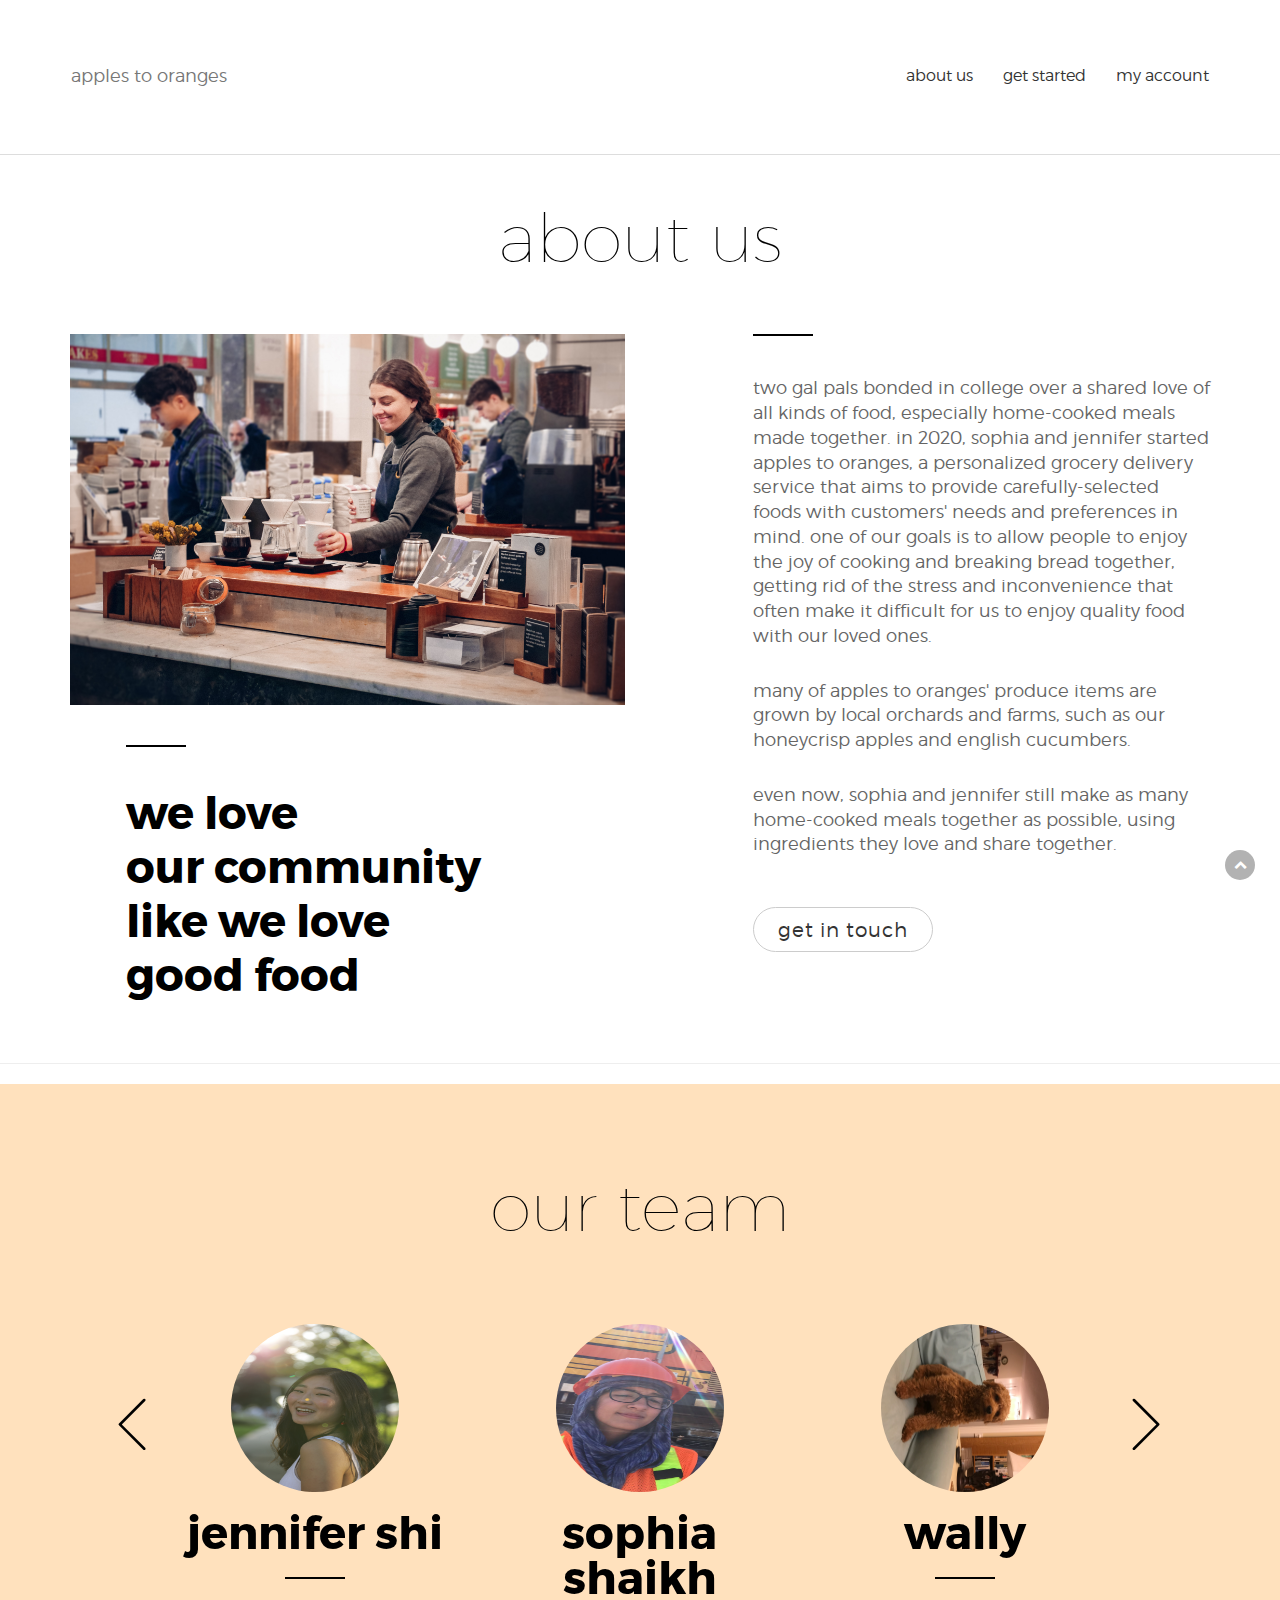
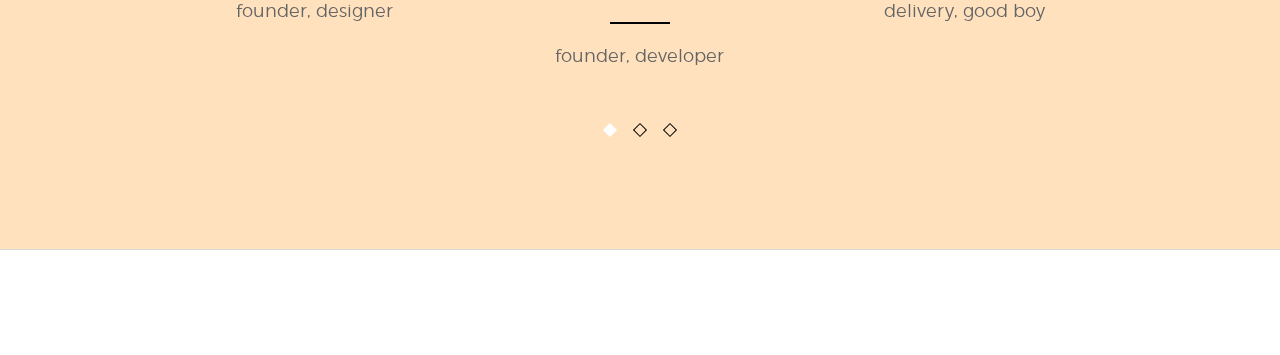
<file: aboutus.html>
<!doctype html>
<!--[if lt IE 7]>      <html class="no-js lt-ie9 lt-ie8 lt-ie7" lang=""> <![endif]-->
<!--[if IE 7]>         <html class="no-js lt-ie9 lt-ie8" lang=""> <![endif]-->
<!--[if IE 8]>         <html class="no-js lt-ie9" lang=""> <![endif]-->
<!--[if gt IE 8]><!--> <html class="no-js" lang=""> <!--<![endif]-->
    <head>
        <meta charset="utf-8">
        <meta http-equiv="X-UA-Compatible" content="IE=edge,chrome=1">
        <title>apples to oranges</title>
        <meta name="description" content="">
        <meta name="viewport" content="width=device-width, initial-scale=1">
        <link rel="apple-touch-icon" href="apple-touch-icon.png">


        <link rel="stylesheet" href="assets/css/fonticons.css">
        <link rel="stylesheet" href="assets/css/slider-pro.css">
        <link rel="stylesheet" href="assets/css/stylesheet.css">
        <link rel="stylesheet" href="assets/css/font-awesome.min.css">
        <link rel="stylesheet" href="assets/css/bootstrap.min.css">


        <!--For Plugins external css-->
        <link rel="stylesheet" href="assets/css/plugins.css" />

        <!--Theme custom css -->
        <link rel="stylesheet" href="assets/css/style.css">

        <!--Theme Responsive css-->
        <link rel="stylesheet" href="assets/css/responsive.css" />

        <script src="assets/js/vendor/modernizr-2.8.3-respond-1.4.2.min.js"></script>
    </head>
    <body data-spy="scroll" data-target=".navbar-collapse">
        <!--[if lt IE 8]>
            <p class="browserupgrade">You are using an <strong>outdated</strong> browser. Please <a href="http://browsehappy.com/">upgrade your browser</a> to improve your experience.</p>
        <![endif]-->
        <header id="main_menu" class="header navbar-fixed-top">            
            <div class="main_menu_bg">
                <div class="container">
                    <div class="row">
                        <div class="nave_menu">
                            <nav class="navbar navbar-default" id="navmenu">
                                <div class="container-fluid">
                                    <!-- Brand and toggle get grouped for better mobile display -->
                                    <div class="navbar-header">
                                        <button type="button" class="navbar-toggle collapsed" data-toggle="collapse" data-target="#bs-example-navbar-collapse-1" aria-expanded="false">
                                            <span class="sr-only">Toggle navigation</span>
                                            <span class="icon-bar"></span>
                                            <span class="icon-bar"></span>
                                            <span class="icon-bar"></span>
                                        </button>
                                        <a class="navbar-brand" href="index.html">
                                            apples to oranges
                                        </a>
                                    </div>

                                    <!-- Collect the nav links, forms, and other content for toggling -->



                                    <div class="collapse navbar-collapse" id="bs-example-navbar-collapse-1">
                                        <ul class="nav navbar-nav navbar-right">
                                            <li><a href="aboutus.html">about us</a></li>
                                            <li><a href="service.html">get started</a></li>
                                            <li><a href="service.html">my account</a>
                                            </li>
                                    
                                        </ul>    
                                    </div>

                                </div>
                            </nav>
                        </div>	
                    </div>

                </div>

            </div>
        </header> <!--End of header -->



        <!-- About Section -->
        <section id="aboutus" class="aboutus margin-top-120">
            <div class="container">
                <div class="row">
                    <div class="col-sm-12">
                        <div class="head_title text-center margin-top-80">
                            <h1>about us</h1>
                        </div><!-- End of head title -->

                        <div class="main_about_area"> 
                            <div class="row">

                                <div class="col-sm-6">
                                    <div class="signle_about_left">
                                        <img src="assets/images/clerk.jpg" alt="" />
                                        <div class="single_about_left_text">
                                            <div class="separator2"></div>
                                            <h4>we love <br />
                                                our community <br />
                                                like we love <br />
                                                good food </h4>
                                        </div>
                                    </div>


                                </div>

                                <div class="col-sm-5 col-sm-push-1">
                                    <div class="single_about">
                                        <div class="separator2"></div>
                                        <p> two gal pals bonded in college over a shared love of all kinds of food, especially home-cooked meals made together. in 2020, sophia and jennifer started apples to oranges,
                                            a personalized grocery delivery service that aims to provide carefully-selected foods with customers' needs and preferences in mind. one of our goals is to allow people to enjoy the joy of cooking and breaking bread together, getting rid of the stress and inconvenience that often make it difficult for us to enjoy quality food with our loved ones. 
                                            </p>

                                            <p>many of apples to oranges' produce items are grown by local orchards and farms, such as our honeycrisp apples and english cucumbers.</p>

                                        <p> even now, sophia and jennifer still make as many home-cooked meals together as possible, using ingredients they love and share together.</p>

                                    

                                        <a href="" class="btn btn-default">get in touch</a>
                                    </div>
                                </div>

                            </div>
                        </div>
                    </div><!-- End of col-sm-12 -->
                </div><!-- End of row -->
            </div><!-- End of Container -->
            <hr />
        </section><!-- End of about Section -->



        



       <!-- Team Section -->
       <section id="team" class="team colorsbg sections">
        <div class="container">
            <div class="row">
                <div class="main_team_area">
                    <div class="head_title text-center">
                        <h1>our team</h1>
                    </div><!-- End of head title -->

                    <div class="main_team text-center">
                        <div class="single_team">
                            <div class="col-sm-10 col-sm-offset-1">
                                <div class="row">
                                    <div class="col-sm-4">
                                        <div class="team">
                                            <img class="img-circle" src="assets/images/jenniferme.jpg" alt="" />
                                            <h4>jennifer shi</h4>
                                            <div class="separator"></div>
                                            <p>founder, designer</p>
                                        </div>
                                    </div> <!-- End of col-sm-4 --> 
                                    <div class="col-sm-4">
                                        <div class="team">
                                            <img class="img-circle" src="assets/images/sophia.jpg" alt="" />
                                            <h4>sophia shaikh</h4>
                                            <div class="separator"></div>
                                            <p>founder, developer </p>
                                        </div>
                                    </div> <!-- End of col-sm-4 --> 
                                    <div class="col-sm-4">
                                        <div class="team">
                                            <img id="wally" class="img-circle" src="assets/images/wally.jpeg" alt="" />
                                            <h4>wally</h4>
                                            <div class="separator"></div>
                                            <p>delivery, good boy</p>
                                        </div>
                                    </div><!-- End of col-sm-4 -->  
                                </div>
                            </div><!-- End of col-sm-10 -->
                        </div>
                        <div class="single_team">
                            <div class="col-sm-10 col-sm-offset-1">
                                <div class="row">
                                    <div class="col-sm-4">
                                        <div class="team">
                                            <img class="img-circle" src="assets/images/team1.jpg" alt="" />
                                            <h4>paul hall</h4>
                                            <div class="separator"></div>
                                            <p>art director</p>
                                        </div>
                                    </div> <!-- End of col-sm-4 --> 
                                    <div class="col-sm-4">
                                        <div class="team">
                                            <img class="img-circle" src="assets/images/team1.jpg" alt="" />
                                            <h4>joshua spencer</h4>
                                            <div class="separator"></div>
                                            <p>founder</p>
                                        </div>
                                    </div><!-- End of col-sm-4 -->  
                                    <div class="col-sm-4">
                                        <div class="team">
                                            <img class="img-circle" src="assets/images/team1.jpg" alt="" />
                                            <h4>diane lewis</h4>
                                            <div class="separator"></div>
                                            <p>artist, designer</p>
                                        </div>
                                    </div> <!-- End of col-sm-4 --> 
                                </div>
                            </div><!-- End of col-sm-10 -->
                        </div>
                        <div class="single_team">
                            <div class="col-sm-10 col-sm-offset-1">
                                <div class="row">
                                    <div class="col-sm-4">
                                        <div class="team">
                                            <img class="img-circle" src="assets/images/team1.jpg" alt="" />
                                            <h4>paul hall</h4>
                                            <div class="separator"></div>
                                            <p>art director</p>
                                        </div>
                                    </div><!-- End of col-sm-4 -->  
                                    <div class="col-sm-4">
                                        <div class="team">
                                            <img class="img-circle" src="assets/images/team1.jpg" alt="" />
                                            <h4>joshua spencer</h4>
                                            <div class="separator"></div>
                                            <p>founder</p>
                                        </div>
                                    </div> <!-- End of col-sm-4 --> 
                                    <div class="col-sm-4">
                                        <div class="team">
                                            <img class="img-circle" src="assets/images/team1.jpg" alt="" />
                                            <h4>diane lewis</h4>
                                            <div class="separator"></div>
                                            <p>artist, designer</p>
                                        </div>
                                    </div><!-- End of col-sm-4 -->  
                                </div>
                            </div><!-- End of col-sm-10 -->
                        </div>
                    </div>
                </div>
            </div><!-- End of row -->
        </div><!-- End of Contaier -->
    </section><!-- End of portfolio Section --> 



        
       




        <!-- footer section -->
        <footer id="footer" class="footer">
            <div class="container">
                <div class="main_footer">
                    <div class="row">
                        <div class="col-sm-12">
                            <div class="copyright_text text-center">
                                <p class=" wow fadeInRight" data-wow-duration="1s">Made with <i class="fa fa-heart"></i> by <a target="_blank" href="http://bootstrapthemes.co">Bootstrap Themes</a>2016. All Rights Reserved</p>
                            </div>
                        </div>
                    </div>
                </div>
            </div><!-- End of container -->
        </footer><!-- End of footer Section-->



        <!-- START SCROLL TO TOP  -->

        <div class="scrollup">
            <a href="#"><i class="fa fa-chevron-up"></i></a>
        </div>

        <script src="assets/js/vendor/jquery-1.11.2.min.js"></script>
        <script src="assets/js/vendor/bootstrap.min.js"></script>

        <script src="assets/js/jquery.easing.1.3.js"></script>
        <script src="assets/js/masonry/masonry.min.js"></script>
        <script type="text/javascript">
            $('.mixcontent').masonry();
        </script>

        <script src="assets/js/jquery.sliderPro.min.js"></script>
        <script type="text/javascript">
            $(document).ready(function ($) {
                $('#example3').sliderPro({
                    width: 960,
                    height: 200,
                    fade: true,
                    arrows: false,
                    buttons: true,
                    fullScreen: false,
                    shuffle: true,
                    smallSize: 500,
                    mediumSize: 1000,
                    largeSize: 3000,
                    thumbnailArrows: true,
                    autoplay: false,
                    thumbnailsContainerSize: 960

                });
            });
        </script>
        <script src="assets/js/plugins.js"></script>
        <script src="assets/js/main.js"></script>

    </body>
</html>
</file>
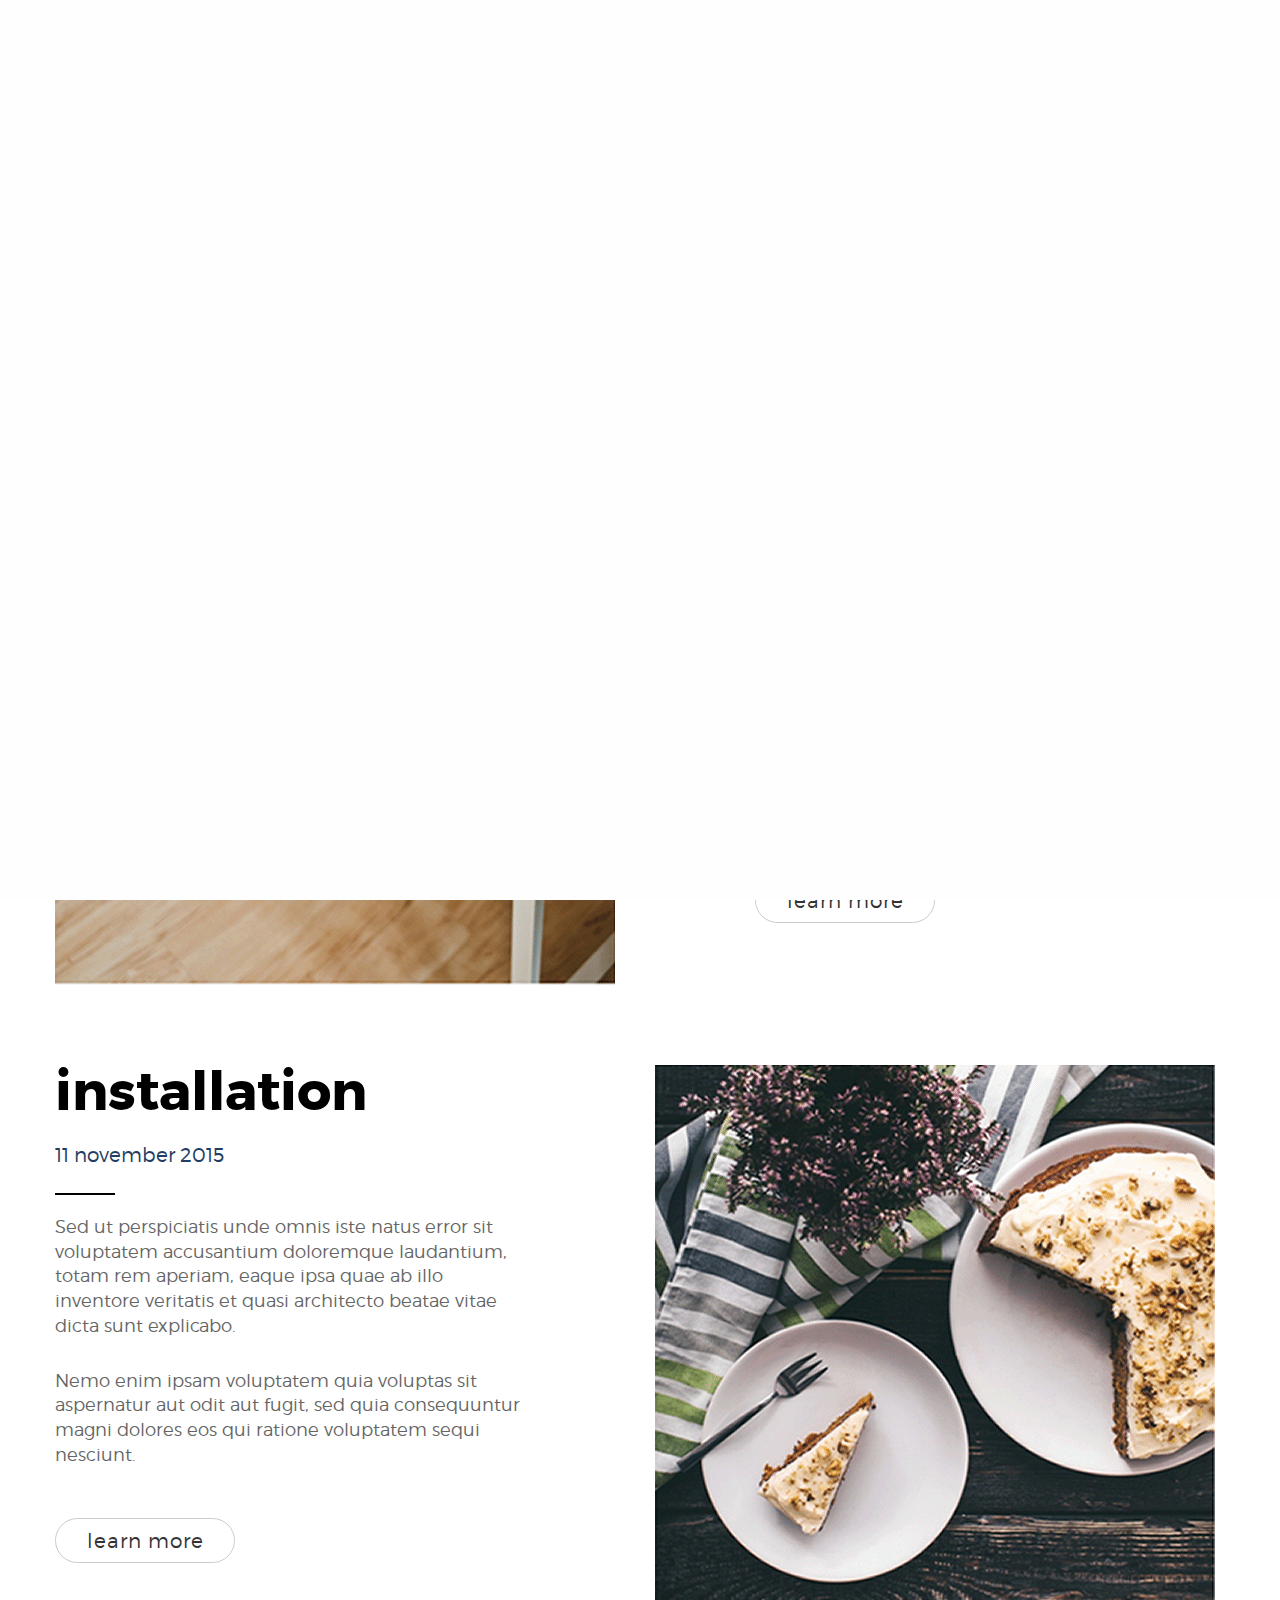
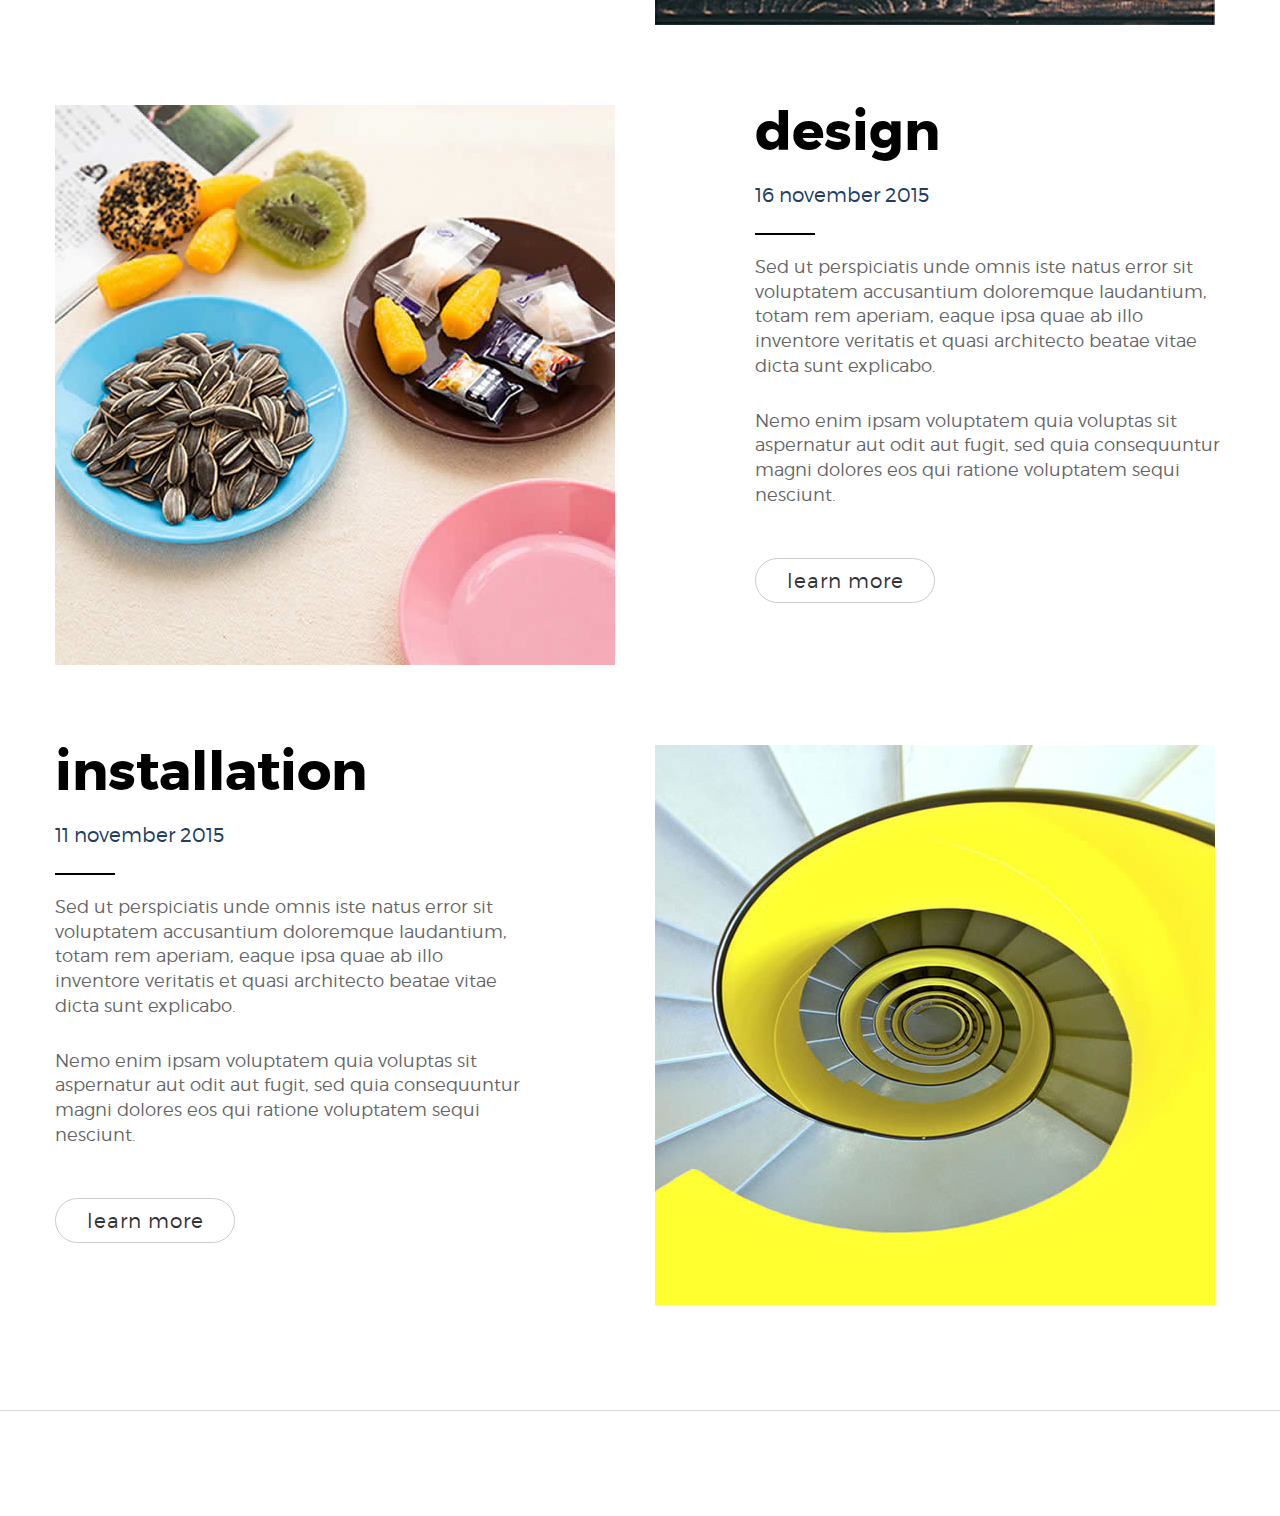
<file: blog.html>
<!doctype html>
<!--[if lt IE 7]>      <html class="no-js lt-ie9 lt-ie8 lt-ie7" lang=""> <![endif]-->
<!--[if IE 7]>         <html class="no-js lt-ie9 lt-ie8" lang=""> <![endif]-->
<!--[if IE 8]>         <html class="no-js lt-ie9" lang=""> <![endif]-->
<!--[if gt IE 8]><!--> <html class="no-js" lang=""> <!--<![endif]-->
    <head>
        <meta charset="utf-8">
        <meta http-equiv="X-UA-Compatible" content="IE=edge,chrome=1">
        <title>Clemo – Free HTML5 Multipurpose Portfolio Page Template</title>
        <meta name="description" content="">
        <meta name="viewport" content="width=device-width, initial-scale=1">
        <link rel="apple-touch-icon" href="apple-touch-icon.png">


        <link rel="stylesheet" href="assets/css/fonticons.css">
        <link rel="stylesheet" href="assets/css/slider-pro.css">
        <link rel="stylesheet" href="assets/css/stylesheet.css">
        <link rel="stylesheet" href="assets/css/font-awesome.min.css">
        <link rel="stylesheet" href="assets/css/bootstrap.min.css">


        <!--For Plugins external css-->
        <link rel="stylesheet" href="assets/css/plugins.css" />

        <!--Theme custom css -->
        <link rel="stylesheet" href="assets/css/style.css">

        <!--Theme Responsive css-->
        <link rel="stylesheet" href="assets/css/responsive.css" />

        <script src="assets/js/vendor/modernizr-2.8.3-respond-1.4.2.min.js"></script>
    </head>
    <body data-spy="scroll" data-target=".navbar-collapse">
        <!--[if lt IE 8]>
            <p class="browserupgrade">You are using an <strong>outdated</strong> browser. Please <a href="http://browsehappy.com/">upgrade your browser</a> to improve your experience.</p>
        <![endif]-->
        <div class='preloader'><div class='loaded'>&nbsp;</div></div>
        <header id="main_menu" class="header navbar-fixed-top">            
            <div class="main_menu_bg">
                <div class="container">
                    <div class="row">
                        <div class="nave_menu">
                            <nav class="navbar navbar-default" id="navmenu">
                                <div class="container-fluid">
                                    <!-- Brand and toggle get grouped for better mobile display -->
                                    <div class="navbar-header">
                                        <button type="button" class="navbar-toggle collapsed" data-toggle="collapse" data-target="#bs-example-navbar-collapse-1" aria-expanded="false">
                                            <span class="sr-only">Toggle navigation</span>
                                            <span class="icon-bar"></span>
                                            <span class="icon-bar"></span>
                                            <span class="icon-bar"></span>
                                        </button>
                                        <a class="navbar-brand" href="index.html">
                                            <img src="assets/images/logo.png"/>
                                        </a>
                                    </div>

                                    <!-- Collect the nav links, forms, and other content for toggling -->



                                    <div class="collapse navbar-collapse" id="bs-example-navbar-collapse-1">
                                        <ul class="nav navbar-nav navbar-right">
                                            <li><a href="aboutus.html">about us</a></li>
                                            <li class="dropdown"><a href="#" class="dropdown-toggle" data-toggle="dropdown" role="button" aria-haspopup="true">services</a>
                                                <ul class="dropdown-menu">
                                                    <li><a href="service.html">service page</a></li>
                                                    <li><a href="service1.html">service page two</a></li>
                                                </ul>
                                            </li>
                                            <li class="dropdown"><a href="#" class="dropdown-toggle" data-toggle="dropdown" role="button" aria-haspopup="true">works</a>
                                                <ul class="dropdown-menu">
                                                    <li><a href="work.html">work page</a></li>
                                                    <li><a href="work1.html">work page Two</a></li>
                                                </ul>
                                            </li>
                                            <li class="dropdown"><a href="#" class="dropdown-toggle" data-toggle="dropdown" role="button" aria-haspopup="true">blog</a>
                                                <ul class="dropdown-menu">
                                                    <li><a href="blog.html">blog page</a></li>
                                                    <li><a href="bloginner.html">singleblog page</a></li>
                                                </ul>
                                            </li>
                                            <li><a href="contact.html">contact</a></li>
                                        </ul>    
                                    </div>

                                </div>
                            </nav>
                        </div>	
                    </div>

                </div>

            </div>
        </header> <!--End of header -->



        <!-- Blog Section -->
        <section id="blog" class="blog sections margin-top-120">
            <div class="container">
                <div class="row">
                    <div class="col-sm-12">
                        <div class="head_title text-center">
                            <h1>blog</h1>
                        </div><!-- End of head title -->

                        <div class="row">

                            <ul class="list-inline text-center margin-bottom-60">
                                <li class="filter" data-filter="all">All</li>
                                <li class="filter creativemenu" data-filter=".category-1">creative kitchen</li>
                                <li class="filter" data-filter=".category-2">art design</li>
                                <li class="filter" data-filter=".category-3">life events </li>
                            </ul>

                            <div class="main_blog_area"> 
                                <div class="single_blog_area">
                                    <div class="row">
                                        <div class="col-sm-6">
                                            <div class="signle_service_left">
                                                <img src="assets/images/service0.png" alt="">
                                            </div>
                                        </div>
                                        <div class="col-sm-5 col-sm-push-1">
                                            <div class="single_service">
                                                <h2>kitchen</h2>
                                                <h5>16 november 2015</h5>
                                                <div class="separator2"></div>
                                                <p>Sed ut perspiciatis unde omnis iste natus error sit voluptatem accusantium doloremque laudantium, totam rem aperiam,
                                                    eaque ipsa quae ab illo inventore veritatis et quasi architecto beatae vitae dicta sunt explicabo.  </p>

                                                <p>Nemo enim ipsam voluptatem quia voluptas sit aspernatur aut odit aut fugit, 
                                                    sed quia consequuntur magni dolores eos qui ratione voluptatem sequi nesciunt.</p>

                                                <a href="" class="btn btn-default">learn more</a>
                                            </div>
                                        </div>
                                    </div>
                                </div><!-- End of single service area -->

                                <div class="single_blog_area  margin-top-80">
                                    <div class="row">

                                        <div class="col-sm-6 col-sm-push-6">
                                            <div class="signle_service_left">
                                                <img src="assets/images/service2.png" alt="">
                                            </div>
                                        </div>

                                        <div class="col-sm-5 col-sm-pull-6">
                                            <div class="single_service">
                                                <h2>installation</h2>
                                                <h5>11 november 2015</h5>
                                                <div class="separator2"></div>
                                                <p>Sed ut perspiciatis unde omnis iste natus error sit voluptatem accusantium doloremque laudantium, totam rem aperiam,
                                                    eaque ipsa quae ab illo inventore veritatis et quasi architecto beatae vitae dicta sunt explicabo.  </p>

                                                <p>Nemo enim ipsam voluptatem quia voluptas sit aspernatur aut odit aut fugit, 
                                                    sed quia consequuntur magni dolores eos qui ratione voluptatem sequi nesciunt.</p>

                                                <a href="" class="btn btn-default">learn more</a>
                                            </div>
                                        </div>

                                    </div>
                                </div><!-- End of single service area -->

                                <div class="single_blog_area margin-top-80">
                                    <div class="row">
                                        <div class="col-sm-6">
                                            <div class="signle_service_left">
                                                <img src="assets/images/service4.jpg" alt="">
                                            </div>
                                        </div>
                                        <div class="col-sm-5 col-sm-push-1">
                                            <div class="single_service">
                                                <h2>design</h2>
                                                <h5>16 november 2015</h5>
                                                <div class="separator2"></div>
                                                <p>Sed ut perspiciatis unde omnis iste natus error sit voluptatem accusantium doloremque laudantium, totam rem aperiam,
                                                    eaque ipsa quae ab illo inventore veritatis et quasi architecto beatae vitae dicta sunt explicabo.  </p>

                                                <p>Nemo enim ipsam voluptatem quia voluptas sit aspernatur aut odit aut fugit, 
                                                    sed quia consequuntur magni dolores eos qui ratione voluptatem sequi nesciunt.</p>

                                                <a href="" class="btn btn-default">learn more</a>
                                            </div>
                                        </div>
                                    </div>
                                </div><!-- End of single service area -->


                                <div class="single_blog_area  margin-top-80">
                                    <div class="row">

                                        <div class="col-sm-6 col-sm-push-6">
                                            <div class="signle_service_left">
                                                <img src="assets/images/service5.jpg" alt="">
                                            </div>
                                        </div>

                                        <div class="col-sm-5 col-sm-pull-6">
                                            <div class="single_service">
                                                <h2>installation</h2>
                                                <h5>11 november 2015</h5>
                                                <div class="separator2"></div>
                                                <p>Sed ut perspiciatis unde omnis iste natus error sit voluptatem accusantium doloremque laudantium, totam rem aperiam,
                                                    eaque ipsa quae ab illo inventore veritatis et quasi architecto beatae vitae dicta sunt explicabo.  </p>

                                                <p>Nemo enim ipsam voluptatem quia voluptas sit aspernatur aut odit aut fugit, 
                                                    sed quia consequuntur magni dolores eos qui ratione voluptatem sequi nesciunt.</p>

                                                <a href="" class="btn btn-default">learn more</a>
                                            </div>
                                        </div>

                                    </div>
                                </div><!-- End of single service area -->

                            </div>

                        </div>
                    </div><!-- End of col-sm-12 -->
                </div><!-- End of row -->
            </div><!-- End of Container -->
        </section><!-- End of Service Section -->


        <!-- footer Section -->
        <footer id="footer" class="footer">
            <div class="container">
                <div class="main_footer">
                    <div class="row">
                        <div class="col-sm-12">
                            <div class="copyright_text text-center">
                                <p class=" wow fadeInRight" data-wow-duration="1s">Made with <i class="fa fa-heart"></i> by <a target="_blank" href="http://bootstrapthemes.co">Bootstrap Themes</a>2016. All Rights Reserved</p>
                            </div>
                        </div>
                    </div>
                </div>
            </div><!-- End of container -->
        </footer><!-- End of footer -->



        <!-- START SCROLL TO TOP  -->

        <div class="scrollup">
            <a href="#"><i class="fa fa-chevron-up"></i></a>
        </div>


        <!-- jQuery -->
        <script src="assets/js/vendor/jquery-1.11.2.min.js"></script>

        <!-- jQuery Bootstrap js  -->
        <script src="assets/js/vendor/bootstrap.min.js"></script>

        <!-- jQuery easing js  -->
        <script src="assets/js/jquery.easing.1.3.js"></script>

        <!-- jQuery masonry js  -->
        <!--        <script src="assets/js/masonry/masonry.min.js"></script>
                <script type="text/javascript">
                    $('.mixcontent').masonry();
                </script>-->

        <!-- jQuery Mixitup  -->
        <script src="assets/js/jquery.mixitup.min.js"></script>
        <script type="text/javascript">
            $('.blogmix').mixItUp();
        </script>



        <!-- jQuery plugins  -->
        <script src="assets/js/plugins.js"></script>

        <!-- jQuery Main js  -->
        <script src="assets/js/main.js"></script>

    </body>
</html>
</file>
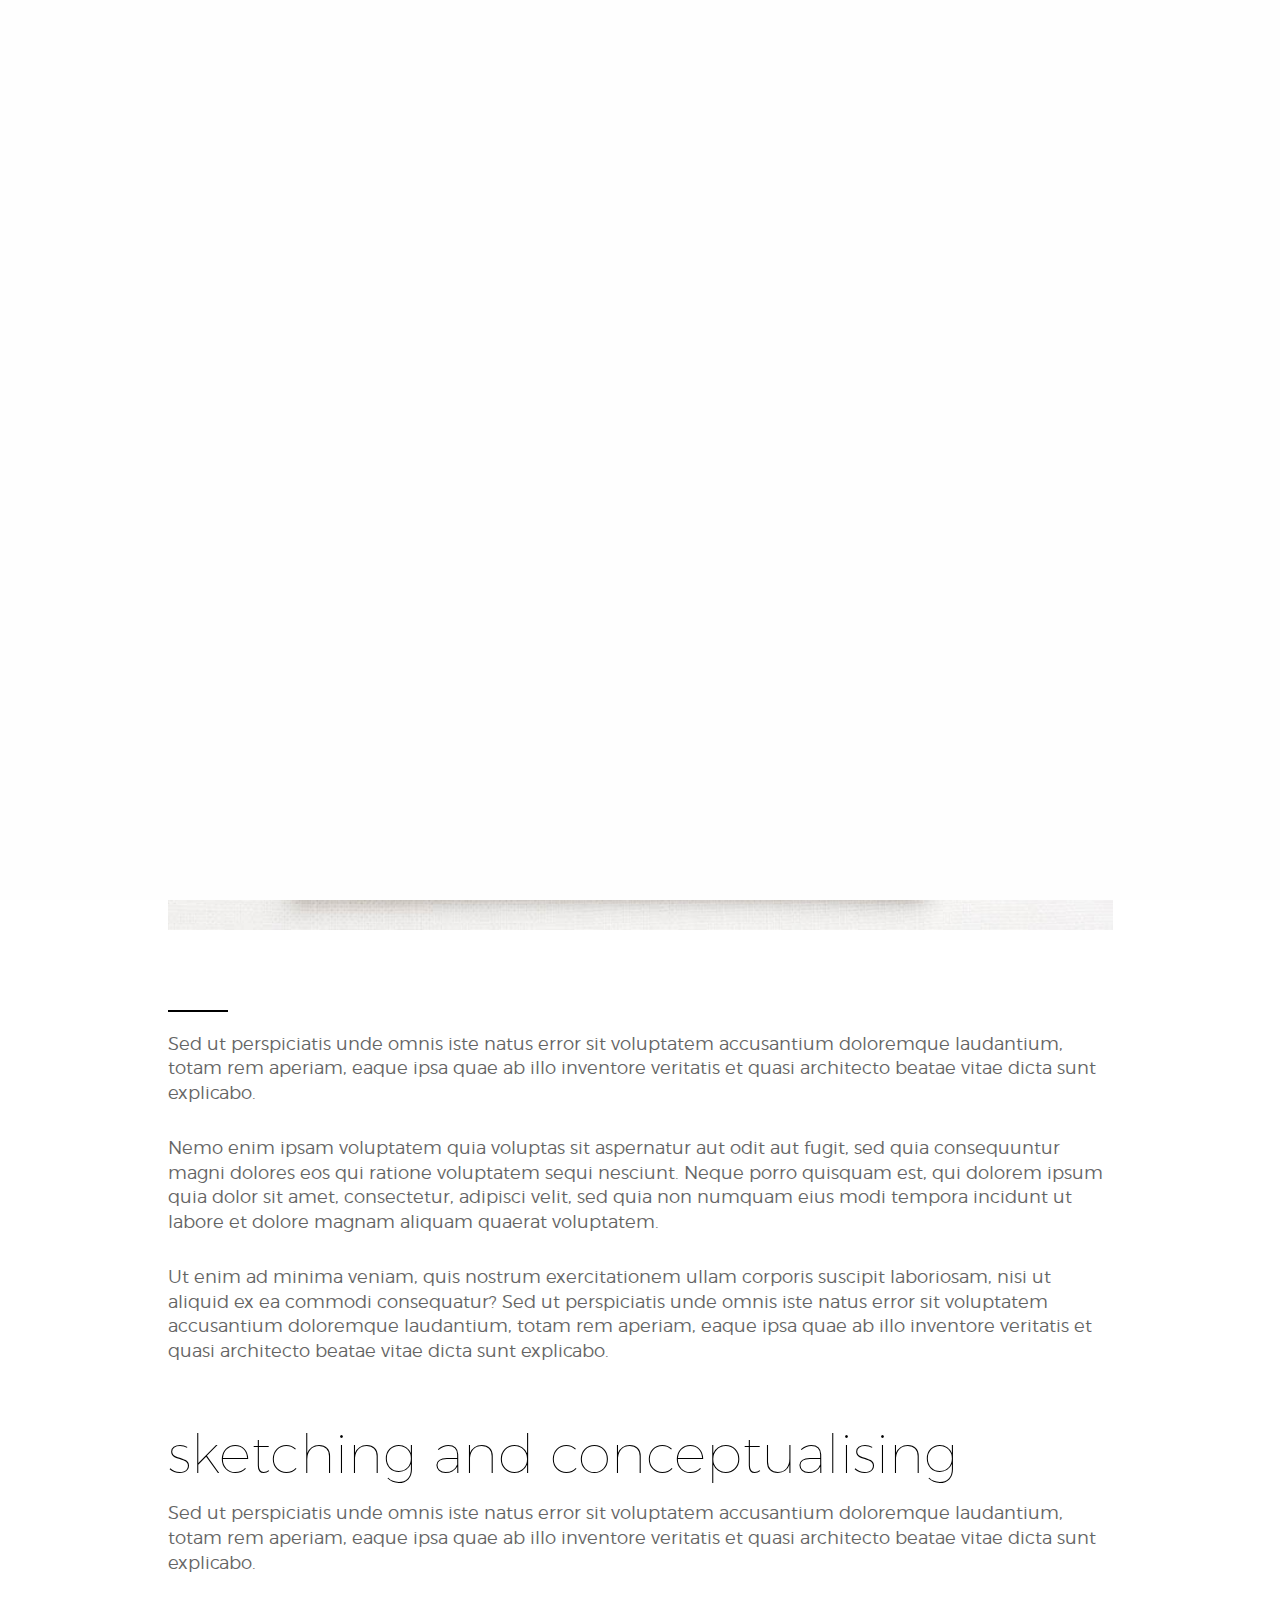
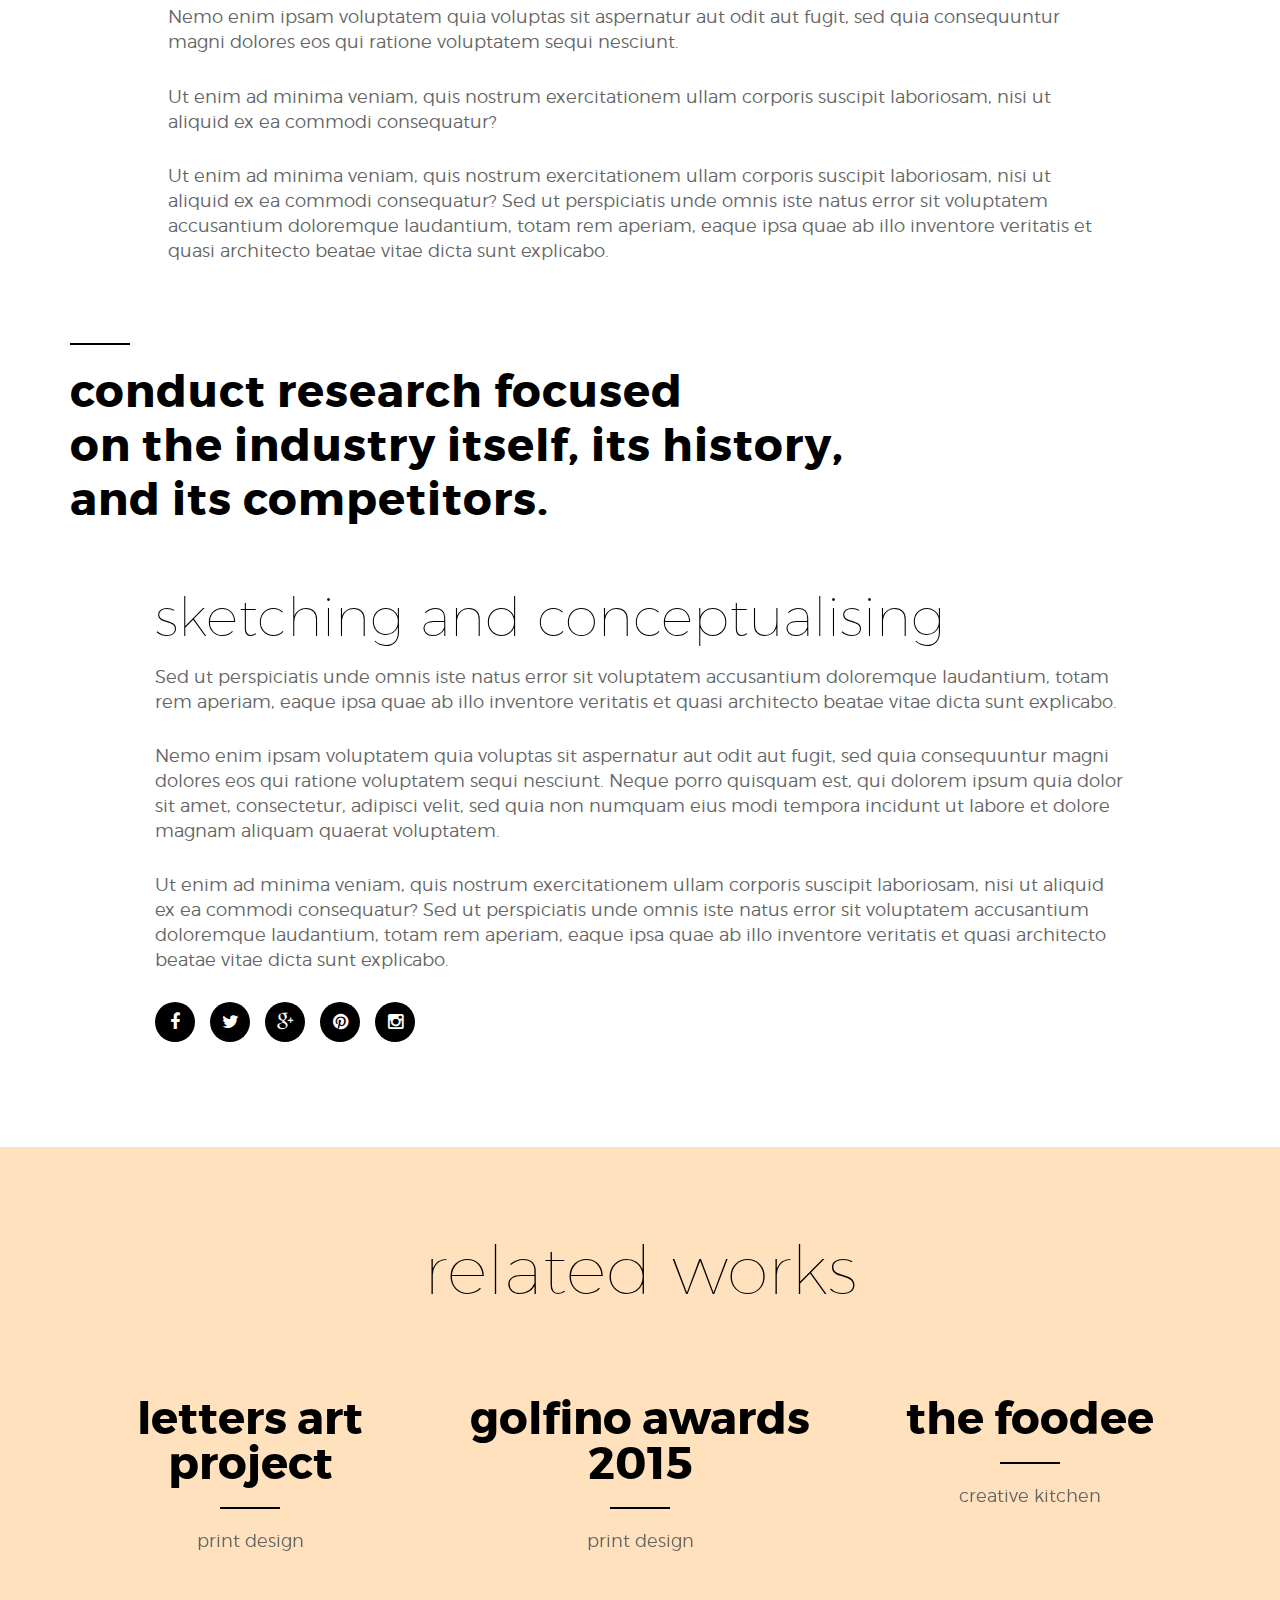
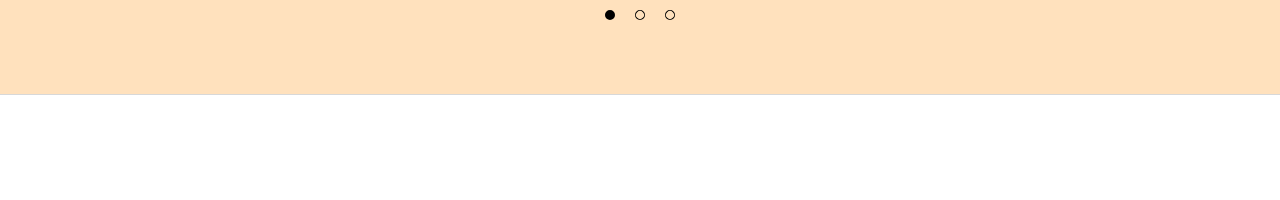
<file: bloginner.html>
<!doctype html>
<!--[if lt IE 7]>      <html class="no-js lt-ie9 lt-ie8 lt-ie7" lang=""> <![endif]-->
<!--[if IE 7]>         <html class="no-js lt-ie9 lt-ie8" lang=""> <![endif]-->
<!--[if IE 8]>         <html class="no-js lt-ie9" lang=""> <![endif]-->
<!--[if gt IE 8]><!--> <html class="no-js" lang=""> <!--<![endif]-->
    <head>
        <meta charset="utf-8">
        <meta http-equiv="X-UA-Compatible" content="IE=edge,chrome=1">
        <title>Clemo – Free HTML5 Multipurpose Portfolio Page Template</title>
        <meta name="description" content="">
        <meta name="viewport" content="width=device-width, initial-scale=1">
        <link rel="apple-touch-icon" href="apple-touch-icon.png">


        <link rel="stylesheet" href="assets/css/fonticons.css">
        <link rel="stylesheet" href="assets/css/slider-pro.css">
        <link rel="stylesheet" href="assets/css/stylesheet.css">
        <link rel="stylesheet" href="assets/css/font-awesome.min.css">
        <link rel="stylesheet" href="assets/css/bootstrap.min.css">


        <!--For Plugins external css-->
        <link rel="stylesheet" href="assets/css/plugins.css" />

        <!--Theme custom css -->
        <link rel="stylesheet" href="assets/css/style.css">

        <!--Theme Responsive css-->
        <link rel="stylesheet" href="assets/css/responsive.css" />

        <script src="assets/js/vendor/modernizr-2.8.3-respond-1.4.2.min.js"></script>
    </head>
    <body data-spy="scroll" data-target=".navbar-collapse">
        <!--[if lt IE 8]>
            <p class="browserupgrade">You are using an <strong>outdated</strong> browser. Please <a href="http://browsehappy.com/">upgrade your browser</a> to improve your experience.</p>
        <![endif]-->
        <div class='preloader'><div class='loaded'>&nbsp;</div></div>
        <header id="main_menu" class="header navbar-fixed-top">            
            <div class="main_menu_bg">
                <div class="container">
                    <div class="row">
                        <div class="nave_menu">
                            <nav class="navbar navbar-default" id="navmenu">
                                <div class="container-fluid">
                                    <!-- Brand and toggle get grouped for better mobile display -->
                                    <div class="navbar-header">
                                        <button type="button" class="navbar-toggle collapsed" data-toggle="collapse" data-target="#bs-example-navbar-collapse-1" aria-expanded="false">
                                            <span class="sr-only">Toggle navigation</span>
                                            <span class="icon-bar"></span>
                                            <span class="icon-bar"></span>
                                            <span class="icon-bar"></span>
                                        </button>
                                        <a class="navbar-brand" href="index.html">
                                            <img src="assets/images/logo.png"/>
                                        </a>
                                    </div>

                                    <!-- Collect the nav links, forms, and other content for toggling -->



                                    <div class="collapse navbar-collapse" id="bs-example-navbar-collapse-1">
                                        <ul class="nav navbar-nav navbar-right">
                                            <li><a href="aboutus.html">about us</a></li>
                                            <li class="dropdown"><a href="#" class="dropdown-toggle" data-toggle="dropdown" role="button" aria-haspopup="true">services</a>
                                                <ul class="dropdown-menu">
                                                    <li><a href="service.html">service page</a></li>
                                                    <li><a href="service1.html">service page two</a></li>
                                                </ul>
                                            </li>
                                            <li class="dropdown"><a href="#" class="dropdown-toggle" data-toggle="dropdown" role="button" aria-haspopup="true">works</a>
                                                <ul class="dropdown-menu">
                                                    <li><a href="work.html">work page</a></li>
                                                    <li><a href="work1.html">work page Two</a></li>
                                                </ul>
                                            </li>
                                            <li class="dropdown"><a href="#" class="dropdown-toggle" data-toggle="dropdown" role="button" aria-haspopup="true">blog</a>
                                                <ul class="dropdown-menu">
                                                    <li><a href="blog.html">blog page</a></li>
                                                    <li><a href="bloginner.html">singleblog page</a></li>
                                                </ul>
                                            </li>
                                            <li><a href="contact.html">contact</a></li>
                                        </ul>    
                                    </div>

                                </div>
                            </nav>
                        </div>	
                    </div>

                </div>

            </div>
        </header> <!--End of header -->




        <!-- Service Section -->
        <section id="bloginner" class="bloginner sections margin-top-120">
            <div class="container">
                <div class="row">
                    <div class="col-sm-12">
                        <div class="head_title text-center">
                            <h1>how to make a good design?</h1>

                            <h5>16 november 2015</h5>
                        </div><!-- End of head title -->
                        <div class="main_bloginner_area">
                            <div class="row">
                                <div class="col-sm-10 col-sm-offset-1">
                                    <div class="main_bloginner_content">
                                        <div class="single_bloginner s_blogIner_1 text-center">
                                            <img src="assets/images/bloginner1.jpg" alt="" />
                                        </div><!-- End of single single_bloginner -->

                                        <div class="single_bloginner s_blogIner_2 margin-top-80">
                                            <div class="separator2"></div>
                                            <p>Sed ut perspiciatis unde omnis iste natus error sit voluptatem accusantium doloremque laudantium, 
                                                totam rem aperiam, eaque ipsa quae ab illo inventore veritatis et quasi architecto beatae vitae dicta sunt explicabo. </p>

                                            <p>Nemo enim ipsam voluptatem quia voluptas sit aspernatur aut odit aut fugit,
                                                sed quia consequuntur magni dolores eos qui ratione voluptatem sequi nesciunt. Neque porro quisquam est, qui dolorem ipsum quia dolor sit amet, consectetur,
                                                adipisci velit, sed quia non numquam eius modi tempora incidunt ut labore et dolore magnam aliquam quaerat voluptatem.</p>

                                            <p>Ut enim ad minima veniam, quis nostrum exercitationem ullam corporis suscipit laboriosam, nisi ut aliquid ex ea commodi 
                                                consequatur? Sed ut perspiciatis unde omnis iste natus error sit voluptatem accusantium doloremque laudantium,
                                                totam rem aperiam, eaque ipsa quae ab illo inventore veritatis et quasi architecto beatae vitae dicta sunt explicabo. </p>

                                        </div>

                                        <div class="single_bloginner s_blogIner_3 margin-top-60">
                                            <h1>sketching and conceptualising</h1>
                                            <p>Sed ut perspiciatis unde omnis iste natus error sit voluptatem accusantium doloremque laudantium, totam rem aperiam, 
                                                eaque ipsa quae ab illo inventore veritatis et quasi architecto beatae vitae dicta sunt explicabo. </p>

                                            <p>
                                                Nemo enim ipsam voluptatem quia voluptas sit aspernatur aut odit aut fugit, sed 	
                                                quia consequuntur magni dolores eos qui ratione voluptatem sequi nesciunt. </p>

                                            <p>	Ut enim ad minima veniam, quis nostrum exercitationem ullam corporis suscipit
                                                laboriosam, nisi ut aliquid ex ea commodi consequatur?</p>

                                            <p>Ut enim ad minima veniam, quis nostrum exercitationem ullam corporis suscipit laboriosam, nisi ut aliquid ex ea commodi consequatur? 
                                                Sed ut perspiciatis unde omnis iste natus error sit voluptatem accusantium doloremque laudantium, totam rem aperiam, eaque ipsa quae ab 
                                                illo inventore veritatis et quasi architecto beatae vitae dicta sunt explicabo. </p> 
                                        </div>
                                    </div>
                                </div>
                            </div>
                        </div>

                        <div class="row">
                            <div class="col-sm-12">
                                <div class="single_bloginner s_blogIner_4 single_bloginner_bottom_heading margin-top-80">
                                    <div class="separator2"></div>
                                    <h4>conduct research focused <br />
                                        on the industry itself, its history, <br />
                                        and its competitors.</h4>
                                </div>
                            </div>

                            <div class="row">
                                <div class="col-sm-10 col-sm-push-1">
                                    <div class="single_bloginner s_blogIner_5 margin-top-60">
                                        <h1>sketching and conceptualising</h1>
                                        <p>Sed ut perspiciatis unde omnis iste natus error sit voluptatem accusantium doloremque laudantium, totam rem aperiam, 
                                            eaque ipsa quae ab illo inventore veritatis et quasi architecto beatae vitae dicta sunt explicabo. </p>

                                        <p>Nemo enim ipsam voluptatem quia voluptas sit aspernatur aut odit aut fugit, sed quia consequuntur magni dolores eos qui ratione voluptatem sequi nesciunt. Neque porro quisquam est, qui dolorem ipsum quia dolor sit amet, consectetur, adipisci velit, 
                                            sed quia non numquam eius modi tempora incidunt ut labore et dolore magnam aliquam quaerat voluptatem.</p>

                                        <p>Ut enim ad minima veniam, quis nostrum exercitationem ullam corporis suscipit laboriosam, nisi ut aliquid ex ea commodi consequatur? Sed ut perspiciatis unde omnis iste natus error sit voluptatem accusantium doloremque laudantium, 
                                            totam rem aperiam, eaque ipsa quae ab illo inventore veritatis et quasi architecto beatae vitae dicta sunt explicabo. </p>


                                        <div class="work_socail transition">
                                            <a href=""><i class="fa fa-facebook img-circle"></i></a>
                                            <a href=""><i class="fa fa-twitter img-circle"></i></a>
                                            <a href=""><i class="fa fa-google-plus img-circle"></i></a>
                                            <a href=""><i class="fa fa-pinterest img-circle"></i></a>
                                            <a href=""><i class="fa fa-instagram img-circle"></i></a>
                                        </div>
                                    </div>

                                </div>
                            </div>
                        </div>
                    </div><!-- End of col-sm-12 -->
                </div><!-- End of row -->
            </div><!-- End of Container -->
        </section><!-- End of Service Section -->




        <!-- Team Section -->
        <section id="work1_team" class="work1_team colorsbg sections">
            <div class="container">
                <div class="row">
                    <div class="main_work1_team_area">
                        <div class="head_title text-center">
                            <h1>related works</h1>
                        </div><!-- End of head title -->

                        <div class="main_work1_team text-center">
                            <div class="single_work1_team">
                                <div class="col-sm-12">
                                    <div class="row">
                                        <div class="col-sm-4">
                                            <div class="team">
                                                <h4>letters art
                                                    project</h4>
                                                <div class="separator"></div>
                                                <p>print design</p>
                                            </div>
                                        </div> <!-- End of col-sm-4 --> 
                                        <div class="col-sm-4">
                                            <div class="team">
                                                <h4>golfino awards
                                                    2015</h4>
                                                <div class="separator"></div>
                                                <p>print design</p>
                                            </div>
                                        </div> <!-- End of col-sm-4 --> 
                                        <div class="col-sm-4">
                                            <div class="team">
                                                <h4>the foodee</h4>
                                                <div class="separator"></div>
                                                <p>creative kitchen</p>
                                            </div>
                                        </div><!-- End of col-sm-4 -->  
                                    </div>
                                </div><!-- End of col-sm-10 -->
                            </div>

                            <div class="single_work1_team">
                                <div class="col-sm-10 col-sm-offset-1">
                                    <div class="row">
                                        <div class="col-sm-4">
                                            <div class="team">
                                                <h4>letters art
                                                    project</h4>
                                                <div class="separator"></div>
                                                <p>print design</p>
                                            </div>
                                        </div> <!-- End of col-sm-4 --> 
                                        <div class="col-sm-4">
                                            <div class="team">
                                                <h4>golfino awards
                                                    2015</h4>
                                                <div class="separator"></div>
                                                <p>print design</p>
                                            </div>
                                        </div> <!-- End of col-sm-4 --> 
                                        <div class="col-sm-4">
                                            <div class="team">
                                                <h4>the foodee</h4>
                                                <div class="separator"></div>
                                                <p>creative kitchen</p>
                                            </div>
                                        </div><!-- End of col-sm-4 -->  
                                    </div>
                                </div><!-- End of col-sm-10 -->
                            </div>
                            <div class="single_work1_team">
                                <div class="col-sm-10 col-sm-offset-1">
                                    <div class="row">
                                        <div class="col-sm-4">
                                            <div class="team">
                                                <h4>letters art
                                                    project</h4>
                                                <div class="separator"></div>
                                                <p>print design</p>
                                            </div>
                                        </div> <!-- End of col-sm-4 --> 
                                        <div class="col-sm-4">
                                            <div class="team">
                                                <h4>golfino awards
                                                    2015</h4>
                                                <div class="separator"></div>
                                                <p>print design</p>
                                            </div>
                                        </div> <!-- End of col-sm-4 --> 
                                        <div class="col-sm-4">
                                            <div class="team">
                                                <h4>the foodee</h4>
                                                <div class="separator"></div>
                                                <p>creative kitchen</p>
                                            </div>
                                        </div><!-- End of col-sm-4 -->  
                                    </div>
                                </div><!-- End of col-sm-10 -->
                            </div>
                        </div>
                    </div>
                </div><!-- End of row -->
            </div><!-- End of Contaier -->
        </section><!-- End of portfolio Section --> 


        <!-- footer Section -->
        <footer id="footer" class="footer">
            <div class="container">
                <div class="main_footer">
                    <div class="row">
                        <div class="col-sm-12">
                            <div class="copyright_text text-center">
                                <p class=" wow fadeInRight" data-wow-duration="1s">Made with <i class="fa fa-heart"></i> by <a target="_blank" href="http://bootstrapthemes.co">Bootstrap Themes</a>2016. All Rights Reserved</p>
                            </div>
                        </div>
                    </div>
                </div>
            </div><!-- End of container -->
        </footer><!-- End of footer -->



        <!-- START SCROLL TO TOP  -->

        <div class="scrollup">
            <a href="#"><i class="fa fa-chevron-up"></i></a>
        </div>

        <script src="assets/js/vendor/jquery-1.11.2.min.js"></script>
        <script src="assets/js/vendor/bootstrap.min.js"></script>

        <script src="assets/js/jquery.easing.1.3.js"></script>
        <script src="assets/js/masonry/masonry.min.js"></script>
        <script type="text/javascript">
            $('.mixcontent').masonry();
        </script>

        <script src="assets/js/jquery.sliderPro.min.js"></script>
        <script type="text/javascript">
            $(document).ready(function ($) {
                $('#example3').sliderPro({
                    width: 960,
                    height: 200,
                    fade: true,
                    arrows: false,
                    buttons: true,
                    fullScreen: false,
                    shuffle: true,
                    smallSize: 500,
                    mediumSize: 1000,
                    largeSize: 3000,
                    thumbnailArrows: true,
                    autoplay: false,
                    thumbnailsContainerSize: 960

                });
            });
        </script>
        <script src="assets/js/plugins.js"></script>
        <script src="assets/js/main.js"></script>

    </body>
</html>
</file>
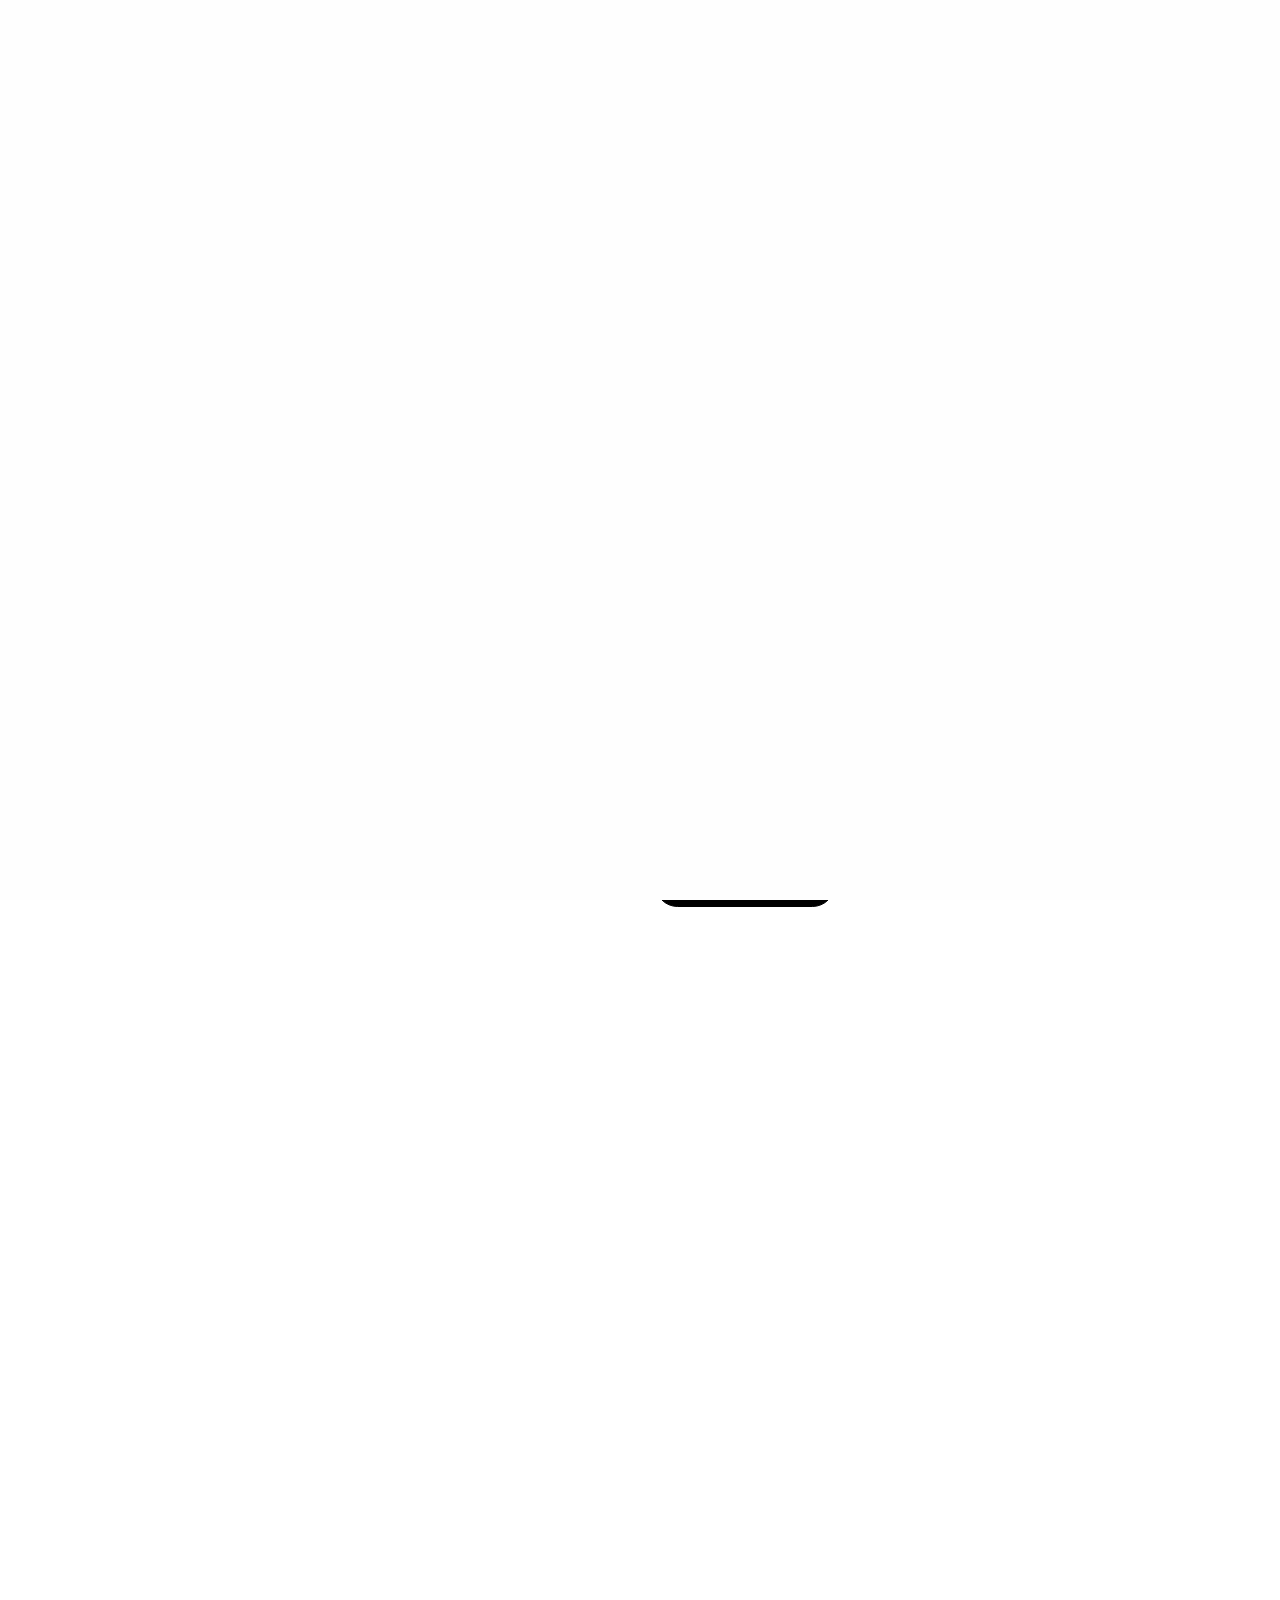
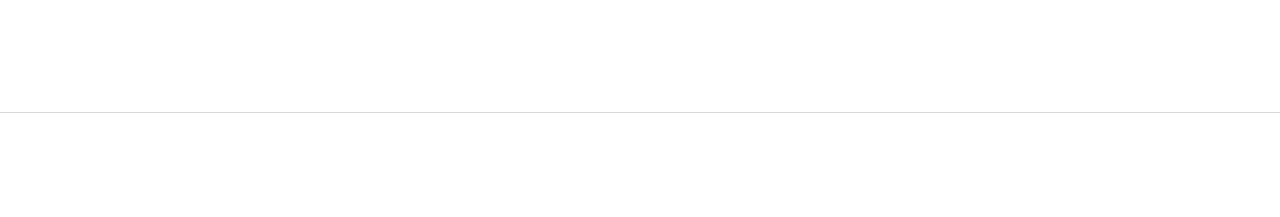
<file: contact.html>
<!doctype html>
<!--[if lt IE 7]>      <html class="no-js lt-ie9 lt-ie8 lt-ie7" lang=""> <![endif]-->
<!--[if IE 7]>         <html class="no-js lt-ie9 lt-ie8" lang=""> <![endif]-->
<!--[if IE 8]>         <html class="no-js lt-ie9" lang=""> <![endif]-->
<!--[if gt IE 8]><!--> <html class="no-js" lang=""> <!--<![endif]-->
    <head>
        <meta charset="utf-8">
        <meta http-equiv="X-UA-Compatible" content="IE=edge,chrome=1">
        <title>Clemo – Free HTML5 Multipurpose Portfolio Page Template</title>
        <meta name="description" content="">
        <meta name="viewport" content="width=device-width, initial-scale=1">
        <link rel="apple-touch-icon" href="apple-touch-icon.png">


        <link rel="stylesheet" href="assets/css/fonticons.css">
        <link rel="stylesheet" href="assets/css/slider-pro.css">
        <link rel="stylesheet" href="assets/css/stylesheet.css">
        <link rel="stylesheet" href="assets/css/font-awesome.min.css">
        <link rel="stylesheet" href="assets/css/bootstrap.min.css">


        <!--For Plugins external css-->
        <link rel="stylesheet" href="assets/css/plugins.css" />

        <!--Theme custom css -->
        <link rel="stylesheet" href="assets/css/style.css">

        <!--Theme Responsive css-->
        <link rel="stylesheet" href="assets/css/responsive.css" />

        <script src="assets/js/vendor/modernizr-2.8.3-respond-1.4.2.min.js"></script>
    </head>
    <body data-spy="scroll" data-target=".navbar-collapse">
        <!--[if lt IE 8]>
            <p class="browserupgrade">You are using an <strong>outdated</strong> browser. Please <a href="http://browsehappy.com/">upgrade your browser</a> to improve your experience.</p>
        <![endif]-->
        <div class='preloader'><div class='loaded'>&nbsp;</div></div>
        <header id="main_menu" class="header navbar-fixed-top">            
            <div class="main_menu_bg">
                <div class="container">
                    <div class="row">
                        <div class="nave_menu">
                            <nav class="navbar navbar-default" id="navmenu">
                                <div class="container-fluid">
                                    <!-- Brand and toggle get grouped for better mobile display -->
                                    <div class="navbar-header">
                                        <button type="button" class="navbar-toggle collapsed" data-toggle="collapse" data-target="#bs-example-navbar-collapse-1" aria-expanded="false">
                                            <span class="sr-only">Toggle navigation</span>
                                            <span class="icon-bar"></span>
                                            <span class="icon-bar"></span>
                                            <span class="icon-bar"></span>
                                        </button>
                                        <a class="navbar-brand" href="index.html">
                                            <img src="assets/images/logo.png"/>
                                        </a>
                                    </div>

                                    <!-- Collect the nav links, forms, and other content for toggling -->



                                    <div class="collapse navbar-collapse" id="bs-example-navbar-collapse-1">
                                        <ul class="nav navbar-nav navbar-right">
                                            <li><a href="aboutus.html">about us</a></li>
                                            <li class="dropdown"><a href="#" class="dropdown-toggle" data-toggle="dropdown" role="button" aria-haspopup="true">services</a>
                                                <ul class="dropdown-menu">
                                                    <li><a href="service.html">service page</a></li>
                                                    <li><a href="service1.html">service page two</a></li>
                                                </ul>
                                            </li>
                                            <li class="dropdown"><a href="#" class="dropdown-toggle" data-toggle="dropdown" role="button" aria-haspopup="true">works</a>
                                                <ul class="dropdown-menu">
                                                    <li><a href="work.html">work page</a></li>
                                                    <li><a href="work1.html">work page Two</a></li>
                                                </ul>
                                            </li>
                                            <li class="dropdown"><a href="#" class="dropdown-toggle" data-toggle="dropdown" role="button" aria-haspopup="true">blog</a>
                                                <ul class="dropdown-menu">
                                                    <li><a href="blog.html">blog page</a></li>
                                                    <li><a href="bloginner.html">singleblog page</a></li>
                                                </ul>
                                            </li>
                                            <li><a href="contact.html">contact</a></li>
                                        </ul>    
                                    </div>

                                </div>
                            </nav>
                        </div>	
                    </div>

                </div>

            </div>
        </header> <!--End of header -->



        <!-- Contact Section -->
        <section id="contact" class="contactus margin-top-120">
            <div class="container">
                <div class="row">
                    <div class="col-sm-12">
                        <div class="main_contact sections">
                            <div class="head_title text-center">
                                <h1>get in touch</h1>
                            </div>

                            <div class="row">
                                <div class="contact_contant">
                                    <div class="col-sm-6 col-xs-12">
                                        <div class="single_message_right_info">
                                            <ul>
                                                <li><i class="fa fa-map-marker"></i> <span>23 Mulholland Drive, Suite 721. Los Angeles 10010
                                                        100 S. Main Street. Los Angeles 90012</span></li>

                                                <li><i class="fa fa-mobile-phone"></i> <span>+1-670-567-5590</span></li>

                                                <li><i class="fa fa-envelope-o"></i> <span>hello@clemocreative.com</span></li>
                                            </ul>

                                            <div class="work_socail transition">
                                                <a href=""><i class="fa fa-facebook img-circle"></i></a>
                                                <a href=""><i class="fa fa-twitter img-circle"></i></a>
                                                <a href=""><i class="fa fa-google-plus img-circle"></i></a>
                                                <a href=""><i class="fa fa-pinterest img-circle"></i></a>
                                                <a href=""><i class="fa fa-instagram img-circle"></i></a>
                                            </div>
                                        </div>
                                    </div><!-- End of col-sm-6 -->

                                    <div class="col-sm-6 col-xs-12">
                                        <div class="single_contant_left margin-top-60">
                                            <form action="#" id="formid">
                                                <!--<div class="col-lg-8 col-md-8 col-sm-10 col-lg-offset-2 col-md-offset-2 col-sm-offset-1">-->

                                                <div class="form-group">
                                                    <label>name</label>
                                                    <input type="text" class="form-control" name="name" required="">
                                                </div>

                                                <div class="form-group">
                                                    <label>e-mail</label>
                                                    <input type="email" class="form-control" name="email" required="">
                                                </div>

                                                <div class="form-group">
                                                    <label>your message</label>
                                                    <textarea class="form-control" name="message" rows="8"></textarea>
                                                </div>

                                                <div class="">
                                                    <input type="submit" value="submit" class="btn">
                                                </div>
                                                <!--</div>--> 
                                            </form>
                                        </div>
                                    </div>
                                </div> <!-- End of messsage contant-->
                            </div>
                        </div>
                    </div>
                </div><!-- End of row -->
            </div><!-- End of container -->
        </section><!-- End of contact Section -->


        <!-- Maps Section -->
        <section id="maps" class="maps ">
            <div class="ourmap"></div>
        </section><!-- End of Maps Section -->

        <!-- footer section -->
        <footer id="footer" class="footer">
            <div class="container">
                <div class="main_footer">
                    <div class="row">
                        <div class="col-sm-12">
                            <div class="copyright_text text-center">
                                <p class=" wow fadeInRight" data-wow-duration="1s">Made with <i class="fa fa-heart"></i> by <a target="_blank" href="http://bootstrapthemes.co">Bootstrap Themes</a>2016. All Rights Reserved</p>
                            </div>
                        </div>
                    </div>
                </div>
            </div><!-- End of container -->
        </footer><!-- End of footer Section-->



        <!-- START SCROLL TO TOP  -->

        <div class="scrollup">
            <a href="#"><i class="fa fa-chevron-up"></i></a>
        </div>

        <script src="assets/js/vendor/jquery-1.11.2.min.js"></script>
        <script src="assets/js/vendor/bootstrap.min.js"></script>
        <script src="assets/js/jquery.easing.1.3.js"></script>

        <script src="http://maps.google.com/maps/api/js"></script>
        <script src="assets/js/gmaps.min.js"></script>
        <script>
            var map = new GMaps({
                el: '.ourmap',
                lat: -12.043333,
                lng: -77.028333,
                scrollwheel: false,
                zoom: 15,
                zoomControl: true,
                panControl: false,
                streetViewControl: false,
                mapTypeControl: false,
                overviewMapControl: false,
                clickable: false,
                styles: [{'stylers': [{'hue': '#000'}, {saturation: -200},
                            {gamma: 0.50}]}]
            });
            map.addMarker({
                lat: -12.043333,
                lng: -77.028333
            });

        </script>
        <script src="assets/js/plugins.js"></script>
        <script src="assets/js/main.js"></script>

    </body>
</html>
</file>
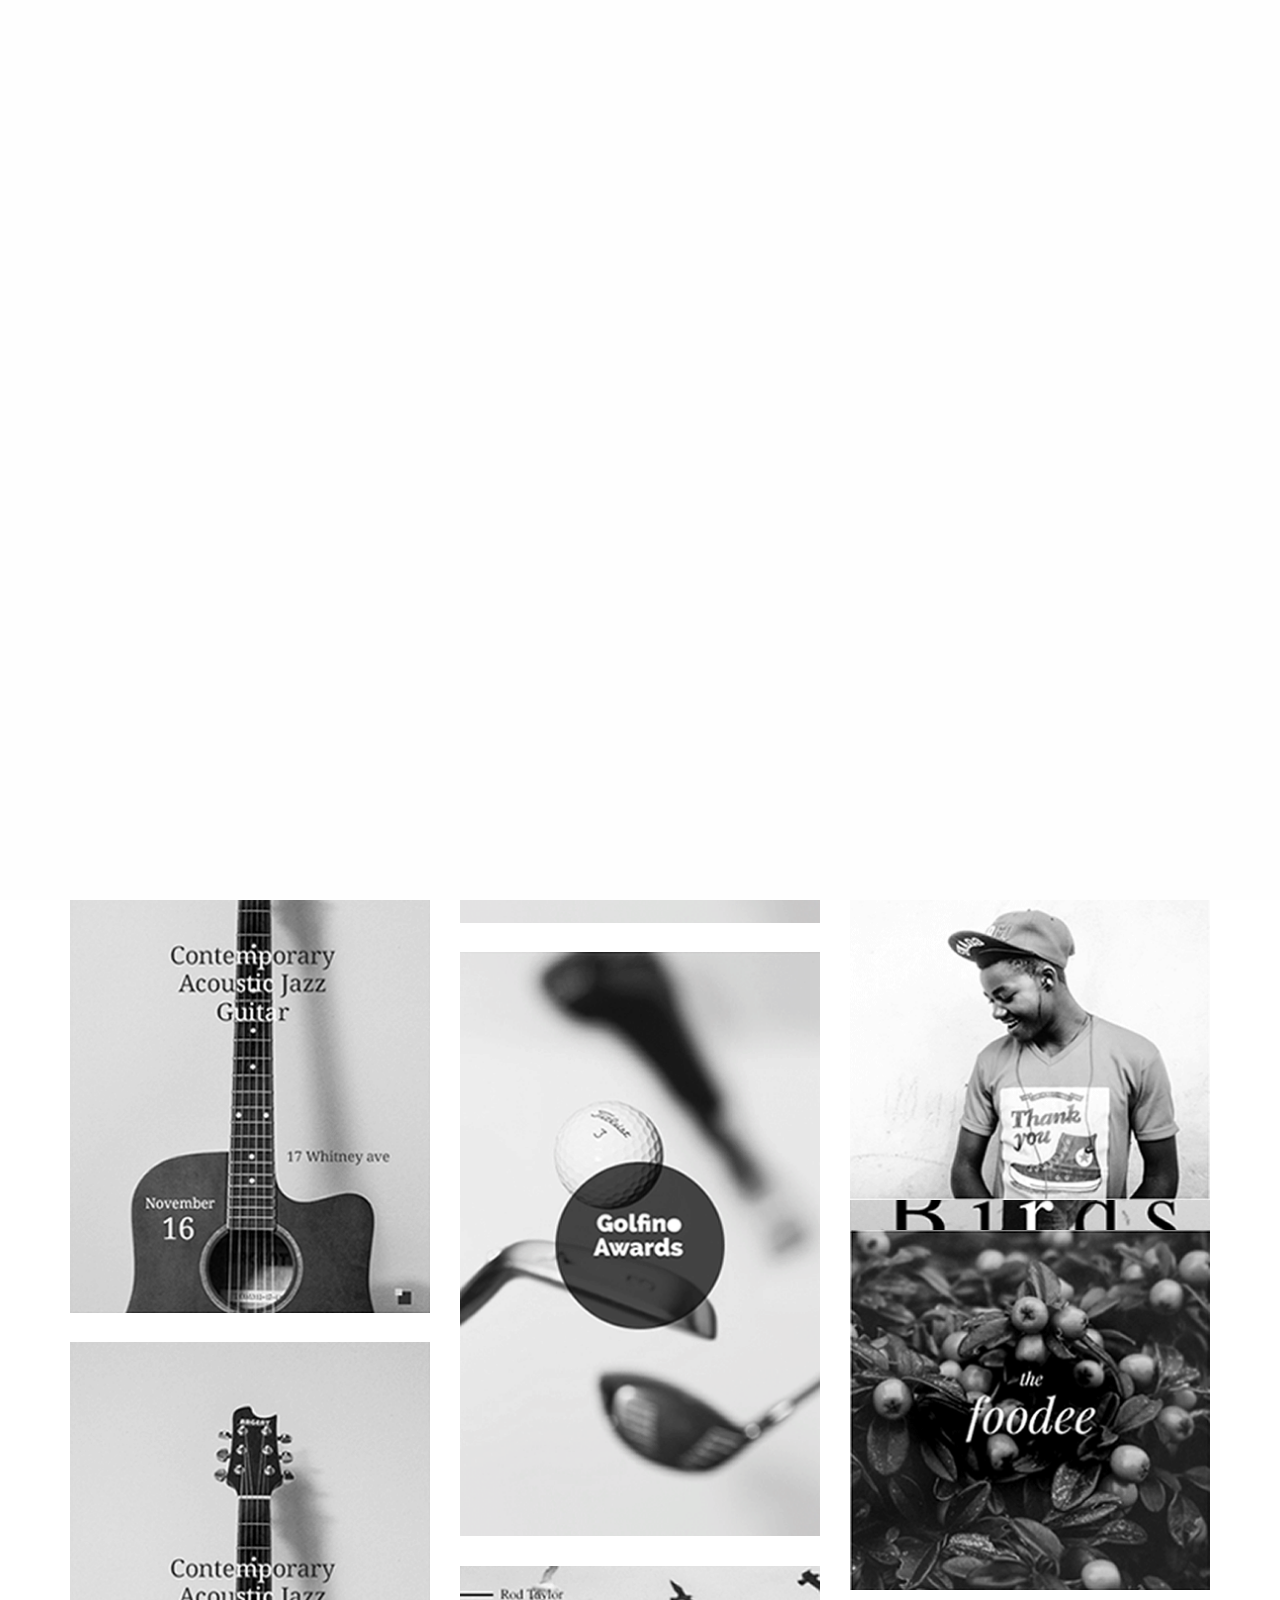
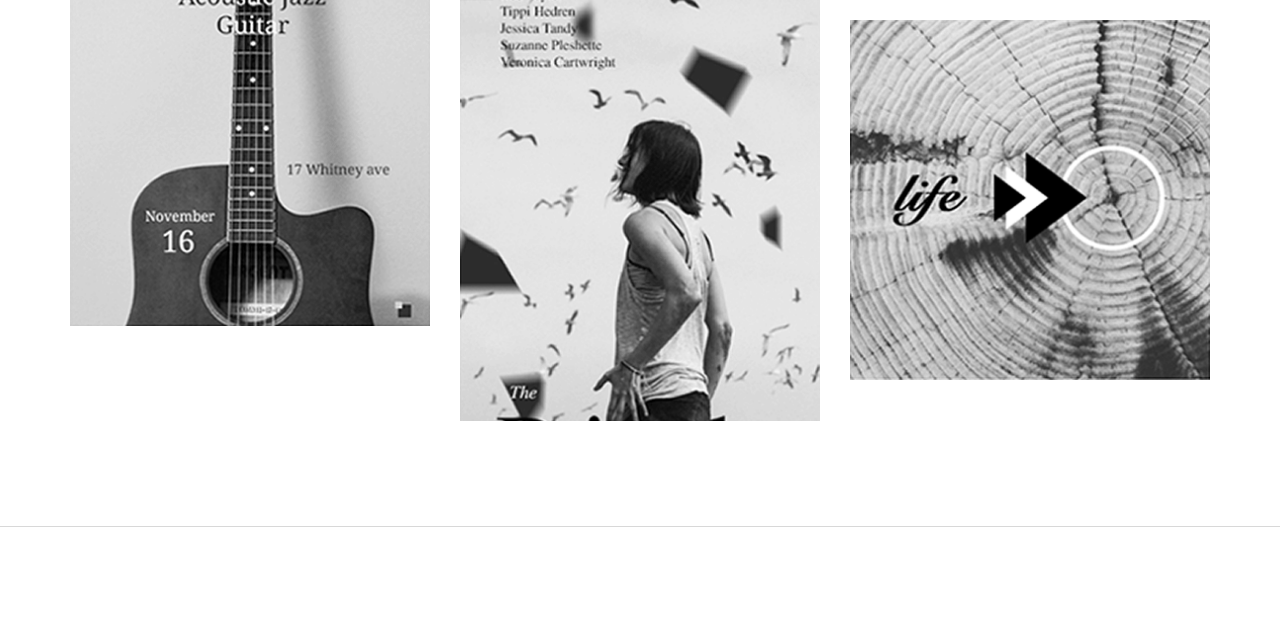
<file: work.html>
<!doctype html>
<!--[if lt IE 7]>      <html class="no-js lt-ie9 lt-ie8 lt-ie7" lang=""> <![endif]-->
<!--[if IE 7]>         <html class="no-js lt-ie9 lt-ie8" lang=""> <![endif]-->
<!--[if IE 8]>         <html class="no-js lt-ie9" lang=""> <![endif]-->
<!--[if gt IE 8]><!--> <html class="no-js" lang=""> <!--<![endif]-->
    <head>
        <meta charset="utf-8">
        <meta http-equiv="X-UA-Compatible" content="IE=edge,chrome=1">
        <title>Clemo – Free HTML5 Multipurpose Portfolio Page Template</title>
        <meta name="description" content="">
        <meta name="viewport" content="width=device-width, initial-scale=1">
        <link rel="apple-touch-icon" href="apple-touch-icon.png">


        <link rel="stylesheet" href="assets/css/fonticons.css">
        <link rel="stylesheet" href="assets/css/slider-pro.css">
        <link rel="stylesheet" href="assets/css/stylesheet.css">
        <link rel="stylesheet" href="assets/css/font-awesome.min.css">
        <link rel="stylesheet" href="assets/css/bootstrap.min.css">


        <!--For Plugins external css-->
        <link rel="stylesheet" href="assets/css/plugins.css" />

        <!--Theme custom css -->
        <link rel="stylesheet" href="assets/css/style.css">

        <!--Theme Responsive css-->
        <link rel="stylesheet" href="assets/css/responsive.css" />

        <script src="assets/js/vendor/modernizr-2.8.3-respond-1.4.2.min.js"></script>
    </head>
    <body data-spy="scroll" data-target=".navbar-collapse">
        <!--[if lt IE 8]>
            <p class="browserupgrade">You are using an <strong>outdated</strong> browser. Please <a href="http://browsehappy.com/">upgrade your browser</a> to improve your experience.</p>
        <![endif]-->
        <div class='preloader'><div class='loaded'>&nbsp;</div></div>
        <header id="main_menu" class="header navbar-fixed-top">            
            <div class="main_menu_bg">
                <div class="container">
                    <div class="row">
                        <div class="nave_menu">
                            <nav class="navbar navbar-default" id="navmenu">
                                <div class="container-fluid">
                                    <!-- Brand and toggle get grouped for better mobile display -->
                                    <div class="navbar-header">
                                        <button type="button" class="navbar-toggle collapsed" data-toggle="collapse" data-target="#bs-example-navbar-collapse-1" aria-expanded="false">
                                            <span class="sr-only">Toggle navigation</span>
                                            <span class="icon-bar"></span>
                                            <span class="icon-bar"></span>
                                            <span class="icon-bar"></span>
                                        </button>
                                        <a class="navbar-brand" href="index.html">
                                            <img src="assets/images/logo.png"/>
                                        </a>
                                    </div>

                                    <!-- Collect the nav links, forms, and other content for toggling -->



                                    <div class="collapse navbar-collapse" id="bs-example-navbar-collapse-1">
                                        <ul class="nav navbar-nav navbar-right">
                                            <li><a href="aboutus.html">about us</a></li>
                                            <li class="dropdown"><a href="#" class="dropdown-toggle" data-toggle="dropdown" role="button" aria-haspopup="true">services</a>
                                                <ul class="dropdown-menu">
                                                    <li><a href="service.html">service page</a></li>
                                                    <li><a href="service1.html">service page two</a></li>
                                                </ul>
                                            </li>
                                            <li class="dropdown"><a href="#" class="dropdown-toggle" data-toggle="dropdown" role="button" aria-haspopup="true">works</a>
                                                <ul class="dropdown-menu">
                                                    <li><a href="work.html">work page</a></li>
                                                    <li><a href="work1.html">work page Two</a></li>
                                                </ul>
                                            </li>
                                            <li class="dropdown"><a href="#" class="dropdown-toggle" data-toggle="dropdown" role="button" aria-haspopup="true">blog</a>
                                                <ul class="dropdown-menu">
                                                    <li><a href="blog.html">blog page</a></li>
                                                    <li><a href="bloginner.html">singleblog page</a></li>
                                                </ul>
                                            </li>
                                            <li><a href="contact.html">contact</a></li>
                                        </ul>    
                                    </div>

                                </div>
                            </nav>
                        </div>	
                    </div>

                </div>

            </div>
        </header> <!--End of header -->



        <!-- Work Section -->
        <section id="work" class="work sections">
            <div class="container">
                <div class="row">
                    <div class="main_mix_content text-center margin-top-120">
                        <div class="head_title">
                            <h1>works</h1>
                        </div><!-- End of head title -->


                        <div id="mixcontent" class="mixcontent text-center">
                            <div class="col-sm-4 col-xs-12 mix category-1">
                                <div class="single_mixi_portfolio">
                                    <img src="assets/images/pf01.png" alt="" />
                                    <div class="single_work_overlay">
                                        <h4>golfino
                                            awards</h4>
                                        <div class="separator"></div>
                                        <p>print design</p>
                                    </div>
                                </div>
                            </div>
                            <div class="col-sm-4 col-xs-12 mix category-1">
                                <div class="single_mixi_portfolio">
                                    <img src="assets/images/pf02.png" alt="" />
                                    <div class="single_work_overlay single_work_overlay2">
                                        <h4>golfino
                                            awards</h4>
                                        <div class="separator"></div>
                                        <p>print design</p>
                                    </div>
                                </div>
                            </div>
                            <div class="col-sm-4 col-xs-12 mix category-1">
                                <div class="single_mixi_portfolio">
                                    <img src="assets/images/pf3.png" alt="" />
                                    <div class="single_work_overlay">
                                        <h4>golfino
                                            awards</h4>
                                        <div class="separator"></div>
                                        <p>print design</p>
                                    </div>
                                </div>
                            </div>
                            <div class="col-sm-4 col-xs-12 mix category-1">
                                <div class="single_mixi_portfolio">
                                    <img src="assets/images/pf4.png" alt="" />
                                    <div class="single_work_overlay single_work_overlay2">
                                        <h4>golfino
                                            awards</h4>
                                        <div class="separator"></div>
                                        <p>print design</p>
                                    </div>
                                </div>
                            </div>

                            <div class="col-sm-4 col-xs-12 mix category-1">
                                <div class="single_mixi_portfolio">
                                    <img src="assets/images/pf6.png" alt="" />
                                    <div class="single_work_overlay single_work_overlay2">
                                        <h4>golfino
                                            awards</h4>
                                        <div class="separator"></div>
                                        <p>print design</p>
                                    </div>
                                </div>
                            </div>

                            <div class="col-sm-4 col-xs-12 mix category-1">
                                <div class="single_mixi_portfolio">
                                    <img src="assets/images/pf5.png" alt="" />
                                    <div class="single_work_overlay">
                                        <h4>golfino
                                            awards</h4>
                                        <div class="separator"></div>
                                        <p>print design</p>
                                    </div>
                                </div>
                            </div>
                            <div class="col-sm-4 col-xs-12 mix category-2">
                                <div class="single_mixi_portfolio">
                                    <img src="assets/images/pf01.png" alt="" />
                                    <div class="single_work_overlay">
                                        <h4>golfino
                                            awards</h4>
                                        <div class="separator"></div>
                                        <p>print design</p>
                                    </div>
                                </div>
                            </div>
                            <div class="col-sm-4 col-xs-12 mix category-2">
                                <div class="single_mixi_portfolio">
                                    <img src="assets/images/pf02.png" alt="" />
                                    <div class="single_work_overlay single_work_overlay2">
                                        <h4>golfino
                                            awards</h4>
                                        <div class="separator"></div>
                                        <p>print design</p>
                                    </div>
                                </div>
                            </div>
                            <div class="col-sm-4 col-xs-12 mix category-2">
                                <div class="single_mixi_portfolio">
                                    <img src="assets/images/pf3.png" alt="" />
                                    <div class="single_work_overlay">
                                        <h4>golfino
                                            awards</h4>
                                        <div class="separator"></div>
                                        <p>print design</p>
                                    </div>
                                </div>
                            </div>
                            <div class="col-sm-4 col-xs-12 mix category-2">
                                <div class="single_mixi_portfolio">
                                    <img src="assets/images/pf4.png" alt="" />
                                    <div class="single_work_overlay single_work_overlay2">
                                        <h4>golfino
                                            awards</h4>
                                        <div class="separator"></div>
                                        <p>print design</p>
                                    </div>
                                </div>
                            </div>
                            <div class="col-sm-4 col-xs-12 mix category-2">
                                <div class="single_mixi_portfolio">
                                    <img src="assets/images/pf6.png" alt="" />
                                    <div class="single_work_overlay single_work_overlay2">
                                        <h4>golfino
                                            awards</h4>
                                        <div class="separator"></div>
                                        <p>print design</p>
                                    </div>
                                </div>
                            </div>
                            <div class="col-sm-4 col-xs-12 mix category-2">
                                <div class="single_mixi_portfolio">
                                    <img src="assets/images/pf5.png" alt="" />
                                    <div class="single_work_overlay">
                                        <h4>golfino
                                            awards</h4>
                                        <div class="separator"></div>
                                        <p>print design</p>
                                    </div>
                                </div>
                            </div>

                        </div>

                        <a href="" class="btn">learn more</a>
                    </div>                     
                </div><!-- End of row -->
            </div><!-- End of Contaier -->
        </section><!-- End of portfolio Section -->   



        <!-- footer Section -->
        <footer id="footer" class="footer">
            <div class="container">
                <div class="main_footer">
                    <div class="row">
                        <div class="col-sm-12">
                            <div class="copyright_text text-center">
                                <p class=" wow fadeInRight" data-wow-duration="1s">Made with <i class="fa fa-heart"></i> by <a target="_blank" href="http://bootstrapthemes.co">Bootstrap Themes</a>2016. All Rights Reserved</p>
                            </div>
                        </div>
                    </div>
                </div>
            </div><!-- End of container -->
        </footer><!-- End of footer -->



        <!-- START SCROLL TO TOP  -->

        <div class="scrollup">
            <a href="#"><i class="fa fa-chevron-up"></i></a>
        </div>


        <!-- jQuery -->
        <script src="assets/js/vendor/jquery-1.11.2.min.js"></script>

        <!-- jQuery Bootstrap js  -->
        <script src="assets/js/vendor/bootstrap.min.js"></script>

        <!-- jQuery easing js  -->
        <script src="assets/js/jquery.easing.1.3.js"></script>

        <!-- jQuery masonry js  -->
        <script src="assets/js/masonry/masonry.min.js"></script>
        <script type="text/javascript">
            $('.mixcontent').masonry();
        </script>

        <!-- jQuery Mixitup  -->
        <script src="assets/js/jquery.mixitup.min.js"></script>
        <script type="text/javascript">
//            jQuery('#').mixItUp({
//                selectors: {
//                    target: '.tile',
//                    filter: '.filter'
//                },
//                animation: {
//                    animateResizeContainer: false,
//                    effects: 'fade scale'
//                }
//
//            });

            //           $('.mixitupId').mixItUp();
        </script>



        <!-- jQuery plugins  -->
        <script src="assets/js/plugins.js"></script>

        <!-- jQuery Main js  -->
        <script src="assets/js/main.js"></script>

    </body>
</html>
</file>
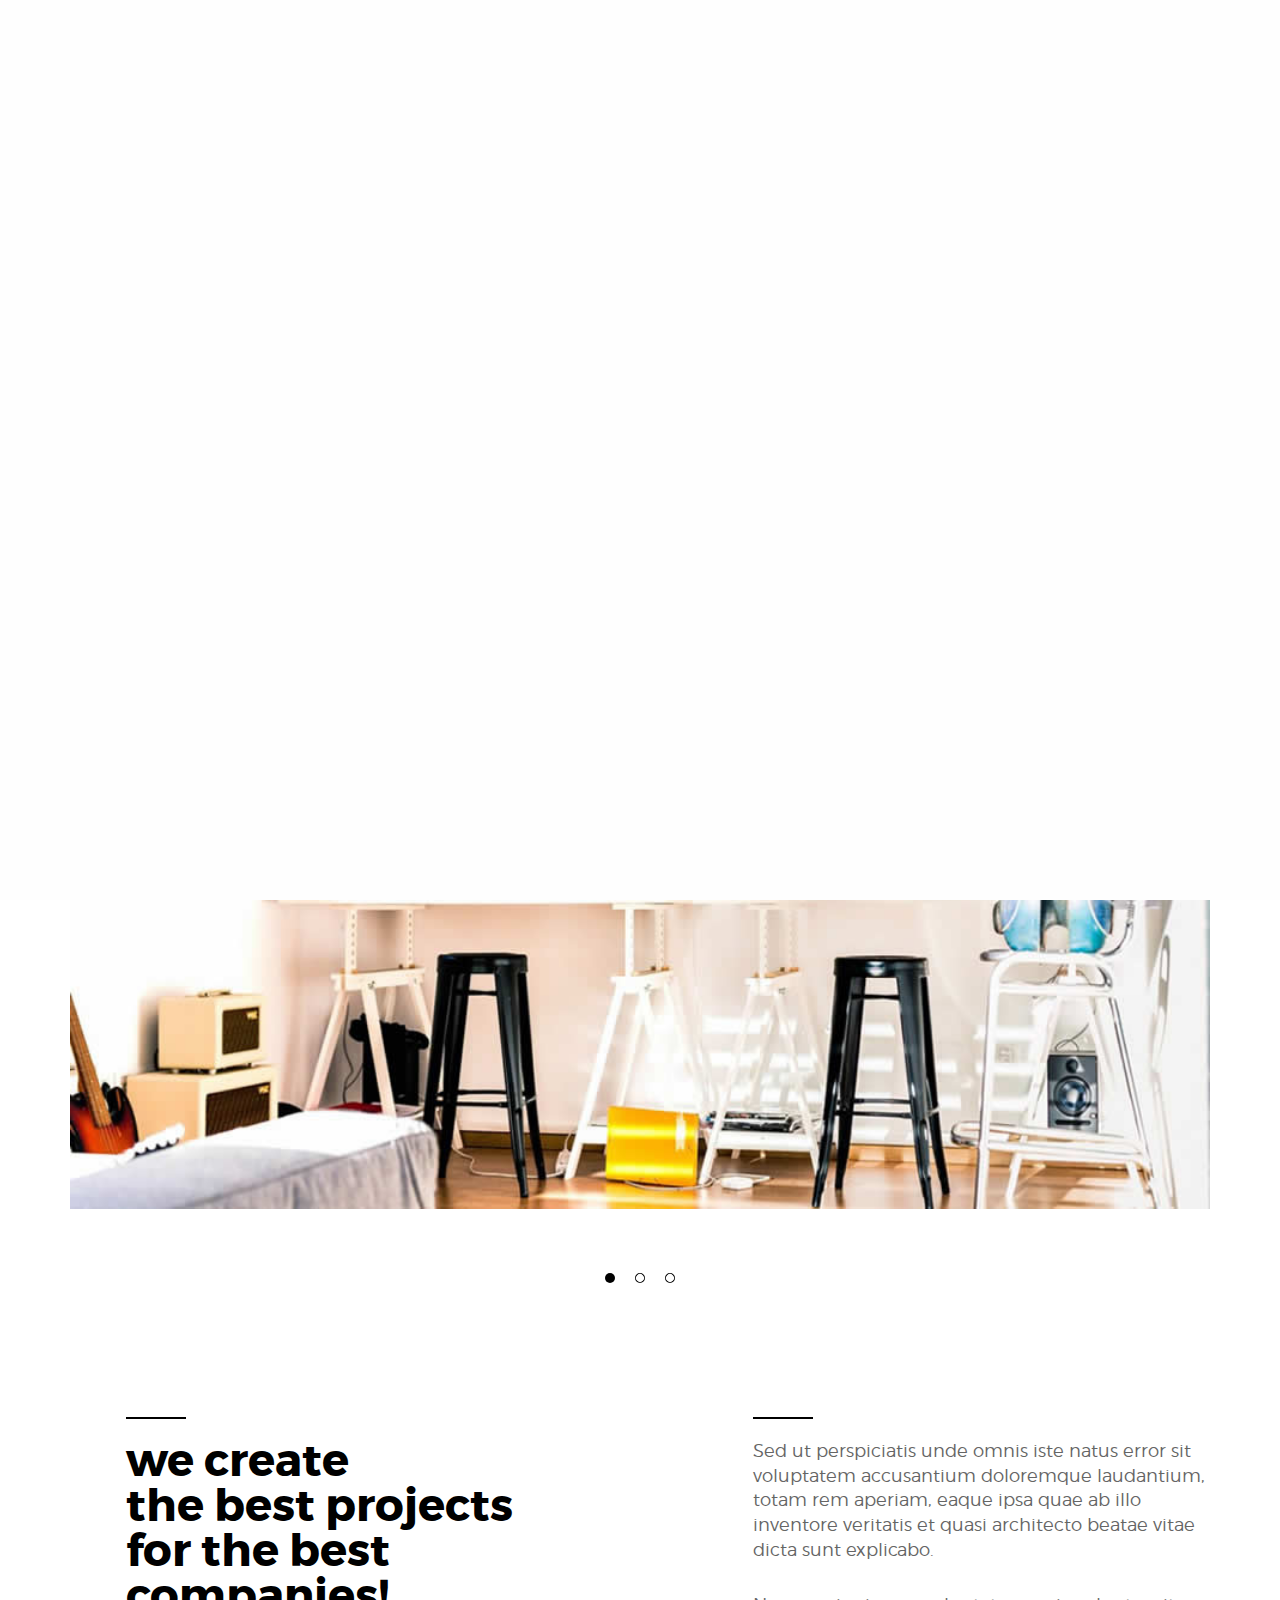
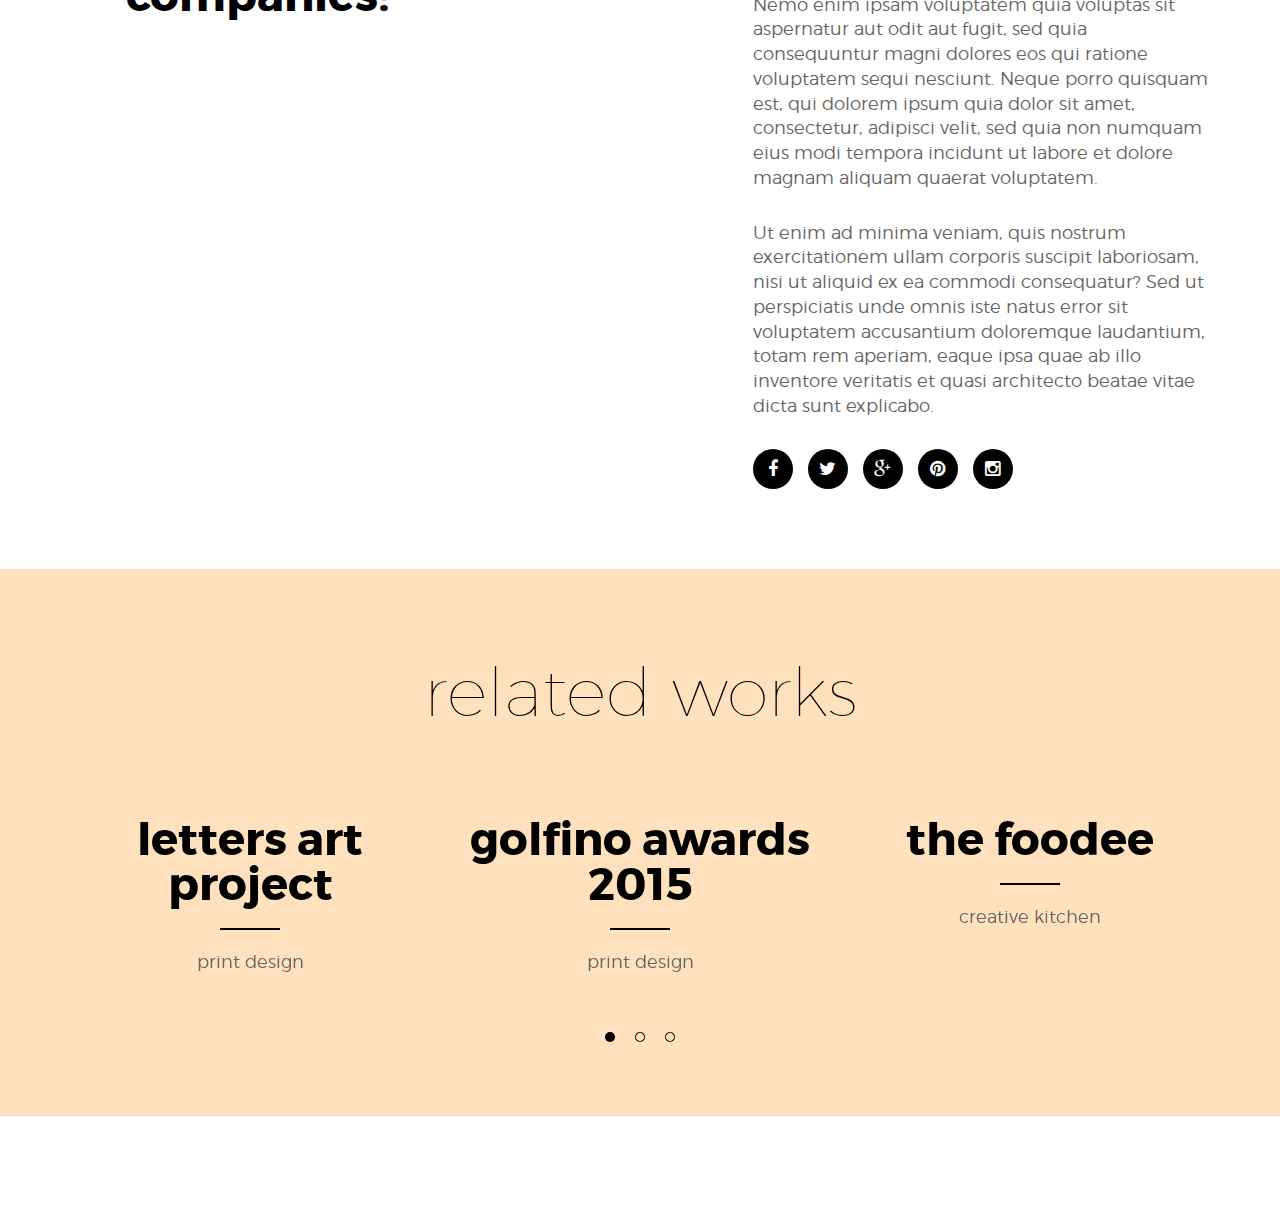
<file: work1.html>
<!doctype html>
<!--[if lt IE 7]>      <html class="no-js lt-ie9 lt-ie8 lt-ie7" lang=""> <![endif]-->
<!--[if IE 7]>         <html class="no-js lt-ie9 lt-ie8" lang=""> <![endif]-->
<!--[if IE 8]>         <html class="no-js lt-ie9" lang=""> <![endif]-->
<!--[if gt IE 8]><!--> <html class="no-js" lang=""> <!--<![endif]-->
    <head>
        <meta charset="utf-8">
        <meta http-equiv="X-UA-Compatible" content="IE=edge,chrome=1">
        <title>Clemo – Free HTML5 Multipurpose Portfolio Page Template</title>
        <meta name="description" content="">
        <meta name="viewport" content="width=device-width, initial-scale=1">
        <link rel="apple-touch-icon" href="apple-touch-icon.png">


        <link rel="stylesheet" href="assets/css/fonticons.css">
        <link rel="stylesheet" href="assets/css/slider-pro.css">
        <link rel="stylesheet" href="assets/css/stylesheet.css">
        <link rel="stylesheet" href="assets/css/font-awesome.min.css">
        <link rel="stylesheet" href="assets/css/bootstrap.min.css">


        <!--For Plugins external css-->
        <link rel="stylesheet" href="assets/css/plugins.css" />

        <!--Theme custom css -->
        <link rel="stylesheet" href="assets/css/style.css">

        <!--Theme Responsive css-->
        <link rel="stylesheet" href="assets/css/responsive.css" />

        <script src="assets/js/vendor/modernizr-2.8.3-respond-1.4.2.min.js"></script>
    </head>
    <body data-spy="scroll" data-target=".navbar-collapse">
        <!--[if lt IE 8]>
            <p class="browserupgrade">You are using an <strong>outdated</strong> browser. Please <a href="http://browsehappy.com/">upgrade your browser</a> to improve your experience.</p>
        <![endif]-->
        <div class='preloader'><div class='loaded'>&nbsp;</div></div>
        <header id="main_menu" class="header navbar-fixed-top">            
            <div class="main_menu_bg">
                <div class="container">
                    <div class="row">
                        <div class="nave_menu">
                            <nav class="navbar navbar-default" id="navmenu">
                                <div class="container-fluid">
                                    <!-- Brand and toggle get grouped for better mobile display -->
                                    <div class="navbar-header">
                                        <button type="button" class="navbar-toggle collapsed" data-toggle="collapse" data-target="#bs-example-navbar-collapse-1" aria-expanded="false">
                                            <span class="sr-only">Toggle navigation</span>
                                            <span class="icon-bar"></span>
                                            <span class="icon-bar"></span>
                                            <span class="icon-bar"></span>
                                        </button>
                                        <a class="navbar-brand" href="index.html">
                                            <img src="assets/images/logo.png"/>
                                        </a>
                                    </div>

                                    <!-- Collect the nav links, forms, and other content for toggling -->



                                    <div class="collapse navbar-collapse" id="bs-example-navbar-collapse-1">
                                        <ul class="nav navbar-nav navbar-right">
                                            <li><a href="aboutus.html">about us</a></li>
                                            <li class="dropdown"><a href="#" class="dropdown-toggle" data-toggle="dropdown" role="button" aria-haspopup="true">services</a>
                                                <ul class="dropdown-menu">
                                                    <li><a href="service.html">service page</a></li>
                                                    <li><a href="service1.html">service page two</a></li>
                                                </ul>
                                            </li>
                                            <li class="dropdown"><a href="#" class="dropdown-toggle" data-toggle="dropdown" role="button" aria-haspopup="true">works</a>
                                                <ul class="dropdown-menu">
                                                    <li><a href="work.html">work page</a></li>
                                                    <li><a href="work1.html">work page Two</a></li>
                                                </ul>
                                            </li>
                                            <li class="dropdown"><a href="#" class="dropdown-toggle" data-toggle="dropdown" role="button" aria-haspopup="true">blog</a>
                                                <ul class="dropdown-menu">
                                                    <li><a href="blog.html">blog page</a></li>
                                                    <li><a href="bloginner.html">singleblog page</a></li>
                                                </ul>
                                            </li>
                                            <li><a href="contact.html">contact</a></li>
                                        </ul>    
                                    </div>

                                </div>
                            </nav>
                        </div>	
                    </div>

                </div>

            </div>
        </header> <!--End of header -->




        <!-- Service Section -->
        <section id="work1" class="work1 sections margin-top-120">
            <div class="container">
                <div class="row">
                    <div class="col-sm-12">
                        <div class="head_title text-center">
                            <h1>golfino awards</h1>
                        </div><!-- End of head title -->

                        <div class="main_work1_area">
                            <div class="main_work1_content">
                                <div class="single_work1">
                                    <img src="assets/images/workhome1.jpg" alt="" />
                                </div><!-- End of single single_work1 -->
                                <div class="single_work1">
                                    <img src="assets/images/workhome2.jpg" alt="" />
                                </div><!-- End of single single_work1 -->
                                <div class="single_work1">
                                    <img src="assets/images/workhome3.jpg" alt="" />
                                </div><!-- End of single single_work1 -->
                            </div>
                        </div>
                    </div><!-- End of col-sm-12 -->
                </div><!-- End of row -->
            </div><!-- End of Container -->
        </section><!-- End of Service Section -->



        <!-- work1_content Section -->
        <section id="work1_content" class="work1_content">
            <div class="container">
                <div class="row">
                    <div class="col-sm-12">
                        <div class="main_work1_content_area margin-bottom-80"> 
                            <div class="row">
                                <div class="col-sm-6">
                                    <div class="signle_work1_left">
                                        <div class="separator2"></div>
                                        <h4>we create <br />
                                            the best projects<br />
                                            for the best<br />
                                            companies!</h4>
                                    </div>
                                </div>

                                <div class="col-sm-5 col-sm-push-1">
                                    <div class="single_work1">
                                        <div class="separator2"></div>
                                        <p>Sed ut perspiciatis unde omnis iste natus error sit voluptatem accusantium doloremque laudantium, totam rem aperiam, 
                                            eaque ipsa quae ab illo inventore veritatis et quasi architecto beatae vitae dicta sunt explicabo. </p>

                                        <p>Nemo enim ipsam voluptatem quia voluptas sit aspernatur aut odit aut fugit, sed quia consequuntur magni dolores eos qui ratione voluptatem sequi nesciunt. Neque porro quisquam est, qui dolorem ipsum quia dolor sit amet, consectetur, adipisci velit, 
                                            sed quia non numquam eius modi tempora incidunt ut labore et dolore magnam aliquam quaerat voluptatem.</p>

                                        <p>Ut enim ad minima veniam, quis nostrum exercitationem ullam corporis suscipit laboriosam, nisi ut aliquid ex ea commodi consequatur? Sed ut perspiciatis unde omnis iste natus error sit voluptatem accusantium doloremque laudantium, 
                                            totam rem aperiam, eaque ipsa quae ab illo inventore veritatis et quasi architecto beatae vitae dicta sunt explicabo. </p>


                                        <div class="work_socail transition">
                                            <a href=""><i class="fa fa-facebook img-circle"></i></a>
                                            <a href=""><i class="fa fa-twitter img-circle"></i></a>
                                            <a href=""><i class="fa fa-google-plus img-circle"></i></a>
                                            <a href=""><i class="fa fa-pinterest img-circle"></i></a>
                                            <a href=""><i class="fa fa-instagram img-circle"></i></a>
                                        </div>
                                    </div>

                                </div>
                            </div>
                        </div>
                    </div><!-- End of col-sm-12 -->
                </div><!-- End of row -->
            </div><!-- End of Container -->
        </section><!-- End of service1 Section -->     



        <!-- Team Section -->
        <section id="work1_team" class="work1_team colorsbg sections">
            <div class="container">
                <div class="row">
                    <div class="main_work1_team_area">
                        <div class="head_title text-center">
                            <h1>related works</h1>
                        </div><!-- End of head title -->

                        <div class="main_work1_team text-center">
                            <div class="single_work1_team">
                                <div class="col-sm-12">
                                    <div class="row">
                                        <div class="col-sm-4">
                                            <div class="team">
                                                <h4>letters art
                                                    project</h4>
                                                <div class="separator"></div>
                                                <p>print design</p>
                                            </div>
                                        </div> <!-- End of col-sm-4 --> 
                                        <div class="col-sm-4">
                                            <div class="team">
                                                <h4>golfino awards
                                                    2015</h4>
                                                <div class="separator"></div>
                                                <p>print design</p>
                                            </div>
                                        </div> <!-- End of col-sm-4 --> 
                                        <div class="col-sm-4">
                                            <div class="team">
                                                <h4>the foodee</h4>
                                                <div class="separator"></div>
                                                <p>creative kitchen</p>
                                            </div>
                                        </div><!-- End of col-sm-4 -->  
                                    </div>
                                </div><!-- End of col-sm-10 -->
                            </div>

                            <div class="single_work1_team">
                                <div class="col-sm-10 col-sm-offset-1">
                                    <div class="row">
                                        <div class="col-sm-4">
                                            <div class="team">
                                                <h4>letters art
                                                    project</h4>
                                                <div class="separator"></div>
                                                <p>print design</p>
                                            </div>
                                        </div> <!-- End of col-sm-4 --> 
                                        <div class="col-sm-4">
                                            <div class="team">
                                                <h4>golfino awards
                                                    2015</h4>
                                                <div class="separator"></div>
                                                <p>print design</p>
                                            </div>
                                        </div> <!-- End of col-sm-4 --> 
                                        <div class="col-sm-4">
                                            <div class="team">
                                                <h4>the foodee</h4>
                                                <div class="separator"></div>
                                                <p>creative kitchen</p>
                                            </div>
                                        </div><!-- End of col-sm-4 -->  
                                    </div>
                                </div><!-- End of col-sm-10 -->
                            </div>
                            <div class="single_work1_team">
                                <div class="col-sm-10 col-sm-offset-1">
                                    <div class="row">
                                        <div class="col-sm-4">
                                            <div class="team">
                                                <h4>letters art
                                                    project</h4>
                                                <div class="separator"></div>
                                                <p>print design</p>
                                            </div>
                                        </div> <!-- End of col-sm-4 --> 
                                        <div class="col-sm-4">
                                            <div class="team">
                                                <h4>golfino awards
                                                    2015</h4>
                                                <div class="separator"></div>
                                                <p>print design</p>
                                            </div>
                                        </div> <!-- End of col-sm-4 --> 
                                        <div class="col-sm-4">
                                            <div class="team">
                                                <h4>the foodee</h4>
                                                <div class="separator"></div>
                                                <p>creative kitchen</p>
                                            </div>
                                        </div><!-- End of col-sm-4 -->  
                                    </div>
                                </div><!-- End of col-sm-10 -->
                            </div>
                        </div>
                    </div>
                </div><!-- End of row -->
            </div><!-- End of Contaier -->
        </section><!-- End of portfolio Section --> 


        <!-- footer Section -->
        <footer id="footer" class="footer">
            <div class="container">
                <div class="main_footer">
                    <div class="row">
                        <div class="col-sm-12">
                            <div class="copyright_text text-center">
                                <p class=" wow fadeInRight" data-wow-duration="1s">Made with <i class="fa fa-heart"></i> by <a target="_blank" href="http://bootstrapthemes.co">Bootstrap Themes</a>2016. All Rights Reserved</p>
                            </div>
                        </div>
                    </div>
                </div>
            </div><!-- End of container -->
        </footer><!-- End of footer -->



        <!-- START SCROLL TO TOP  -->

        <div class="scrollup">
            <a href="#"><i class="fa fa-chevron-up"></i></a>
        </div>

        <script src="assets/js/vendor/jquery-1.11.2.min.js"></script>
        <script src="assets/js/vendor/bootstrap.min.js"></script>

        <script src="assets/js/jquery.easing.1.3.js"></script>
        <script src="assets/js/masonry/masonry.min.js"></script>
        <script type="text/javascript">
            $('.mixcontent').masonry();
        </script>

        <script src="assets/js/jquery.sliderPro.min.js"></script>
        <script type="text/javascript">
            $(document).ready(function ($) {
                $('#example3').sliderPro({
                    width: 960,
                    height: 200,
                    fade: true,
                    arrows: false,
                    buttons: true,
                    fullScreen: false,
                    shuffle: true,
                    smallSize: 500,
                    mediumSize: 1000,
                    largeSize: 3000,
                    thumbnailArrows: true,
                    autoplay: false,
                    thumbnailsContainerSize: 960

                });
            });
        </script>
        <script src="assets/js/plugins.js"></script>
        <script src="assets/js/main.js"></script>

    </body>
</html>
</file>
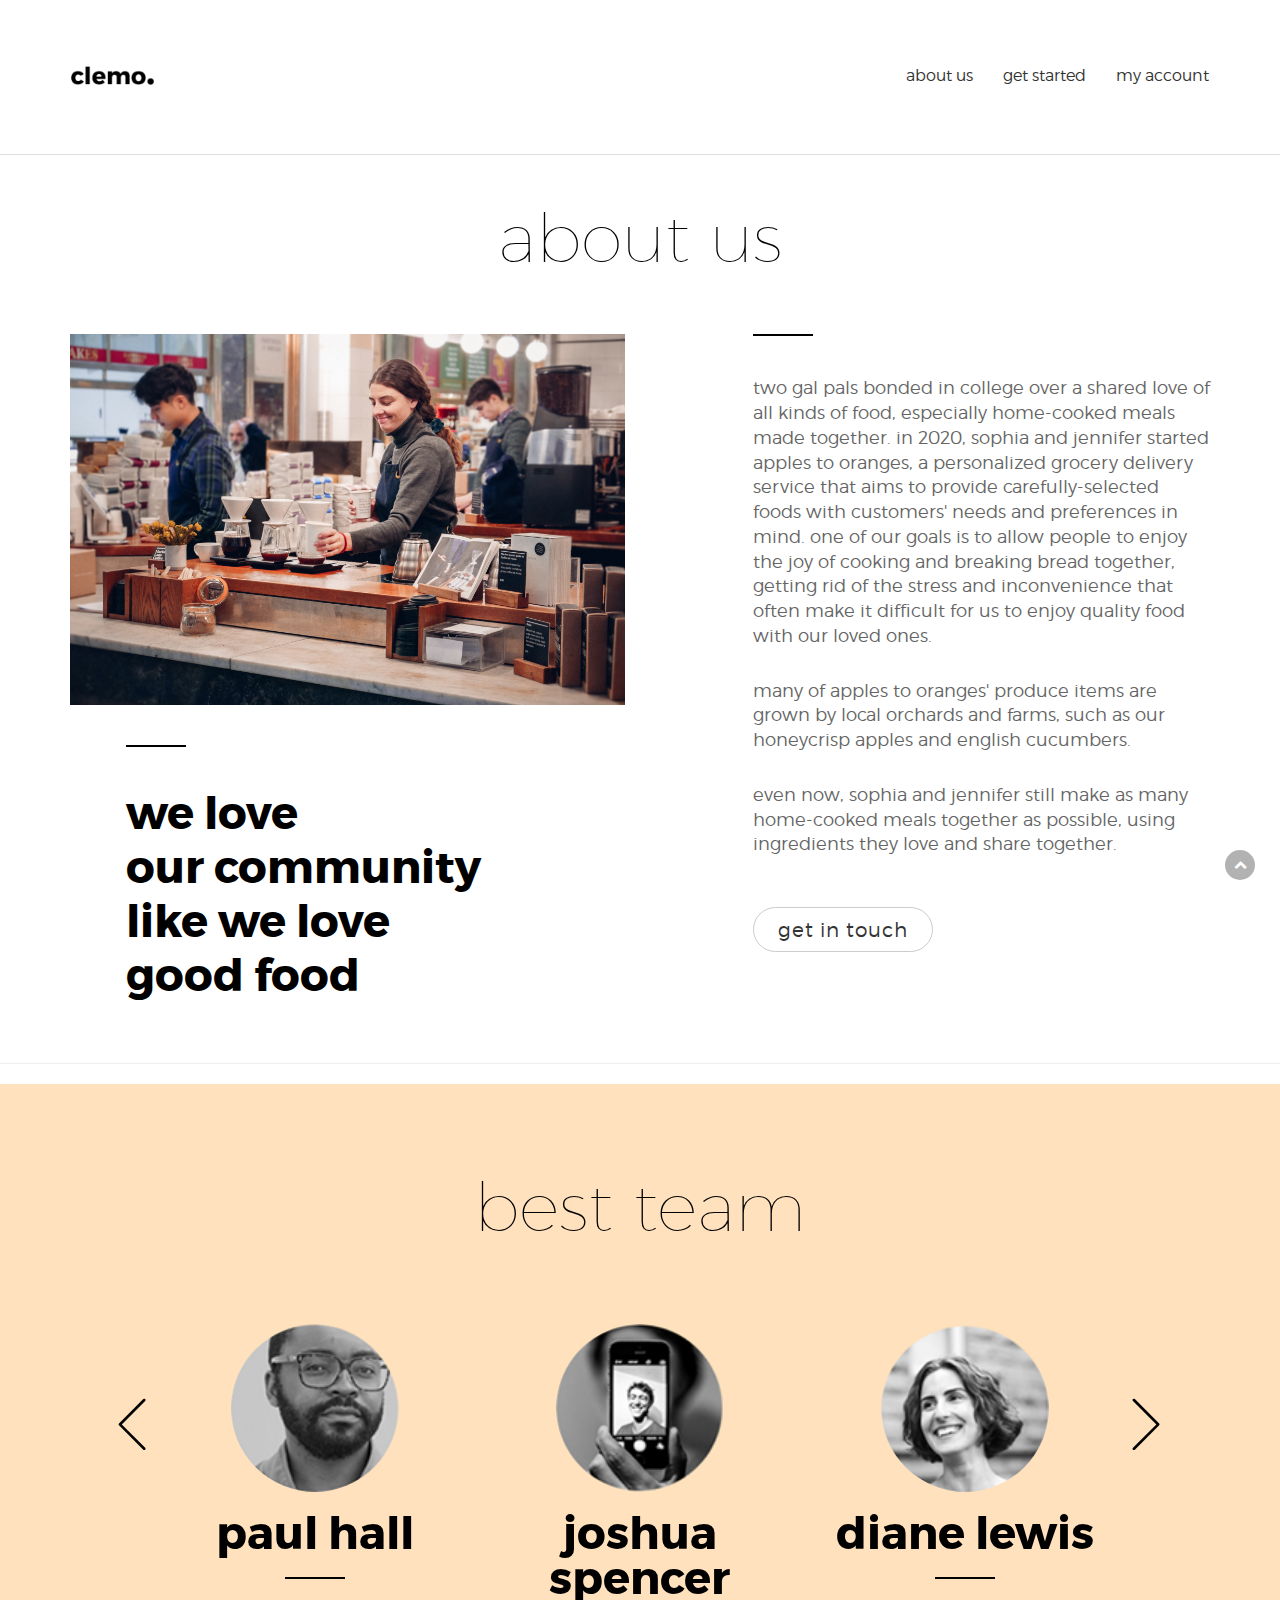
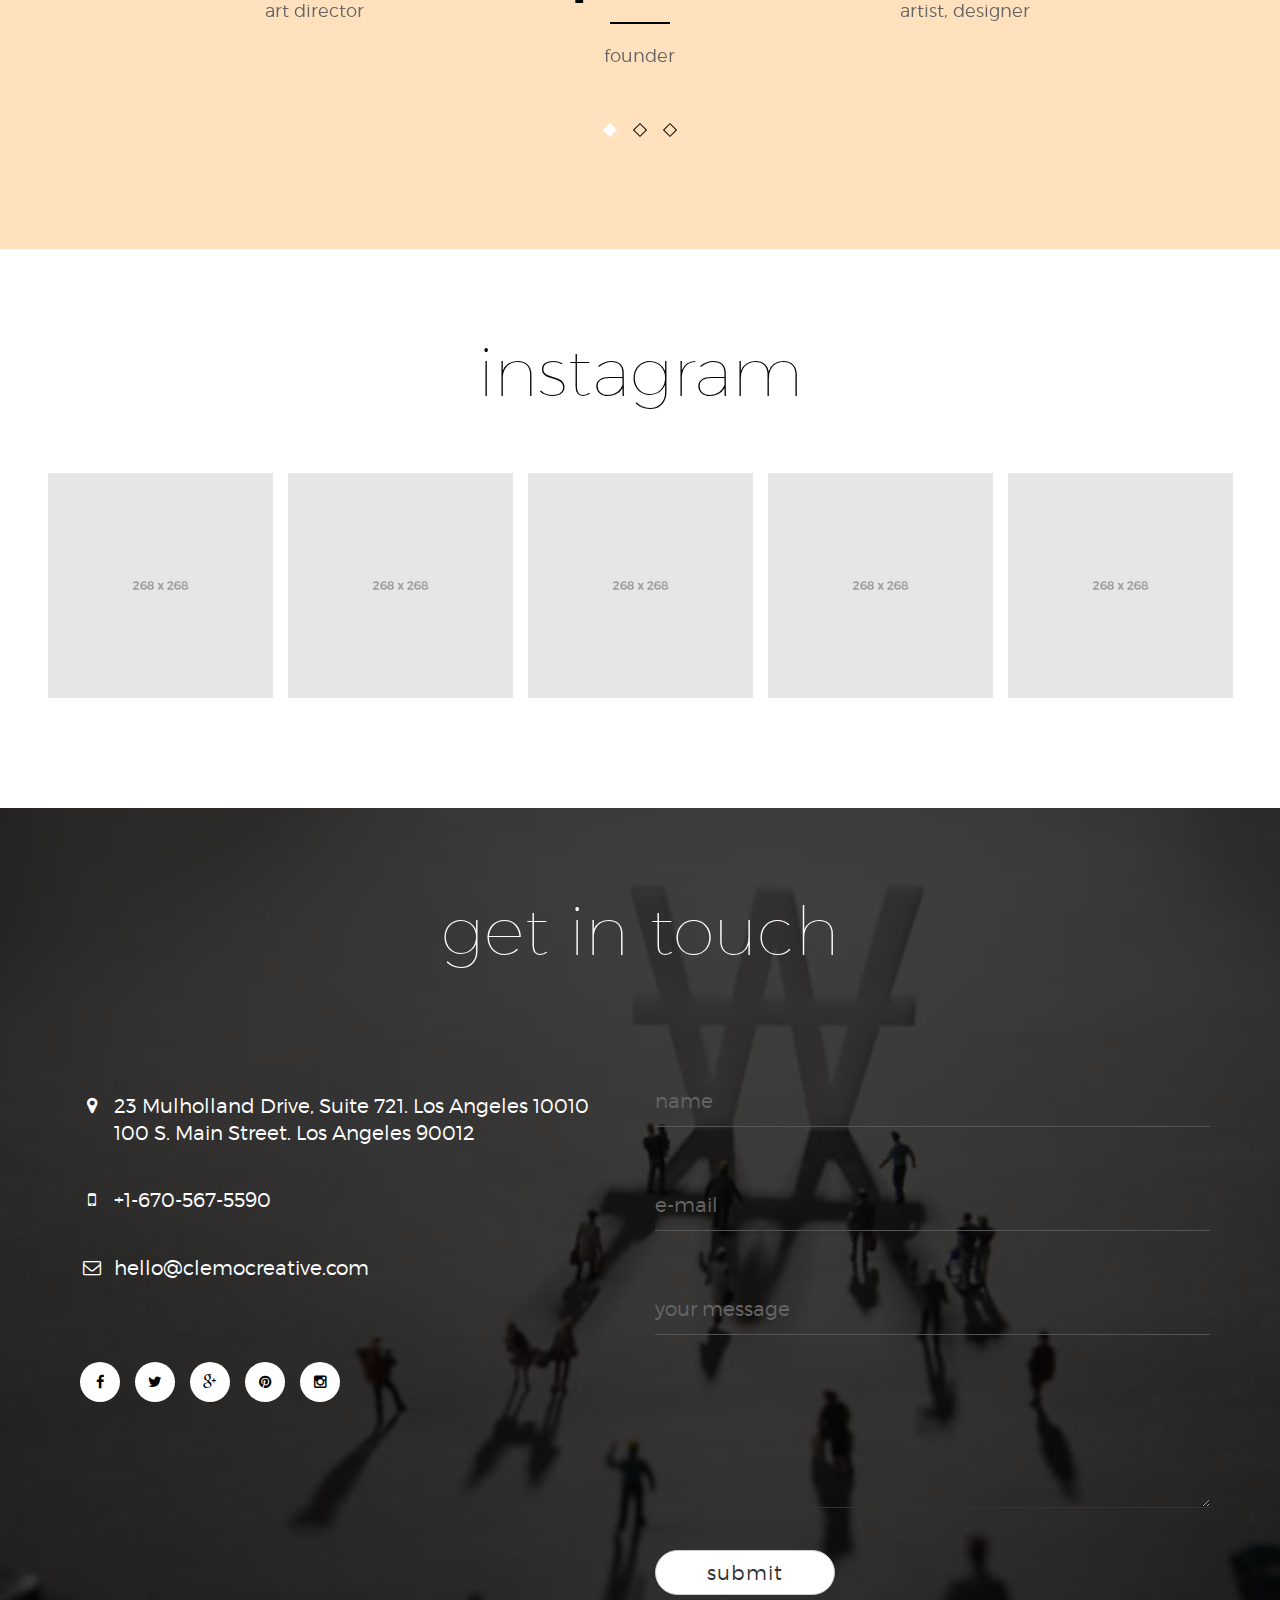
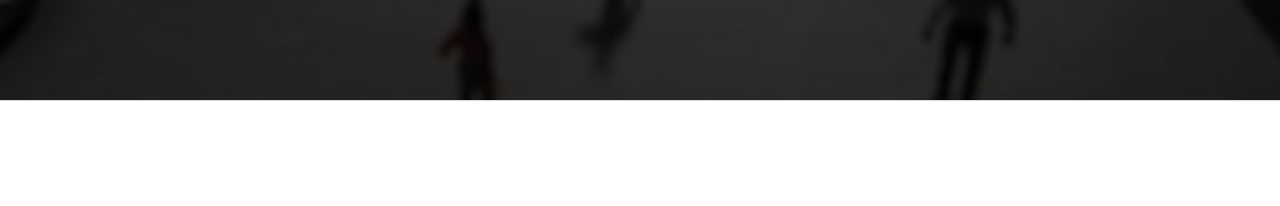
<file: clemo/clemo-free-html5-multipurpose-portfolio-page-template/aboutus.html>
<!doctype html>
<!--[if lt IE 7]>      <html class="no-js lt-ie9 lt-ie8 lt-ie7" lang=""> <![endif]-->
<!--[if IE 7]>         <html class="no-js lt-ie9 lt-ie8" lang=""> <![endif]-->
<!--[if IE 8]>         <html class="no-js lt-ie9" lang=""> <![endif]-->
<!--[if gt IE 8]><!--> <html class="no-js" lang=""> <!--<![endif]-->
    <head>
        <meta charset="utf-8">
        <meta http-equiv="X-UA-Compatible" content="IE=edge,chrome=1">
        <title>Clemo – Free HTML5 Multipurpose Portfolio Page Template</title>
        <meta name="description" content="">
        <meta name="viewport" content="width=device-width, initial-scale=1">
        <link rel="apple-touch-icon" href="apple-touch-icon.png">


        <link rel="stylesheet" href="assets/css/fonticons.css">
        <link rel="stylesheet" href="assets/css/slider-pro.css">
        <link rel="stylesheet" href="assets/css/stylesheet.css">
        <link rel="stylesheet" href="assets/css/font-awesome.min.css">
        <link rel="stylesheet" href="assets/css/bootstrap.min.css">


        <!--For Plugins external css-->
        <link rel="stylesheet" href="assets/css/plugins.css" />

        <!--Theme custom css -->
        <link rel="stylesheet" href="assets/css/style.css">

        <!--Theme Responsive css-->
        <link rel="stylesheet" href="assets/css/responsive.css" />

        <script src="assets/js/vendor/modernizr-2.8.3-respond-1.4.2.min.js"></script>
    </head>
    <body data-spy="scroll" data-target=".navbar-collapse">
        <!--[if lt IE 8]>
            <p class="browserupgrade">You are using an <strong>outdated</strong> browser. Please <a href="http://browsehappy.com/">upgrade your browser</a> to improve your experience.</p>
        <![endif]-->
        <header id="main_menu" class="header navbar-fixed-top">            
            <div class="main_menu_bg">
                <div class="container">
                    <div class="row">
                        <div class="nave_menu">
                            <nav class="navbar navbar-default" id="navmenu">
                                <div class="container-fluid">
                                    <!-- Brand and toggle get grouped for better mobile display -->
                                    <div class="navbar-header">
                                        <button type="button" class="navbar-toggle collapsed" data-toggle="collapse" data-target="#bs-example-navbar-collapse-1" aria-expanded="false">
                                            <span class="sr-only">Toggle navigation</span>
                                            <span class="icon-bar"></span>
                                            <span class="icon-bar"></span>
                                            <span class="icon-bar"></span>
                                        </button>
                                        <a class="navbar-brand" href="index.html">
                                            <img src="assets/images/logo.png"/>
                                        </a>
                                    </div>

                                    <!-- Collect the nav links, forms, and other content for toggling -->



                                    <div class="collapse navbar-collapse" id="bs-example-navbar-collapse-1">
                                        <ul class="nav navbar-nav navbar-right">
                                            <li><a href="aboutus.html">about us</a></li>
                                            <li><a href="service.html">get started</a></li>
                                            <li><a href="myaccount.html">my account</a>
                                            </li>
                                    
                                        </ul>    
                                    </div>

                                </div>
                            </nav>
                        </div>	
                    </div>

                </div>

            </div>
        </header> <!--End of header -->



        <!-- About Section -->
        <section id="aboutus" class="aboutus margin-top-120">
            <div class="container">
                <div class="row">
                    <div class="col-sm-12">
                        <div class="head_title text-center margin-top-80">
                            <h1>about us</h1>
                        </div><!-- End of head title -->

                        <div class="main_about_area"> 
                            <div class="row">

                                <div class="col-sm-6">
                                    <div class="signle_about_left">
                                        <img src="assets/images/clerk.jpg" alt="" />
                                        <div class="single_about_left_text">
                                            <div class="separator2"></div>
                                            <h4>we love <br />
                                                our community <br />
                                                like we love <br />
                                                good food </h4>
                                        </div>
                                    </div>


                                </div>

                                <div class="col-sm-5 col-sm-push-1">
                                    <div class="single_about">
                                        <div class="separator2"></div>
                                        <p> two gal pals bonded in college over a shared love of all kinds of food, especially home-cooked meals made together. in 2020, sophia and jennifer started apples to oranges,
                                            a personalized grocery delivery service that aims to provide carefully-selected foods with customers' needs and preferences in mind. one of our goals is to allow people to enjoy the joy of cooking and breaking bread together, getting rid of the stress and inconvenience that often make it difficult for us to enjoy quality food with our loved ones. 
                                            </p>

                                            <p>many of apples to oranges' produce items are grown by local orchards and farms, such as our honeycrisp apples and english cucumbers.</p>

                                        <p> even now, sophia and jennifer still make as many home-cooked meals together as possible, using ingredients they love and share together.</p>

                                    

                                        <a href="" class="btn btn-default">get in touch</a>
                                    </div>
                                </div>

                            </div>
                        </div>
                    </div><!-- End of col-sm-12 -->
                </div><!-- End of row -->
            </div><!-- End of Container -->
            <hr />
        </section><!-- End of about Section -->



        



        <!-- Team Section -->
        <section id="team" class="team colorsbg sections">
            <div class="container">
                <div class="row">
                    <div class="main_team_area">
                        <div class="head_title text-center">
                            <h1>best team</h1>
                        </div><!-- End of head title -->
                        <div class="main_team text-center">
                            <div class="single_team">
                                <div class="col-sm-10 col-sm-offset-1">
                                    <div class="row">
                                        <div class="col-sm-4">
                                            <div class="team">
                                                <img class="img-circle" src="assets/images/team1.jpg" alt="" />
                                                <h4>paul hall</h4>
                                                <div class="separator"></div>
                                                <p>art director</p>
                                            </div>
                                        </div><!-- End of col-sm-4 -->  
                                        <div class="col-sm-4">
                                            <div class="team">
                                                <img class="img-circle" src="assets/images/team2.jpg" alt="" />
                                                <h4>joshua spencer</h4>
                                                <div class="separator"></div>
                                                <p>founder</p>
                                            </div>
                                        </div> <!-- End of col-sm-4 --> 
                                        <div class="col-sm-4">
                                            <div class="team">
                                                <img class="img-circle" src="assets/images/team3.jpg" alt="" />
                                                <h4>diane lewis</h4>
                                                <div class="separator"></div>
                                                <p>artist, designer</p>
                                            </div>
                                        </div> <!-- End of col-sm-4 --> 
                                    </div>
                                </div><!-- End of col-sm-10 -->
                            </div>
                            <div class="single_team">
                                <div class="col-sm-10 col-sm-offset-1">
                                    <div class="row">
                                        <div class="col-sm-4">
                                            <div class="team">
                                                <img class="img-circle" src="assets/images/team1.jpg" alt="" />
                                                <h4>paul hall</h4>
                                                <div class="separator"></div>
                                                <p>art director</p>
                                            </div>
                                        </div> <!-- End of col-sm-4 --> 
                                        <div class="col-sm-4">
                                            <div class="team">
                                                <img class="img-circle" src="assets/images/team1.jpg" alt="" />
                                                <h4>joshua spencer</h4>
                                                <div class="separator"></div>
                                                <p>founder</p>
                                            </div>
                                        </div> <!-- End of col-sm-4 --> 
                                        <div class="col-sm-4">
                                            <div class="team">
                                                <img class="img-circle" src="assets/images/team1.jpg" alt="" />
                                                <h4>diane lewis</h4>
                                                <div class="separator"></div>
                                                <p>artist, designer</p>
                                            </div>
                                        </div> <!-- End of col-sm-4 --> 
                                    </div>
                                </div><!-- End of col-sm-10 -->
                            </div>
                            <div class="single_team">
                                <div class="col-sm-10 col-sm-offset-1">
                                    <div class="row">
                                        <div class="col-sm-4">
                                            <div class="team">
                                                <img class="img-circle" src="assets/images/team1.jpg" alt="" />
                                                <h4>paul hall</h4>
                                                <div class="separator"></div>
                                                <p>art director</p>
                                            </div>
                                        </div>  <!-- End of col-sm-4 -->
                                        <div class="col-sm-4">
                                            <div class="team">
                                                <img class="img-circle" src="assets/images/team1.jpg" alt="" />
                                                <h4>joshua spencer</h4>
                                                <div class="separator"></div>
                                                <p>founder</p>
                                            </div>
                                        </div> <!-- End of col-sm-4 --> 
                                        <div class="col-sm-4">
                                            <div class="team">
                                                <img class="img-circle" src="assets/images/team1.jpg" alt="" />
                                                <h4>diane lewis</h4>
                                                <div class="separator"></div>
                                                <p>artist, designer</p>
                                            </div>
                                        </div> <!-- End of col-sm-4 --> 
                                    </div>
                                </div><!-- End of col-sm-10 -->
                            </div>
                        </div>
                    </div>
                </div><!-- End of row -->
            </div><!-- End of Container -->
        </section><!-- End of counter Section -->


        <!-- Clients Section -->
        <section id="instagrams" class="instagrams sections">
            <div class="container-fluid">
                <div class="row">
                    <div class="col-sm-12">
                        <div class="main_instagrams_area text-center">
                            <div class="head_title">
                                <h1>instagram</h1>
                            </div><!-- End of head title -->

                            <div class="instagram-thumbnails">
                                <img class="instagram-thumbnail img-responsive" src="assets/images/insta1.png"/>
                                <img class="instagram-thumbnail img-responsive" src="assets/images/insta1.png"/>
                                <img class="instagram-thumbnail img-responsive" src="assets/images/insta1.png"/>
                                <img class="instagram-thumbnail img-responsive" src="assets/images/insta1.png"/>
                                <img class="instagram-thumbnail img-responsive" src="assets/images/insta1.png"/>
                            </div>
                        </div>
                    </div><!-- End of col-sm-12 -->
                </div><!-- End of row -->
            </div><!-- End of Container -->
        </section><!-- End of counter Section -->

        <!-- Contact Section -->
        <section id="contact" class="contact">
            <div class="overlay"></div>
            <div class="container">
                <div class="row">
                    <div class="col-sm-12">
                        <div class="main_contact sections">
                            <div class="head_title text-center whitetext">
                                <h1>get in touch</h1>
                            </div>

                            <div class="row">
                                <div class="contact_contant">
                                    <div class="col-sm-6 col-xs-12">
                                        <div class="single_message_right_info">
                                            <ul class="whitetext">
                                                <li><i class="fa fa-map-marker"></i> <span>23 Mulholland Drive, Suite 721. Los Angeles 10010
                                                        100 S. Main Street. Los Angeles 90012</span></li>

                                                <li><i class="fa fa-mobile-phone"></i> <span>+1-670-567-5590</span></li>

                                                <li><i class="fa fa-envelope-o"></i> <span>hello@clemocreative.com</span></li>
                                            </ul>

                                            <div class="contact_socail transition margin-top-80">
                                                <a href=""><i class="fa fa-facebook img-circle"></i></a>
                                                <a href=""><i class="fa fa-twitter img-circle"></i></a>
                                                <a href=""><i class="fa fa-google-plus img-circle"></i></a>
                                                <a href=""><i class="fa fa-pinterest img-circle"></i></a>
                                                <a href=""><i class="fa fa-instagram img-circle"></i></a>
                                            </div>
                                        </div>
                                    </div><!-- End of col-sm-6 -->

                                    <div class="col-sm-6 col-xs-12">
                                        <div class="single_contant_left margin-top-60">
                                            <form action="#" id="formid">
                                                <!--<div class="col-lg-8 col-md-8 col-sm-10 col-lg-offset-2 col-md-offset-2 col-sm-offset-1">-->

                                                <div class="form-group">
                                                    <label>name</label>
                                                    <input type="text" class="form-control" name="name" required="">
                                                </div>

                                                <div class="form-group">
                                                    <label>e-mail</label>
                                                    <input type="email" class="form-control" name="email" required="">
                                                </div>

                                                <div class="form-group">
                                                    <label>your message</label>
                                                    <textarea class="form-control" name="message" rows="8"></textarea>
                                                </div>

                                                <div class="">
                                                    <input type="submit" value="submit" class="btn btn-default">
                                                </div>
                                                <!--</div>--> 
                                            </form>
                                        </div>
                                    </div>
                                </div> <!-- End of messsage contant-->
                            </div>
                        </div>
                    </div>
                </div><!-- End of row -->
            </div><!-- End of container -->
        </section><!-- End of contact Section -->




        <!-- footer section -->
        <footer id="footer" class="footer">
            <div class="container">
                <div class="main_footer">
                    <div class="row">
                        <div class="col-sm-12">
                            <div class="copyright_text text-center">
                                <p class=" wow fadeInRight" data-wow-duration="1s">Made with <i class="fa fa-heart"></i> by <a target="_blank" href="http://bootstrapthemes.co">Bootstrap Themes</a>2016. All Rights Reserved</p>
                            </div>
                        </div>
                    </div>
                </div>
            </div><!-- End of container -->
        </footer><!-- End of footer Section-->



        <!-- START SCROLL TO TOP  -->

        <div class="scrollup">
            <a href="#"><i class="fa fa-chevron-up"></i></a>
        </div>

        <script src="assets/js/vendor/jquery-1.11.2.min.js"></script>
        <script src="assets/js/vendor/bootstrap.min.js"></script>

        <script src="assets/js/jquery.easing.1.3.js"></script>
        <script src="assets/js/masonry/masonry.min.js"></script>
        <script type="text/javascript">
            $('.mixcontent').masonry();
        </script>

        <script src="assets/js/jquery.sliderPro.min.js"></script>
        <script type="text/javascript">
            $(document).ready(function ($) {
                $('#example3').sliderPro({
                    width: 960,
                    height: 200,
                    fade: true,
                    arrows: false,
                    buttons: true,
                    fullScreen: false,
                    shuffle: true,
                    smallSize: 500,
                    mediumSize: 1000,
                    largeSize: 3000,
                    thumbnailArrows: true,
                    autoplay: false,
                    thumbnailsContainerSize: 960

                });
            });
        </script>
        <script src="assets/js/plugins.js"></script>
        <script src="assets/js/main.js"></script>

    </body>
</html>
</file>
<file: assets/css/fonticons.css>
@font-face {
	font-family: 'Linearicons-Free';
	src:url('../fonts/Linearicons-Free.eot?w118d');
	src:url('../fonts/Linearicons-Free.eot?#iefixw118d') format('embedded-opentype'),
		url('../fonts/Linearicons-Free.woff2?w118d') format('woff2'),
		url('../fonts/Linearicons-Free.woff?w118d') format('woff'),
		url('../fonts/Linearicons-Free.ttf?w118d') format('truetype'),
		url('../fonts/Linearicons-Free.svg?w118d#Linearicons-Free') format('svg');
	font-weight: normal;
	font-style: normal;
}

.lnr {
	font-family: 'Linearicons-Free';
	speak: none;
	font-style: normal;
	font-weight: normal;
	font-variant: normal;
	text-transform: none;
	line-height: 1;

	/* Better Font Rendering =========== */
	-webkit-font-smoothing: antialiased;
	-moz-osx-font-smoothing: grayscale;
}

.lnr-home:before {
	content: "\e800";
}
.lnr-apartment:before {
	content: "\e801";
}
.lnr-pencil:before {
	content: "\e802";
}
.lnr-magic-wand:before {
	content: "\e803";
}
.lnr-drop:before {
	content: "\e804";
}
.lnr-lighter:before {
	content: "\e805";
}
.lnr-poop:before {
	content: "\e806";
}
.lnr-sun:before {
	content: "\e807";
}
.lnr-moon:before {
	content: "\e808";
}
.lnr-cloud:before {
	content: "\e809";
}
.lnr-cloud-upload:before {
	content: "\e80a";
}
.lnr-cloud-download:before {
	content: "\e80b";
}
.lnr-cloud-sync:before {
	content: "\e80c";
}
.lnr-cloud-check:before {
	content: "\e80d";
}
.lnr-database:before {
	content: "\e80e";
}
.lnr-lock:before {
	content: "\e80f";
}
.lnr-cog:before {
	content: "\e810";
}
.lnr-trash:before {
	content: "\e811";
}
.lnr-dice:before {
	content: "\e812";
}
.lnr-heart:before {
	content: "\e813";
}
.lnr-star:before {
	content: "\e814";
}
.lnr-star-half:before {
	content: "\e815";
}
.lnr-star-empty:before {
	content: "\e816";
}
.lnr-flag:before {
	content: "\e817";
}
.lnr-envelope:before {
	content: "\e818";
}
.lnr-paperclip:before {
	content: "\e819";
}
.lnr-inbox:before {
	content: "\e81a";
}
.lnr-eye:before {
	content: "\e81b";
}
.lnr-printer:before {
	content: "\e81c";
}
.lnr-file-empty:before {
	content: "\e81d";
}
.lnr-file-add:before {
	content: "\e81e";
}
.lnr-enter:before {
	content: "\e81f";
}
.lnr-exit:before {
	content: "\e820";
}
.lnr-graduation-hat:before {
	content: "\e821";
}
.lnr-license:before {
	content: "\e822";
}
.lnr-music-note:before {
	content: "\e823";
}
.lnr-film-play:before {
	content: "\e824";
}
.lnr-camera-video:before {
	content: "\e825";
}
.lnr-camera:before {
	content: "\e826";
}
.lnr-picture:before {
	content: "\e827";
}
.lnr-book:before {
	content: "\e828";
}
.lnr-bookmark:before {
	content: "\e829";
}
.lnr-user:before {
	content: "\e82a";
}
.lnr-users:before {
	content: "\e82b";
}
.lnr-shirt:before {
	content: "\e82c";
}
.lnr-store:before {
	content: "\e82d";
}
.lnr-cart:before {
	content: "\e82e";
}
.lnr-tag:before {
	content: "\e82f";
}
.lnr-phone-handset:before {
	content: "\e830";
}
.lnr-phone:before {
	content: "\e831";
}
.lnr-pushpin:before {
	content: "\e832";
}
.lnr-map-marker:before {
	content: "\e833";
}
.lnr-map:before {
	content: "\e834";
}
.lnr-location:before {
	content: "\e835";
}
.lnr-calendar-full:before {
	content: "\e836";
}
.lnr-keyboard:before {
	content: "\e837";
}
.lnr-spell-check:before {
	content: "\e838";
}
.lnr-screen:before {
	content: "\e839";
}
.lnr-smartphone:before {
	content: "\e83a";
}
.lnr-tablet:before {
	content: "\e83b";
}
.lnr-laptop:before {
	content: "\e83c";
}
.lnr-laptop-phone:before {
	content: "\e83d";
}
.lnr-power-switch:before {
	content: "\e83e";
}
.lnr-bubble:before {
	content: "\e83f";
}
.lnr-heart-pulse:before {
	content: "\e840";
}
.lnr-construction:before {
	content: "\e841";
}
.lnr-pie-chart:before {
	content: "\e842";
}
.lnr-chart-bars:before {
	content: "\e843";
}
.lnr-gift:before {
	content: "\e844";
}
.lnr-diamond:before {
	content: "\e845";
}
.lnr-linearicons:before {
	content: "\e846";
}
.lnr-dinner:before {
	content: "\e847";
}
.lnr-coffee-cup:before {
	content: "\e848";
}
.lnr-leaf:before {
	content: "\e849";
}
.lnr-paw:before {
	content: "\e84a";
}
.lnr-rocket:before {
	content: "\e84b";
}
.lnr-briefcase:before {
	content: "\e84c";
}
.lnr-bus:before {
	content: "\e84d";
}
.lnr-car:before {
	content: "\e84e";
}
.lnr-train:before {
	content: "\e84f";
}
.lnr-bicycle:before {
	content: "\e850";
}
.lnr-wheelchair:before {
	content: "\e851";
}
.lnr-select:before {
	content: "\e852";
}
.lnr-earth:before {
	content: "\e853";
}
.lnr-smile:before {
	content: "\e854";
}
.lnr-sad:before {
	content: "\e855";
}
.lnr-neutral:before {
	content: "\e856";
}
.lnr-mustache:before {
	content: "\e857";
}
.lnr-alarm:before {
	content: "\e858";
}
.lnr-bullhorn:before {
	content: "\e859";
}
.lnr-volume-high:before {
	content: "\e85a";
}
.lnr-volume-medium:before {
	content: "\e85b";
}
.lnr-volume-low:before {
	content: "\e85c";
}
.lnr-volume:before {
	content: "\e85d";
}
.lnr-mic:before {
	content: "\e85e";
}
.lnr-hourglass:before {
	content: "\e85f";
}
.lnr-undo:before {
	content: "\e860";
}
.lnr-redo:before {
	content: "\e861";
}
.lnr-sync:before {
	content: "\e862";
}
.lnr-history:before {
	content: "\e863";
}
.lnr-clock:before {
	content: "\e864";
}
.lnr-download:before {
	content: "\e865";
}
.lnr-upload:before {
	content: "\e866";
}
.lnr-enter-down:before {
	content: "\e867";
}
.lnr-exit-up:before {
	content: "\e868";
}
.lnr-bug:before {
	content: "\e869";
}
.lnr-code:before {
	content: "\e86a";
}
.lnr-link:before {
	content: "\e86b";
}
.lnr-unlink:before {
	content: "\e86c";
}
.lnr-thumbs-up:before {
	content: "\e86d";
}
.lnr-thumbs-down:before {
	content: "\e86e";
}
.lnr-magnifier:before {
	content: "\e86f";
}
.lnr-cross:before {
	content: "\e870";
}
.lnr-menu:before {
	content: "\e871";
}
.lnr-list:before {
	content: "\e872";
}
.lnr-chevron-up:before {
	content: "\e873";
}
.lnr-chevron-down:before {
	content: "\e874";
}
.lnr-chevron-left:before {
	content: "\e875";
}
.lnr-chevron-right:before {
	content: "\e876";
}
.lnr-arrow-up:before {
	content: "\e877";
}
.lnr-arrow-down:before {
	content: "\e878";
}
.lnr-arrow-left:before {
	content: "\e879";
}
.lnr-arrow-right:before {
	content: "\e87a";
}
.lnr-move:before {
	content: "\e87b";
}
.lnr-warning:before {
	content: "\e87c";
}
.lnr-question-circle:before {
	content: "\e87d";
}
.lnr-menu-circle:before {
	content: "\e87e";
}
.lnr-checkmark-circle:before {
	content: "\e87f";
}
.lnr-cross-circle:before {
	content: "\e880";
}
.lnr-plus-circle:before {
	content: "\e881";
}
.lnr-circle-minus:before {
	content: "\e882";
}
.lnr-arrow-up-circle:before {
	content: "\e883";
}
.lnr-arrow-down-circle:before {
	content: "\e884";
}
.lnr-arrow-left-circle:before {
	content: "\e885";
}
.lnr-arrow-right-circle:before {
	content: "\e886";
}
.lnr-chevron-up-circle:before {
	content: "\e887";
}
.lnr-chevron-down-circle:before {
	content: "\e888";
}
.lnr-chevron-left-circle:before {
	content: "\e889";
}
.lnr-chevron-right-circle:before {
	content: "\e88a";
}
.lnr-crop:before {
	content: "\e88b";
}
.lnr-frame-expand:before {
	content: "\e88c";
}
.lnr-frame-contract:before {
	content: "\e88d";
}
.lnr-layers:before {
	content: "\e88e";
}
.lnr-funnel:before {
	content: "\e88f";
}
.lnr-text-format:before {
	content: "\e890";
}
.lnr-text-format-remove:before {
	content: "\e891";
}
.lnr-text-size:before {
	content: "\e892";
}
.lnr-bold:before {
	content: "\e893";
}
.lnr-italic:before {
	content: "\e894";
}
.lnr-underline:before {
	content: "\e895";
}
.lnr-strikethrough:before {
	content: "\e896";
}
.lnr-highlight:before {
	content: "\e897";
}
.lnr-text-align-left:before {
	content: "\e898";
}
.lnr-text-align-center:before {
	content: "\e899";
}
.lnr-text-align-right:before {
	content: "\e89a";
}
.lnr-text-align-justify:before {
	content: "\e89b";
}
.lnr-line-spacing:before {
	content: "\e89c";
}
.lnr-indent-increase:before {
	content: "\e89d";
}
.lnr-indent-decrease:before {
	content: "\e89e";
}
.lnr-pilcrow:before {
	content: "\e89f";
}
.lnr-direction-ltr:before {
	content: "\e8a0";
}
.lnr-direction-rtl:before {
	content: "\e8a1";
}
.lnr-page-break:before {
	content: "\e8a2";
}
.lnr-sort-alpha-asc:before {
	content: "\e8a3";
}
.lnr-sort-amount-asc:before {
	content: "\e8a4";
}
.lnr-hand:before {
	content: "\e8a5";
}
.lnr-pointer-up:before {
	content: "\e8a6";
}
.lnr-pointer-right:before {
	content: "\e8a7";
}
.lnr-pointer-down:before {
	content: "\e8a8";
}
.lnr-pointer-left:before {
	content: "\e8a9";
}
</file>
<file: assets/css/slider-pro.css>
/*!
*  - v1.2.5
* Homepage: http://bqworks.com/slider-pro/
* Author: bqworks
* Author URL: http://bqworks.com/
*/
/* Core
--------------------------------------------------*/
.slider-pro {
    position: relative;
    margin: 0 auto;
    -moz-box-sizing: content-box;
    box-sizing: content-box;
}

.sp-slides-container {
    position: relative;
}

.sp-mask {
    position: relative;
    overflow: hidden;
    height: 200px;
}

.sp-slides {
    position: relative;
    -webkit-backface-visibility: hidden;
    -webkit-perspective: 1000;
}

.sp-slide {
    position: absolute;
}

.sp-image-container {
    overflow: hidden;
}

.sp-image {
    position: relative;
    display: block;
    border: none;
}

.sp-no-js {
    overflow: hidden;
    max-width: 100%;
}

/* Thumbnails
--------------------------------------------------*/
.sp-thumbnails-container {
    position: relative;
    overflow: hidden;
}

.sp-top-thumbnails,
.sp-bottom-thumbnails  {
    left: 0;
    margin: 0 auto;
}

.sp-top-thumbnails {
    position: absolute;
    top: 0;
    margin-bottom: 4px;
}

.sp-bottom-thumbnails {
    margin-top: 4px;
}

.sp-left-thumbnails,
.sp-right-thumbnails {
    position: absolute;
    top: 0;
}

.sp-right-thumbnails {
    right: 0;
    margin-left: 4px;
}

.sp-left-thumbnails {
    left: 0;
    margin-right: 4px;
}

.sp-thumbnails {
    position: relative;
}

.sp-thumbnail {
    border: none;
}

.sp-thumbnail-container {
    position: relative;
    display: block;
    overflow: hidden;
    float: left;
    -moz-box-sizing: border-box;
    box-sizing: border-box;
}

/* Horizontal thumbnails
------------------------*/
.sp-top-thumbnails .sp-thumbnail-container,
.sp-bottom-thumbnails .sp-thumbnail-container {
    margin-left: 2px;
    margin-right: 2px;
}

.sp-top-thumbnails .sp-thumbnail-container:first-child,
.sp-bottom-thumbnails .sp-thumbnail-container:first-child {
    margin-left: 0;
}

.sp-top-thumbnails .sp-thumbnail-container:last-child,
.sp-bottom-thumbnails .sp-thumbnail-container:last-child {
    margin-right: 0;
}

/* Vertical thumbnails 
----------------------*/
.sp-left-thumbnails .sp-thumbnail-container,
.sp-right-thumbnails .sp-thumbnail-container {
    margin-top: 2px;
    margin-bottom: 2px;
}

.sp-left-thumbnails .sp-thumbnail-container:first-child,
.sp-right-thumbnails .sp-thumbnail-container:first-child {
    margin-top: 0;
}

.sp-left-thumbnails .sp-thumbnail-container:last-child,
.sp-right-thumbnails .sp-thumbnail-container:last-child {
    margin-bottom: 0;
}

/* Right thumbnails with pointer
--------------------------------*/
.sp-right-thumbnails.sp-has-pointer {
    margin-left: -13px;
}

.sp-right-thumbnails.sp-has-pointer .sp-thumbnail {
    position: absolute;
    left: 18px;
    margin-left: 0 !important;
}

.sp-right-thumbnails.sp-has-pointer .sp-selected-thumbnail:before {
    content: '';
    position: absolute;
    height: 100%;
    border-left: 5px solid #F00;
    left: 0;
    top: 0;
    margin-left: 13px;
}

.sp-right-thumbnails.sp-has-pointer .sp-selected-thumbnail:after {
    content: '';
    position: absolute;
    width: 0;
    height: 0;
    left: 0;
    top: 50%;
    margin-top: -8px;
    border-right: 13px solid #F00;
    border-top: 8px solid transparent;
    border-bottom: 8px solid transparent;
}

/* Left thumbnails with pointer
-------------------------------*/
.sp-left-thumbnails.sp-has-pointer {
    margin-right: -13px;
}

.sp-left-thumbnails.sp-has-pointer .sp-thumbnail {
    position: absolute;
    right: 18px;
}

.sp-left-thumbnails.sp-has-pointer .sp-selected-thumbnail:before {
    content: '';
    position: absolute;
    height: 100%;
    border-left: 5px solid #F00;
    right: 0;
    top: 0;
    margin-right: 13px;
}

.sp-left-thumbnails.sp-has-pointer .sp-selected-thumbnail:after {
    content: '';
    position: absolute;
    width: 0;
    height: 0;
    right: 0;
    top: 50%;
    margin-top: -8px;
    border-left: 13px solid #F00;
    border-top: 8px solid transparent;
    border-bottom: 8px solid transparent;
}

/* Bottom thumbnails with pointer
---------------------------------*/
.sp-bottom-thumbnails.sp-has-pointer {
    margin-top: -13px;
}

.sp-bottom-thumbnails.sp-has-pointer .sp-thumbnail {
    position: absolute;
    top: 18px;
    margin-top: 0 !important;
}

.sp-bottom-thumbnails.sp-has-pointer .sp-selected-thumbnail:before {
    content: '';
    position: absolute;
    width: 100%;
    border-bottom: 5px solid #F00;
    top: 0;
    margin-top: 13px;
}

.sp-bottom-thumbnails.sp-has-pointer .sp-selected-thumbnail:after {
    content: '';
    position: absolute;
    width: 0;
    height: 0;
    left: 50%;
    top: 0;
    margin-left: -8px;
    border-bottom: 13px solid #F00;
    border-left: 8px solid transparent;
    border-right: 8px solid transparent;
}

/* Top thumbnails with pointer
------------------------------*/
.sp-top-thumbnails.sp-has-pointer {
    margin-bottom: -13px;
}

.sp-top-thumbnails.sp-has-pointer .sp-thumbnail {
    position: absolute;
    bottom: 18px;
}

.sp-top-thumbnails.sp-has-pointer .sp-selected-thumbnail:before {
    content: '';
    position: absolute;
    width: 100%;
    border-bottom: 5px solid #F00;
    bottom: 0;
    margin-bottom: 13px;
}

.sp-top-thumbnails.sp-has-pointer .sp-selected-thumbnail:after {
    content: '';
    position: absolute;
    width: 0;
    height: 0;
    left: 50%;
    bottom: 0;
    margin-left: -8px;
    border-top: 13px solid #F00;
    border-left: 8px solid transparent;
    border-right: 8px solid transparent;
}

/* Layers
--------------------------------------------------*/
.sp-layer {
    position: absolute;
    margin: 0;
    box-sizing: border-box;
    -moz-box-sizing: border-box;
    -webkit-box-sizing: border-box;
    -webkit-font-smoothing: subpixel-antialiased;
    -webkit-backface-visibility: hidden;
}

.sp-black {
    color: #FFF;
    background: rgb(0, 0, 0);
    background: rgba(0, 0, 0, 0.7);
}

.sp-white {
    color: #000;
    background: rgb(255, 255, 255);
    background: rgba(255, 255, 255, 0.7);
}

.sp-rounded {
    border-radius: 10px;
}

.sp-padding {
    padding: 10px;
}

/* Touch Swipe
--------------------------------------------------*/
.sp-grab {
    cursor: url(images/openhand.cur), move;
}

.sp-grabbing {
    cursor: url(images/closedhand.cur), move;
}

.sp-selectable {
    cursor: default;
}

/* Caption
--------------------------------------------------*/
.sp-caption-container {
    text-align: center;
    margin-top: 10px;
}

/* Full Screen
--------------------------------------------------*/
.sp-full-screen {
    margin: 0 !important;
    background-color: #000;
}

.sp-full-screen-button {
    position: absolute;
    top: 5px;
    right: 10px;
    font-size: 30px;
    line-height: 1;
    cursor: pointer;
    -webkit-transform: rotate(45deg);
    -ms-transform: rotate(45deg);
    transform: rotate(45deg);
}

.sp-full-screen-button:before {
    content: '\2195';
}

.sp-fade-full-screen {
    opacity: 0;
    -webkit-transition: opacity 0.5s;
    transition: opacity 0.5s;
}

.slider-pro:hover .sp-fade-full-screen {
    opacity: 1;
}

/* Buttons
--------------------------------------------------*/
.sp-buttons {
    position: relative;
    width: 100%;
    text-align: center;
    padding-top: 40px;
}

.sp-button {
    width: 10px;
    height: 10px;
    border: 2px solid #000;
    border-radius: 50%;
    margin: 4px;
    display: inline-block;
    -moz-box-sizing: border-box;
    -webkit-box-sizing: border-box;
    box-sizing: border-box;
    cursor: pointer;
}

.sp-selected-button {
    background-color: #000;
}

@media only screen and (min-width: 768px) and (max-width: 1024px) {
    .sp-button {
        width: 14px;
        height: 14px;
    }
}

@media only screen and (min-width: 568px) and (max-width: 768px) {
    .sp-button {
        width: 16px;
        height: 16px;
    }
}

@media only screen and (min-width: 320px) and (max-width: 568px) {
    .sp-button {
        width: 18px;
        height: 18px;
    }
}

/* Arrows
--------------------------------------------------*/
.sp-arrows {
    position: absolute;
}

.sp-fade-arrows {
    opacity: 0;
    -webkit-transition: opacity 0.5s;
    transition: opacity 0.5s;
}

.sp-slides-container:hover .sp-fade-arrows {
    opacity: 1;
}

.sp-horizontal .sp-arrows {
    width: 100%;
    left: 0;
    top: 50%;
    margin-top: -15px;
}

.sp-vertical .sp-arrows {
    height: 100%;
    left: 50%;
    top: 0;
    margin-left: -10px;
}

.sp-arrow {
    position: absolute;
    display: block;
    width: 20px;
    height: 30px;
    cursor: pointer;
}

.sp-vertical .sp-arrow {
    -webkit-transform: rotate(90deg);
    -ms-transform: rotate(90deg);
    transform: rotate(90deg);
}

.sp-horizontal .sp-previous-arrow {
    left: 20px;
}

.sp-horizontal .sp-next-arrow {
    right: 20px;
}

.sp-vertical .sp-previous-arrow {
    top: 20px;
}

.sp-vertical .sp-next-arrow {
    bottom: 20px;
}

.sp-previous-arrow:before,
.sp-previous-arrow:after,
.sp-next-arrow:before,
.sp-next-arrow:after {
    content: '';
    position: absolute;
    width: 50%;
    height: 50%;
    background-color: #FFF;
}

.sp-previous-arrow:before {
    left: 30%;
    top: 0;
    -webkit-transform: skew(145deg, 0deg);
    -ms-transform: skew(145deg, 0deg);
    transform: skew(145deg, 0deg);
}

.sp-previous-arrow:after {
    left: 30%;
    top: 50%;
    -webkit-transform: skew(-145deg, 0deg);
    -ms-transform: skew(-145deg, 0deg);
    transform: skew(-145deg, 0deg);
}

.sp-next-arrow:before {
    right: 30%;
    top: 0;
    -webkit-transform: skew(35deg, 0deg);
    -ms-transform: skew(35deg, 0deg);
    transform: skew(35deg, 0deg);
}

.sp-next-arrow:after {
    right: 30%;
    top: 50%;
    -webkit-transform: skew(-35deg, 0deg);
    -ms-transform: skew(-35deg, 0deg);
    transform: skew(-35deg, 0deg);
}

.ie8 .sp-arrow,
.ie7 .sp-arrow {
    width: 0;
    height: 0;
}

.ie8 .sp-arrow:before,
.ie8 .sp-arrow:after,
.ie7 .sp-arrow:before,
.ie7 .sp-arrow:after {
    content: none;
}

.ie8.sp-horizontal .sp-previous-arrow,
.ie7.sp-horizontal .sp-previous-arrow {
    border-right: 20px solid #FFF;
    border-top: 20px solid transparent;
    border-bottom: 20px solid transparent;
}

.ie8.sp-horizontal .sp-next-arrow,
.ie7.sp-horizontal .sp-next-arrow {
    border-left: 20px solid #FFF;
    border-top: 20px solid transparent;
    border-bottom: 20px solid transparent;
}

.ie8.sp-vertical .sp-previous-arrow,
.ie7.sp-vertical .sp-previous-arrow {
    border-bottom: 20px solid #FFF;
    border-left: 20px solid transparent;
    border-right: 20px solid transparent;
}

.ie8.sp-vertical .sp-next-arrow,
.ie7.sp-vertical .sp-next-arrow {
    border-top: 20px solid #FFF;
    border-left: 20px solid transparent;
    border-right: 20px solid transparent;
}

/* Thumbnail Arrows
--------------------------------------------------*/
.sp-thumbnail-arrows {
    position: absolute;
}

.sp-fade-thumbnail-arrows {
    opacity: 0;
    -webkit-transition: opacity 0.5s;
    transition: opacity 0.5s;
}

.sp-thumbnails-container:hover .sp-fade-thumbnail-arrows {
    opacity: 1;
}

.sp-top-thumbnails .sp-thumbnail-arrows,
.sp-bottom-thumbnails .sp-thumbnail-arrows {
    width: 100%;
    top: 50%;
    left: 0;
    margin-top: -12px;
}

.sp-left-thumbnails .sp-thumbnail-arrows,
.sp-right-thumbnails .sp-thumbnail-arrows {
    height: 100%;
    top: 0;
    left: 50%;
    margin-left: -7px;
}

.sp-thumbnail-arrow {
    position: absolute;
    display: block;
    width: 15px;
    height: 25px;
    cursor: pointer;
}

.sp-left-thumbnails .sp-thumbnail-arrows .sp-thumbnail-arrow,
.sp-right-thumbnails .sp-thumbnail-arrows .sp-thumbnail-arrow {
    -webkit-transform: rotate(90deg);
    -ms-transform: rotate(90deg);
    transform: rotate(90deg);
}

.sp-top-thumbnails .sp-previous-thumbnail-arrow,
.sp-bottom-thumbnails .sp-previous-thumbnail-arrow {
    left: 0px;
}

.sp-top-thumbnails .sp-next-thumbnail-arrow,
.sp-bottom-thumbnails .sp-next-thumbnail-arrow {
    right: 0px;
}

.sp-left-thumbnails .sp-previous-thumbnail-arrow,
.sp-right-thumbnails .sp-previous-thumbnail-arrow {
    top: 0px;
}

.sp-left-thumbnails .sp-next-thumbnail-arrow,
.sp-right-thumbnails .sp-next-thumbnail-arrow {
    bottom: 0px;
}

.sp-previous-thumbnail-arrow:before,
.sp-previous-thumbnail-arrow:after,
.sp-next-thumbnail-arrow:before,
.sp-next-thumbnail-arrow:after {
    content: '';
    position: absolute;
    width: 50%;
    height: 50%;
    background-color: #FFF;
}

.sp-previous-thumbnail-arrow:before {
    left: 30%;
    top: 0;
    -webkit-transform: skew(145deg, 0deg);
    -ms-transform: skew(145deg, 0deg);
    transform: skew(145deg, 0deg);
}

.sp-previous-thumbnail-arrow:after {
    left: 30%;
    top: 50%;
    -webkit-transform: skew(-145deg, 0deg);
    -ms-transform: skew(-145deg, 0deg);
    transform: skew(-145deg, 0deg);
}

.sp-next-thumbnail-arrow:before {
    right: 30%;
    top: 0;
    -webkit-transform: skew(35deg, 0deg);
    -ms-transform: skew(35deg, 0deg);
    transform: skew(35deg, 0deg);
}

.sp-next-thumbnail-arrow:after {
    right: 30%;
    top: 50%;
    -webkit-transform: skew(-35deg, 0deg);
    -ms-transform: skew(-35deg, 0deg);
    transform: skew(-35deg, 0deg);
}

.ie8 .sp-thumbnail-arrow,
.ie7 .sp-thumbnail-arrow {
    width: 0;
    height: 0;
}

.ie8 .sp-thumbnail-arrow:before,
.ie8 .sp-thumbnail-arrow:after,
.ie7 .sp-thumbnail-arrow:before,
.ie7 .sp-thumbnail-arrow:after {
    content: none;
}

.ie8 .sp-top-thumbnails .sp-previous-thumbnail-arrow,
.ie8 .sp-bottom-thumbnails .sp-previous-thumbnail-arrow,
.ie7 .sp-top-thumbnails .sp-previous-thumbnail-arrow,
.ie7 .sp-bottom-thumbnails .sp-previous-thumbnail-arrow {
    border-right: 12px solid #FFF;
    border-top: 12px solid transparent;
    border-bottom: 12px solid transparent;
}

.ie8 .sp-top-thumbnails .sp-next-thumbnail-arrow,
.ie8 .sp-bottom-thumbnails .sp-next-thumbnail-arrow,
.ie7 .sp-top-thumbnails .sp-next-thumbnail-arrow,
.ie7 .sp-bottom-thumbnails .sp-next-thumbnail-arrow {
    border-left: 12px solid #FFF;
    border-top: 12px solid transparent;
    border-bottom: 12px solid transparent;
}

.ie8 .sp-left-thumbnails .sp-previous-thumbnail-arrow,
.ie8 .sp-right-thumbnails .sp-previous-thumbnail-arrow,
.ie7 .sp-left-thumbnails .sp-previous-thumbnail-arrow,
.ie7 .sp-right-thumbnails .sp-previous-thumbnail-arrow {
    border-bottom: 12px solid #FFF;
    border-left: 12px solid transparent;
    border-right: 12px solid transparent;
}

.ie8 .sp-left-thumbnails .sp-next-thumbnail-arrow,
.ie8 .sp-right-thumbnails .sp-next-thumbnail-arrow,
.ie7 .sp-left-thumbnails .sp-next-thumbnail-arrow,
.ie7 .sp-right-thumbnails .sp-next-thumbnail-arrow {
    border-top: 12px solid #FFF;
    border-left: 12px solid transparent;
    border-right: 12px solid transparent;
}

/* Video
--------------------------------------------------*/
a.sp-video {
    text-decoration: none;
}

a.sp-video img {
    -webkit-backface-visibility: hidden;
    border: none;
}

a.sp-video:after {
    content: '\25B6';
    position: absolute;
    width: 45px;
    padding-left: 5px;
    height: 50px;
    border: 2px solid #FFF;
    text-align: center;
    font-size: 30px;
    border-radius: 30px;
    top: 0;
    color: #FFF;
    bottom: 0;
    left: 0;
    right: 0;
    background-color: rgba(0, 0, 0, 0.2);
    margin: auto;
    line-height: 52px;
}

/* CSS for preventing styling issues in WordPress
--------------------------------------------------*/
.slider-pro img.sp-image,
.slider-pro img.sp-thumbnail {
    max-width: none;
    max-height: none;
    border: none !important;
    border-radius: 0 !important;
    padding: 0 !important;
    -webkit-box-shadow: none !important;
    -mox-box-shadow: none !important;
    box-shadow: none !important;
    transition: none;
    -moz-transition: none;
    -webkit-transition: none;
    -o-transition: none;
}

.slider-pro a {
    position: static;
    transition: none !important;
    -moz-transition: none !important;
    -webkit-transition: none !important;
    -o-transition: none !important;
}

.slider-pro iframe,
.slider-pro object,
.slider-pro video,
.slider-pro embed,
.slider-pro canvas {
    max-width: none;
    max-height: none;
}

.slider-pro p.sp-layer {
/*    font-size: 14px;
    line-height: 1.4;
    margin: 0;*/
}

.slider-pro h1.sp-layer {
    font-size: 32px;
    line-height: 1.4;
    margin: 0;
}

.slider-pro h2.sp-layer {
    font-size: 24px;
    line-height: 1.4;
    margin: 0;
}

.slider-pro h3.sp-layer {
    font-size: 19px;
    line-height: 1.4;
    margin: 0;
}

.slider-pro h4.sp-layer {
    font-size: 2.5rem;
    line-height: 2.5;
    margin: 0;
}

.slider-pro h5.sp-layer {
    font-size: 13px;
    line-height: 1.4;
    margin: 0;
}

.slider-pro h6.sp-layer {
    font-size: 11px;
    line-height: 1.4;
    margin: 0;
}

.slider-pro img.sp-layer {
    border: none;
}
</file>
<file: assets/css/stylesheet.css>
/* Generated by Font Squirrel (https://www.fontsquirrel.com) on May 4, 2016 */
@font-face {
	font-family:'montserratbold';
	font-weight:normal;
	font-style:normal;
	src:url('../fonts/montserrat-bold-webfont.woff2') format('woff2')
}
@font-face {
	font-family:'montserrathairline';
	font-weight:normal;
	font-style:normal;
	src:url('../fonts/montserrat-hairline-webfont.woff2') format('woff2')
}
@font-face {
	font-family:'montserratlight';
	font-weight:normal;
	font-style:normal;
	src:url('../fonts/montserrat-light-webfont.woff2') format('woff2')
}
@font-face {
	font-family:'montserratregular';
	font-weight:normal;
	font-style:normal;
	src:url('../fonts/montserrat-regular-webfont.woff2') format('woff2')
}
</file>
<file: clemo/clemo-free-html5-multipurpose-portfolio-page-template/assets/css/fonticons.css>
@font-face {
	font-family: 'Linearicons-Free';
	src:url('../fonts/Linearicons-Free.eot?w118d');
	src:url('../fonts/Linearicons-Free.eot?#iefixw118d') format('embedded-opentype'),
		url('../fonts/Linearicons-Free.woff2?w118d') format('woff2'),
		url('../fonts/Linearicons-Free.woff?w118d') format('woff'),
		url('../fonts/Linearicons-Free.ttf?w118d') format('truetype'),
		url('../fonts/Linearicons-Free.svg?w118d#Linearicons-Free') format('svg');
	font-weight: normal;
	font-style: normal;
}

.lnr {
	font-family: 'Linearicons-Free';
	speak: none;
	font-style: normal;
	font-weight: normal;
	font-variant: normal;
	text-transform: none;
	line-height: 1;

	/* Better Font Rendering =========== */
	-webkit-font-smoothing: antialiased;
	-moz-osx-font-smoothing: grayscale;
}

.lnr-home:before {
	content: "\e800";
}
.lnr-apartment:before {
	content: "\e801";
}
.lnr-pencil:before {
	content: "\e802";
}
.lnr-magic-wand:before {
	content: "\e803";
}
.lnr-drop:before {
	content: "\e804";
}
.lnr-lighter:before {
	content: "\e805";
}
.lnr-poop:before {
	content: "\e806";
}
.lnr-sun:before {
	content: "\e807";
}
.lnr-moon:before {
	content: "\e808";
}
.lnr-cloud:before {
	content: "\e809";
}
.lnr-cloud-upload:before {
	content: "\e80a";
}
.lnr-cloud-download:before {
	content: "\e80b";
}
.lnr-cloud-sync:before {
	content: "\e80c";
}
.lnr-cloud-check:before {
	content: "\e80d";
}
.lnr-database:before {
	content: "\e80e";
}
.lnr-lock:before {
	content: "\e80f";
}
.lnr-cog:before {
	content: "\e810";
}
.lnr-trash:before {
	content: "\e811";
}
.lnr-dice:before {
	content: "\e812";
}
.lnr-heart:before {
	content: "\e813";
}
.lnr-star:before {
	content: "\e814";
}
.lnr-star-half:before {
	content: "\e815";
}
.lnr-star-empty:before {
	content: "\e816";
}
.lnr-flag:before {
	content: "\e817";
}
.lnr-envelope:before {
	content: "\e818";
}
.lnr-paperclip:before {
	content: "\e819";
}
.lnr-inbox:before {
	content: "\e81a";
}
.lnr-eye:before {
	content: "\e81b";
}
.lnr-printer:before {
	content: "\e81c";
}
.lnr-file-empty:before {
	content: "\e81d";
}
.lnr-file-add:before {
	content: "\e81e";
}
.lnr-enter:before {
	content: "\e81f";
}
.lnr-exit:before {
	content: "\e820";
}
.lnr-graduation-hat:before {
	content: "\e821";
}
.lnr-license:before {
	content: "\e822";
}
.lnr-music-note:before {
	content: "\e823";
}
.lnr-film-play:before {
	content: "\e824";
}
.lnr-camera-video:before {
	content: "\e825";
}
.lnr-camera:before {
	content: "\e826";
}
.lnr-picture:before {
	content: "\e827";
}
.lnr-book:before {
	content: "\e828";
}
.lnr-bookmark:before {
	content: "\e829";
}
.lnr-user:before {
	content: "\e82a";
}
.lnr-users:before {
	content: "\e82b";
}
.lnr-shirt:before {
	content: "\e82c";
}
.lnr-store:before {
	content: "\e82d";
}
.lnr-cart:before {
	content: "\e82e";
}
.lnr-tag:before {
	content: "\e82f";
}
.lnr-phone-handset:before {
	content: "\e830";
}
.lnr-phone:before {
	content: "\e831";
}
.lnr-pushpin:before {
	content: "\e832";
}
.lnr-map-marker:before {
	content: "\e833";
}
.lnr-map:before {
	content: "\e834";
}
.lnr-location:before {
	content: "\e835";
}
.lnr-calendar-full:before {
	content: "\e836";
}
.lnr-keyboard:before {
	content: "\e837";
}
.lnr-spell-check:before {
	content: "\e838";
}
.lnr-screen:before {
	content: "\e839";
}
.lnr-smartphone:before {
	content: "\e83a";
}
.lnr-tablet:before {
	content: "\e83b";
}
.lnr-laptop:before {
	content: "\e83c";
}
.lnr-laptop-phone:before {
	content: "\e83d";
}
.lnr-power-switch:before {
	content: "\e83e";
}
.lnr-bubble:before {
	content: "\e83f";
}
.lnr-heart-pulse:before {
	content: "\e840";
}
.lnr-construction:before {
	content: "\e841";
}
.lnr-pie-chart:before {
	content: "\e842";
}
.lnr-chart-bars:before {
	content: "\e843";
}
.lnr-gift:before {
	content: "\e844";
}
.lnr-diamond:before {
	content: "\e845";
}
.lnr-linearicons:before {
	content: "\e846";
}
.lnr-dinner:before {
	content: "\e847";
}
.lnr-coffee-cup:before {
	content: "\e848";
}
.lnr-leaf:before {
	content: "\e849";
}
.lnr-paw:before {
	content: "\e84a";
}
.lnr-rocket:before {
	content: "\e84b";
}
.lnr-briefcase:before {
	content: "\e84c";
}
.lnr-bus:before {
	content: "\e84d";
}
.lnr-car:before {
	content: "\e84e";
}
.lnr-train:before {
	content: "\e84f";
}
.lnr-bicycle:before {
	content: "\e850";
}
.lnr-wheelchair:before {
	content: "\e851";
}
.lnr-select:before {
	content: "\e852";
}
.lnr-earth:before {
	content: "\e853";
}
.lnr-smile:before {
	content: "\e854";
}
.lnr-sad:before {
	content: "\e855";
}
.lnr-neutral:before {
	content: "\e856";
}
.lnr-mustache:before {
	content: "\e857";
}
.lnr-alarm:before {
	content: "\e858";
}
.lnr-bullhorn:before {
	content: "\e859";
}
.lnr-volume-high:before {
	content: "\e85a";
}
.lnr-volume-medium:before {
	content: "\e85b";
}
.lnr-volume-low:before {
	content: "\e85c";
}
.lnr-volume:before {
	content: "\e85d";
}
.lnr-mic:before {
	content: "\e85e";
}
.lnr-hourglass:before {
	content: "\e85f";
}
.lnr-undo:before {
	content: "\e860";
}
.lnr-redo:before {
	content: "\e861";
}
.lnr-sync:before {
	content: "\e862";
}
.lnr-history:before {
	content: "\e863";
}
.lnr-clock:before {
	content: "\e864";
}
.lnr-download:before {
	content: "\e865";
}
.lnr-upload:before {
	content: "\e866";
}
.lnr-enter-down:before {
	content: "\e867";
}
.lnr-exit-up:before {
	content: "\e868";
}
.lnr-bug:before {
	content: "\e869";
}
.lnr-code:before {
	content: "\e86a";
}
.lnr-link:before {
	content: "\e86b";
}
.lnr-unlink:before {
	content: "\e86c";
}
.lnr-thumbs-up:before {
	content: "\e86d";
}
.lnr-thumbs-down:before {
	content: "\e86e";
}
.lnr-magnifier:before {
	content: "\e86f";
}
.lnr-cross:before {
	content: "\e870";
}
.lnr-menu:before {
	content: "\e871";
}
.lnr-list:before {
	content: "\e872";
}
.lnr-chevron-up:before {
	content: "\e873";
}
.lnr-chevron-down:before {
	content: "\e874";
}
.lnr-chevron-left:before {
	content: "\e875";
}
.lnr-chevron-right:before {
	content: "\e876";
}
.lnr-arrow-up:before {
	content: "\e877";
}
.lnr-arrow-down:before {
	content: "\e878";
}
.lnr-arrow-left:before {
	content: "\e879";
}
.lnr-arrow-right:before {
	content: "\e87a";
}
.lnr-move:before {
	content: "\e87b";
}
.lnr-warning:before {
	content: "\e87c";
}
.lnr-question-circle:before {
	content: "\e87d";
}
.lnr-menu-circle:before {
	content: "\e87e";
}
.lnr-checkmark-circle:before {
	content: "\e87f";
}
.lnr-cross-circle:before {
	content: "\e880";
}
.lnr-plus-circle:before {
	content: "\e881";
}
.lnr-circle-minus:before {
	content: "\e882";
}
.lnr-arrow-up-circle:before {
	content: "\e883";
}
.lnr-arrow-down-circle:before {
	content: "\e884";
}
.lnr-arrow-left-circle:before {
	content: "\e885";
}
.lnr-arrow-right-circle:before {
	content: "\e886";
}
.lnr-chevron-up-circle:before {
	content: "\e887";
}
.lnr-chevron-down-circle:before {
	content: "\e888";
}
.lnr-chevron-left-circle:before {
	content: "\e889";
}
.lnr-chevron-right-circle:before {
	content: "\e88a";
}
.lnr-crop:before {
	content: "\e88b";
}
.lnr-frame-expand:before {
	content: "\e88c";
}
.lnr-frame-contract:before {
	content: "\e88d";
}
.lnr-layers:before {
	content: "\e88e";
}
.lnr-funnel:before {
	content: "\e88f";
}
.lnr-text-format:before {
	content: "\e890";
}
.lnr-text-format-remove:before {
	content: "\e891";
}
.lnr-text-size:before {
	content: "\e892";
}
.lnr-bold:before {
	content: "\e893";
}
.lnr-italic:before {
	content: "\e894";
}
.lnr-underline:before {
	content: "\e895";
}
.lnr-strikethrough:before {
	content: "\e896";
}
.lnr-highlight:before {
	content: "\e897";
}
.lnr-text-align-left:before {
	content: "\e898";
}
.lnr-text-align-center:before {
	content: "\e899";
}
.lnr-text-align-right:before {
	content: "\e89a";
}
.lnr-text-align-justify:before {
	content: "\e89b";
}
.lnr-line-spacing:before {
	content: "\e89c";
}
.lnr-indent-increase:before {
	content: "\e89d";
}
.lnr-indent-decrease:before {
	content: "\e89e";
}
.lnr-pilcrow:before {
	content: "\e89f";
}
.lnr-direction-ltr:before {
	content: "\e8a0";
}
.lnr-direction-rtl:before {
	content: "\e8a1";
}
.lnr-page-break:before {
	content: "\e8a2";
}
.lnr-sort-alpha-asc:before {
	content: "\e8a3";
}
.lnr-sort-amount-asc:before {
	content: "\e8a4";
}
.lnr-hand:before {
	content: "\e8a5";
}
.lnr-pointer-up:before {
	content: "\e8a6";
}
.lnr-pointer-right:before {
	content: "\e8a7";
}
.lnr-pointer-down:before {
	content: "\e8a8";
}
.lnr-pointer-left:before {
	content: "\e8a9";
}
</file>
<file: clemo/clemo-free-html5-multipurpose-portfolio-page-template/assets/css/slider-pro.css>
/*!
*  - v1.2.5
* Homepage: http://bqworks.com/slider-pro/
* Author: bqworks
* Author URL: http://bqworks.com/
*/
/* Core
--------------------------------------------------*/
.slider-pro {
    position: relative;
    margin: 0 auto;
    -moz-box-sizing: content-box;
    box-sizing: content-box;
}

.sp-slides-container {
    position: relative;
}

.sp-mask {
    position: relative;
    overflow: hidden;
    height: 200px;
}

.sp-slides {
    position: relative;
    -webkit-backface-visibility: hidden;
    -webkit-perspective: 1000;
}

.sp-slide {
    position: absolute;
}

.sp-image-container {
    overflow: hidden;
}

.sp-image {
    position: relative;
    display: block;
    border: none;
}

.sp-no-js {
    overflow: hidden;
    max-width: 100%;
}

/* Thumbnails
--------------------------------------------------*/
.sp-thumbnails-container {
    position: relative;
    overflow: hidden;
}

.sp-top-thumbnails,
.sp-bottom-thumbnails  {
    left: 0;
    margin: 0 auto;
}

.sp-top-thumbnails {
    position: absolute;
    top: 0;
    margin-bottom: 4px;
}

.sp-bottom-thumbnails {
    margin-top: 4px;
}

.sp-left-thumbnails,
.sp-right-thumbnails {
    position: absolute;
    top: 0;
}

.sp-right-thumbnails {
    right: 0;
    margin-left: 4px;
}

.sp-left-thumbnails {
    left: 0;
    margin-right: 4px;
}

.sp-thumbnails {
    position: relative;
}

.sp-thumbnail {
    border: none;
}

.sp-thumbnail-container {
    position: relative;
    display: block;
    overflow: hidden;
    float: left;
    -moz-box-sizing: border-box;
    box-sizing: border-box;
}

/* Horizontal thumbnails
------------------------*/
.sp-top-thumbnails .sp-thumbnail-container,
.sp-bottom-thumbnails .sp-thumbnail-container {
    margin-left: 2px;
    margin-right: 2px;
}

.sp-top-thumbnails .sp-thumbnail-container:first-child,
.sp-bottom-thumbnails .sp-thumbnail-container:first-child {
    margin-left: 0;
}

.sp-top-thumbnails .sp-thumbnail-container:last-child,
.sp-bottom-thumbnails .sp-thumbnail-container:last-child {
    margin-right: 0;
}

/* Vertical thumbnails 
----------------------*/
.sp-left-thumbnails .sp-thumbnail-container,
.sp-right-thumbnails .sp-thumbnail-container {
    margin-top: 2px;
    margin-bottom: 2px;
}

.sp-left-thumbnails .sp-thumbnail-container:first-child,
.sp-right-thumbnails .sp-thumbnail-container:first-child {
    margin-top: 0;
}

.sp-left-thumbnails .sp-thumbnail-container:last-child,
.sp-right-thumbnails .sp-thumbnail-container:last-child {
    margin-bottom: 0;
}

/* Right thumbnails with pointer
--------------------------------*/
.sp-right-thumbnails.sp-has-pointer {
    margin-left: -13px;
}

.sp-right-thumbnails.sp-has-pointer .sp-thumbnail {
    position: absolute;
    left: 18px;
    margin-left: 0 !important;
}

.sp-right-thumbnails.sp-has-pointer .sp-selected-thumbnail:before {
    content: '';
    position: absolute;
    height: 100%;
    border-left: 5px solid #F00;
    left: 0;
    top: 0;
    margin-left: 13px;
}

.sp-right-thumbnails.sp-has-pointer .sp-selected-thumbnail:after {
    content: '';
    position: absolute;
    width: 0;
    height: 0;
    left: 0;
    top: 50%;
    margin-top: -8px;
    border-right: 13px solid #F00;
    border-top: 8px solid transparent;
    border-bottom: 8px solid transparent;
}

/* Left thumbnails with pointer
-------------------------------*/
.sp-left-thumbnails.sp-has-pointer {
    margin-right: -13px;
}

.sp-left-thumbnails.sp-has-pointer .sp-thumbnail {
    position: absolute;
    right: 18px;
}

.sp-left-thumbnails.sp-has-pointer .sp-selected-thumbnail:before {
    content: '';
    position: absolute;
    height: 100%;
    border-left: 5px solid #F00;
    right: 0;
    top: 0;
    margin-right: 13px;
}

.sp-left-thumbnails.sp-has-pointer .sp-selected-thumbnail:after {
    content: '';
    position: absolute;
    width: 0;
    height: 0;
    right: 0;
    top: 50%;
    margin-top: -8px;
    border-left: 13px solid #F00;
    border-top: 8px solid transparent;
    border-bottom: 8px solid transparent;
}

/* Bottom thumbnails with pointer
---------------------------------*/
.sp-bottom-thumbnails.sp-has-pointer {
    margin-top: -13px;
}

.sp-bottom-thumbnails.sp-has-pointer .sp-thumbnail {
    position: absolute;
    top: 18px;
    margin-top: 0 !important;
}

.sp-bottom-thumbnails.sp-has-pointer .sp-selected-thumbnail:before {
    content: '';
    position: absolute;
    width: 100%;
    border-bottom: 5px solid #F00;
    top: 0;
    margin-top: 13px;
}

.sp-bottom-thumbnails.sp-has-pointer .sp-selected-thumbnail:after {
    content: '';
    position: absolute;
    width: 0;
    height: 0;
    left: 50%;
    top: 0;
    margin-left: -8px;
    border-bottom: 13px solid #F00;
    border-left: 8px solid transparent;
    border-right: 8px solid transparent;
}

/* Top thumbnails with pointer
------------------------------*/
.sp-top-thumbnails.sp-has-pointer {
    margin-bottom: -13px;
}

.sp-top-thumbnails.sp-has-pointer .sp-thumbnail {
    position: absolute;
    bottom: 18px;
}

.sp-top-thumbnails.sp-has-pointer .sp-selected-thumbnail:before {
    content: '';
    position: absolute;
    width: 100%;
    border-bottom: 5px solid #F00;
    bottom: 0;
    margin-bottom: 13px;
}

.sp-top-thumbnails.sp-has-pointer .sp-selected-thumbnail:after {
    content: '';
    position: absolute;
    width: 0;
    height: 0;
    left: 50%;
    bottom: 0;
    margin-left: -8px;
    border-top: 13px solid #F00;
    border-left: 8px solid transparent;
    border-right: 8px solid transparent;
}

/* Layers
--------------------------------------------------*/
.sp-layer {
    position: absolute;
    margin: 0;
    box-sizing: border-box;
    -moz-box-sizing: border-box;
    -webkit-box-sizing: border-box;
    -webkit-font-smoothing: subpixel-antialiased;
    -webkit-backface-visibility: hidden;
}

.sp-black {
    color: #FFF;
    background: rgb(0, 0, 0);
    background: rgba(0, 0, 0, 0.7);
}

.sp-white {
    color: #000;
    background: rgb(255, 255, 255);
    background: rgba(255, 255, 255, 0.7);
}

.sp-rounded {
    border-radius: 10px;
}

.sp-padding {
    padding: 10px;
}

/* Touch Swipe
--------------------------------------------------*/
.sp-grab {
    cursor: url(images/openhand.cur), move;
}

.sp-grabbing {
    cursor: url(images/closedhand.cur), move;
}

.sp-selectable {
    cursor: default;
}

/* Caption
--------------------------------------------------*/
.sp-caption-container {
    text-align: center;
    margin-top: 10px;
}

/* Full Screen
--------------------------------------------------*/
.sp-full-screen {
    margin: 0 !important;
    background-color: #000;
}

.sp-full-screen-button {
    position: absolute;
    top: 5px;
    right: 10px;
    font-size: 30px;
    line-height: 1;
    cursor: pointer;
    -webkit-transform: rotate(45deg);
    -ms-transform: rotate(45deg);
    transform: rotate(45deg);
}

.sp-full-screen-button:before {
    content: '\2195';
}

.sp-fade-full-screen {
    opacity: 0;
    -webkit-transition: opacity 0.5s;
    transition: opacity 0.5s;
}

.slider-pro:hover .sp-fade-full-screen {
    opacity: 1;
}

/* Buttons
--------------------------------------------------*/
.sp-buttons {
    position: relative;
    width: 100%;
    text-align: center;
    padding-top: 40px;
}

.sp-button {
    width: 10px;
    height: 10px;
    border: 2px solid #000;
    border-radius: 50%;
    margin: 4px;
    display: inline-block;
    -moz-box-sizing: border-box;
    -webkit-box-sizing: border-box;
    box-sizing: border-box;
    cursor: pointer;
}

.sp-selected-button {
    background-color: #000;
}

@media only screen and (min-width: 768px) and (max-width: 1024px) {
    .sp-button {
        width: 14px;
        height: 14px;
    }
}

@media only screen and (min-width: 568px) and (max-width: 768px) {
    .sp-button {
        width: 16px;
        height: 16px;
    }
}

@media only screen and (min-width: 320px) and (max-width: 568px) {
    .sp-button {
        width: 18px;
        height: 18px;
    }
}

/* Arrows
--------------------------------------------------*/
.sp-arrows {
    position: absolute;
}

.sp-fade-arrows {
    opacity: 0;
    -webkit-transition: opacity 0.5s;
    transition: opacity 0.5s;
}

.sp-slides-container:hover .sp-fade-arrows {
    opacity: 1;
}

.sp-horizontal .sp-arrows {
    width: 100%;
    left: 0;
    top: 50%;
    margin-top: -15px;
}

.sp-vertical .sp-arrows {
    height: 100%;
    left: 50%;
    top: 0;
    margin-left: -10px;
}

.sp-arrow {
    position: absolute;
    display: block;
    width: 20px;
    height: 30px;
    cursor: pointer;
}

.sp-vertical .sp-arrow {
    -webkit-transform: rotate(90deg);
    -ms-transform: rotate(90deg);
    transform: rotate(90deg);
}

.sp-horizontal .sp-previous-arrow {
    left: 20px;
}

.sp-horizontal .sp-next-arrow {
    right: 20px;
}

.sp-vertical .sp-previous-arrow {
    top: 20px;
}

.sp-vertical .sp-next-arrow {
    bottom: 20px;
}

.sp-previous-arrow:before,
.sp-previous-arrow:after,
.sp-next-arrow:before,
.sp-next-arrow:after {
    content: '';
    position: absolute;
    width: 50%;
    height: 50%;
    background-color: #FFF;
}

.sp-previous-arrow:before {
    left: 30%;
    top: 0;
    -webkit-transform: skew(145deg, 0deg);
    -ms-transform: skew(145deg, 0deg);
    transform: skew(145deg, 0deg);
}

.sp-previous-arrow:after {
    left: 30%;
    top: 50%;
    -webkit-transform: skew(-145deg, 0deg);
    -ms-transform: skew(-145deg, 0deg);
    transform: skew(-145deg, 0deg);
}

.sp-next-arrow:before {
    right: 30%;
    top: 0;
    -webkit-transform: skew(35deg, 0deg);
    -ms-transform: skew(35deg, 0deg);
    transform: skew(35deg, 0deg);
}

.sp-next-arrow:after {
    right: 30%;
    top: 50%;
    -webkit-transform: skew(-35deg, 0deg);
    -ms-transform: skew(-35deg, 0deg);
    transform: skew(-35deg, 0deg);
}

.ie8 .sp-arrow,
.ie7 .sp-arrow {
    width: 0;
    height: 0;
}

.ie8 .sp-arrow:before,
.ie8 .sp-arrow:after,
.ie7 .sp-arrow:before,
.ie7 .sp-arrow:after {
    content: none;
}

.ie8.sp-horizontal .sp-previous-arrow,
.ie7.sp-horizontal .sp-previous-arrow {
    border-right: 20px solid #FFF;
    border-top: 20px solid transparent;
    border-bottom: 20px solid transparent;
}

.ie8.sp-horizontal .sp-next-arrow,
.ie7.sp-horizontal .sp-next-arrow {
    border-left: 20px solid #FFF;
    border-top: 20px solid transparent;
    border-bottom: 20px solid transparent;
}

.ie8.sp-vertical .sp-previous-arrow,
.ie7.sp-vertical .sp-previous-arrow {
    border-bottom: 20px solid #FFF;
    border-left: 20px solid transparent;
    border-right: 20px solid transparent;
}

.ie8.sp-vertical .sp-next-arrow,
.ie7.sp-vertical .sp-next-arrow {
    border-top: 20px solid #FFF;
    border-left: 20px solid transparent;
    border-right: 20px solid transparent;
}

/* Thumbnail Arrows
--------------------------------------------------*/
.sp-thumbnail-arrows {
    position: absolute;
}

.sp-fade-thumbnail-arrows {
    opacity: 0;
    -webkit-transition: opacity 0.5s;
    transition: opacity 0.5s;
}

.sp-thumbnails-container:hover .sp-fade-thumbnail-arrows {
    opacity: 1;
}

.sp-top-thumbnails .sp-thumbnail-arrows,
.sp-bottom-thumbnails .sp-thumbnail-arrows {
    width: 100%;
    top: 50%;
    left: 0;
    margin-top: -12px;
}

.sp-left-thumbnails .sp-thumbnail-arrows,
.sp-right-thumbnails .sp-thumbnail-arrows {
    height: 100%;
    top: 0;
    left: 50%;
    margin-left: -7px;
}

.sp-thumbnail-arrow {
    position: absolute;
    display: block;
    width: 15px;
    height: 25px;
    cursor: pointer;
}

.sp-left-thumbnails .sp-thumbnail-arrows .sp-thumbnail-arrow,
.sp-right-thumbnails .sp-thumbnail-arrows .sp-thumbnail-arrow {
    -webkit-transform: rotate(90deg);
    -ms-transform: rotate(90deg);
    transform: rotate(90deg);
}

.sp-top-thumbnails .sp-previous-thumbnail-arrow,
.sp-bottom-thumbnails .sp-previous-thumbnail-arrow {
    left: 0px;
}

.sp-top-thumbnails .sp-next-thumbnail-arrow,
.sp-bottom-thumbnails .sp-next-thumbnail-arrow {
    right: 0px;
}

.sp-left-thumbnails .sp-previous-thumbnail-arrow,
.sp-right-thumbnails .sp-previous-thumbnail-arrow {
    top: 0px;
}

.sp-left-thumbnails .sp-next-thumbnail-arrow,
.sp-right-thumbnails .sp-next-thumbnail-arrow {
    bottom: 0px;
}

.sp-previous-thumbnail-arrow:before,
.sp-previous-thumbnail-arrow:after,
.sp-next-thumbnail-arrow:before,
.sp-next-thumbnail-arrow:after {
    content: '';
    position: absolute;
    width: 50%;
    height: 50%;
    background-color: #FFF;
}

.sp-previous-thumbnail-arrow:before {
    left: 30%;
    top: 0;
    -webkit-transform: skew(145deg, 0deg);
    -ms-transform: skew(145deg, 0deg);
    transform: skew(145deg, 0deg);
}

.sp-previous-thumbnail-arrow:after {
    left: 30%;
    top: 50%;
    -webkit-transform: skew(-145deg, 0deg);
    -ms-transform: skew(-145deg, 0deg);
    transform: skew(-145deg, 0deg);
}

.sp-next-thumbnail-arrow:before {
    right: 30%;
    top: 0;
    -webkit-transform: skew(35deg, 0deg);
    -ms-transform: skew(35deg, 0deg);
    transform: skew(35deg, 0deg);
}

.sp-next-thumbnail-arrow:after {
    right: 30%;
    top: 50%;
    -webkit-transform: skew(-35deg, 0deg);
    -ms-transform: skew(-35deg, 0deg);
    transform: skew(-35deg, 0deg);
}

.ie8 .sp-thumbnail-arrow,
.ie7 .sp-thumbnail-arrow {
    width: 0;
    height: 0;
}

.ie8 .sp-thumbnail-arrow:before,
.ie8 .sp-thumbnail-arrow:after,
.ie7 .sp-thumbnail-arrow:before,
.ie7 .sp-thumbnail-arrow:after {
    content: none;
}

.ie8 .sp-top-thumbnails .sp-previous-thumbnail-arrow,
.ie8 .sp-bottom-thumbnails .sp-previous-thumbnail-arrow,
.ie7 .sp-top-thumbnails .sp-previous-thumbnail-arrow,
.ie7 .sp-bottom-thumbnails .sp-previous-thumbnail-arrow {
    border-right: 12px solid #FFF;
    border-top: 12px solid transparent;
    border-bottom: 12px solid transparent;
}

.ie8 .sp-top-thumbnails .sp-next-thumbnail-arrow,
.ie8 .sp-bottom-thumbnails .sp-next-thumbnail-arrow,
.ie7 .sp-top-thumbnails .sp-next-thumbnail-arrow,
.ie7 .sp-bottom-thumbnails .sp-next-thumbnail-arrow {
    border-left: 12px solid #FFF;
    border-top: 12px solid transparent;
    border-bottom: 12px solid transparent;
}

.ie8 .sp-left-thumbnails .sp-previous-thumbnail-arrow,
.ie8 .sp-right-thumbnails .sp-previous-thumbnail-arrow,
.ie7 .sp-left-thumbnails .sp-previous-thumbnail-arrow,
.ie7 .sp-right-thumbnails .sp-previous-thumbnail-arrow {
    border-bottom: 12px solid #FFF;
    border-left: 12px solid transparent;
    border-right: 12px solid transparent;
}

.ie8 .sp-left-thumbnails .sp-next-thumbnail-arrow,
.ie8 .sp-right-thumbnails .sp-next-thumbnail-arrow,
.ie7 .sp-left-thumbnails .sp-next-thumbnail-arrow,
.ie7 .sp-right-thumbnails .sp-next-thumbnail-arrow {
    border-top: 12px solid #FFF;
    border-left: 12px solid transparent;
    border-right: 12px solid transparent;
}

/* Video
--------------------------------------------------*/
a.sp-video {
    text-decoration: none;
}

a.sp-video img {
    -webkit-backface-visibility: hidden;
    border: none;
}

a.sp-video:after {
    content: '\25B6';
    position: absolute;
    width: 45px;
    padding-left: 5px;
    height: 50px;
    border: 2px solid #FFF;
    text-align: center;
    font-size: 30px;
    border-radius: 30px;
    top: 0;
    color: #FFF;
    bottom: 0;
    left: 0;
    right: 0;
    background-color: rgba(0, 0, 0, 0.2);
    margin: auto;
    line-height: 52px;
}

/* CSS for preventing styling issues in WordPress
--------------------------------------------------*/
.slider-pro img.sp-image,
.slider-pro img.sp-thumbnail {
    max-width: none;
    max-height: none;
    border: none !important;
    border-radius: 0 !important;
    padding: 0 !important;
    -webkit-box-shadow: none !important;
    -mox-box-shadow: none !important;
    box-shadow: none !important;
    transition: none;
    -moz-transition: none;
    -webkit-transition: none;
    -o-transition: none;
}

.slider-pro a {
    position: static;
    transition: none !important;
    -moz-transition: none !important;
    -webkit-transition: none !important;
    -o-transition: none !important;
}

.slider-pro iframe,
.slider-pro object,
.slider-pro video,
.slider-pro embed,
.slider-pro canvas {
    max-width: none;
    max-height: none;
}

.slider-pro p.sp-layer {
/*    font-size: 14px;
    line-height: 1.4;
    margin: 0;*/
}

.slider-pro h1.sp-layer {
    font-size: 32px;
    line-height: 1.4;
    margin: 0;
}

.slider-pro h2.sp-layer {
    font-size: 24px;
    line-height: 1.4;
    margin: 0;
}

.slider-pro h3.sp-layer {
    font-size: 19px;
    line-height: 1.4;
    margin: 0;
}

.slider-pro h4.sp-layer {
    font-size: 2.5rem;
    line-height: 2.5;
    margin: 0;
}

.slider-pro h5.sp-layer {
    font-size: 13px;
    line-height: 1.4;
    margin: 0;
}

.slider-pro h6.sp-layer {
    font-size: 11px;
    line-height: 1.4;
    margin: 0;
}

.slider-pro img.sp-layer {
    border: none;
}
</file>
<file: clemo/clemo-free-html5-multipurpose-portfolio-page-template/assets/css/stylesheet.css>
/* Generated by Font Squirrel (https://www.fontsquirrel.com) on May 4, 2016 */
@font-face {
	font-family:'montserratbold';
	font-weight:normal;
	font-style:normal;
	src:url('../fonts/montserrat-bold-webfont.woff2') format('woff2')
}
@font-face {
	font-family:'montserrathairline';
	font-weight:normal;
	font-style:normal;
	src:url('../fonts/montserrat-hairline-webfont.woff2') format('woff2')
}
@font-face {
	font-family:'montserratlight';
	font-weight:normal;
	font-style:normal;
	src:url('../fonts/montserrat-light-webfont.woff2') format('woff2')
}
@font-face {
	font-family:'montserratregular';
	font-weight:normal;
	font-style:normal;
	src:url('../fonts/montserrat-regular-webfont.woff2') format('woff2')
}
</file>
<file: assets/css/style.css>
/*
Author: Bootstrapthemes
Author URI: http://bootstrapthemes.co
*/
/* ==========================================================================
   Author's custom styles
   ========================================================================== */
html,
body {
    background-color: #fff;
    font-size: 18px;
    color: #656565;
    width: 100%;
    padding: 0;
    margin-left: 0;
    margin-right: 0;
    font-family: 'montserratlight';
}
.preloader {
    position: fixed;
    top: 0;
    left: 0;
    right: 0;
    bottom: 0;
    background-color: #fefefe;
    z-index: 99999;
    height: 100%;
    width: 100%;
    overflow: hidden !important;
}

#wally {
    transform: rotate(90deg);
}

.loaded {
    width: 60px;
    height: 60px;
    position: absolute;
    left: 50%;
    top: 50%;
    background-image: url(../images/loading.gif);
    background-repeat: no-repeat;
    background-position: center;
    -moz-background-size: cover;
    background-size: cover;
    margin: -20px 0 0 -20px;
}
img {
    -moz-user-select: none;
    -webkit-user-select: none;
    -ms-user-select: none;
    user-select: none;
    -webkit-user-drag: none;
    user-drag: none;
}
a,
a:hover,
a:active,
a:focus {
    text-decoration: none;
    outline: none;
}

#amazon {
    align: center;
    text-align: center;
}
#fresh {
    width: 20%;
}
a,
button,
a span {
    -webkit-transition: 0.2s ease-in-out;
    -o-transition: 0.2s ease-in-out;
    transition: 0.2s ease-in-out;
}
.btn.extra-width {
    padding: 13px 40px;
}
.btn:focus,
.btn:active {
    outline: inherit;
}

*,
*:before,
*:after {
    -webkit-box-sizing: border-box;
    -moz-box-sizing: border-box;
    box-sizing: border-box;
    /*    direction: rtl;*/
}
p {
    margin: 0 0 15px;
}
a{}
.clear {
    clear: both;
}
img {
    max-width: 100%;
}
textarea,
input[type="text"],
input[type="password"],
input[type="datetime"],
input[type="datetime-local"],
input[type="date"],
input[type="month"],
input[type="time"],
input[type="week"],
input[type="number"],
input[type="email"],
input[type="url"],
input[type="search"],
input[type="tel"],
input[type="color"],
.uneditable-input {
    outline: none;
}
.form-control {
    border: 1px solid rgba(0, 0, 0, 0.08);
    font-size: 16px;
    height: 45px;
}
.form-control {
    display: inline-block;
    width: 60%;
    height: 35px;
    padding: 6px 25px;
    font-size: 14px;
    line-height: 1.42857143;
    color: #fff;
    background-color: #182e4c;
    background-image: none;
    border: 0px solid #ccc;
    border-radius: 30px;
    -webkit-box-shadow: inset 0 1px 1px rgba(0,0,0,.075);
    box-shadow: inset 0 1px 1px rgba(0,0,0,.075);
    -webkit-transition: border-color ease-in-out .15s,-webkit-box-shadow ease-in-out .15s;
    -o-transition: border-color ease-in-out .15s,box-shadow ease-in-out .15s;
    transition: border-color ease-in-out .15s,box-shadow ease-in-out .15s;
}
.form-control:focus {
    border-color: #5e9a28;
}

h1,
h2,
h3,
h4,
h5,
h6 {
    margin: 0;
    color:#000000;
}
h4,
h5 {
    font-weight: 300;
    margin: 0;
    line-height: 2rem;
}
h1 {
    font-size: 3.75rem;
    font-family: 'montserrathairline';
}
h2 {
    font-size:3rem;
    line-height: 3rem;
    font-family: 'montserratbold';
}
h3 {
    font-size:1.875rem;
    line-height: 2.5rem;
    font-family: 'montserratlight';
}
h4 {
    font-size: 2.5rem;
    line-height: 2.5rem;
    font-family: 'montserratbold';
}
h5 {
    font-size: 1.125rem;
    margin-bottom: 1rem;
    margin-top: 1rem;
    color:#223d61;
}
h6 {
    font-size: 1rem;
    margin-bottom: .9rem;
}
p {
    line-height: 1.375rem;
    margin-bottom:30px;
}
p:last-child {
    margin-bottom: 0px;
}
.text {
    color: #333333;
}
.coloricon i {
    color: #5e9a28;
}
.colorsbg{
    background:#FFE1BD ;
}
.whitetext {
    color: #fff;
}
.blackbg{
    background: #000;
}
.lightbg {
    background-color: #f9f9f9;
}
.transition {
    -webkit-transition: all 300ms linear;
    -moz-transition: all 300ms linear;
    -o-transition: all 300ms linear;
    -ms-transition: all 300ms linear;
    transition: all 300ms linear;
}


/*
Section
*/
.sections {
    padding-top:85px;
    padding-bottom: 105px;
    overflow: hidden;
}
.sections.footer {
    padding-bottom: 80px;
}
section .subtitle h5 {
    margin-top: 10px;
    font-size: 1.3rem;
}
.parallax-section {
    max-width: 100%;
    color: #ffffff;
}
section .title-half h2 {
    font-size: 3rem;
    line-height: 4rem;
    font-weight: 300;
    margin-bottom: 1.4rem;
}
section .subtitle-half h5 {
    font-weight: 100;
    font-size: 17px;
}
ul{
    margin:0;
    padding:0;
    list-style:none;
}
#we {
    font-size: 14px;
}
.heading {
    margin-bottom: 4rem;
}
.overlay {
    background-color: rgba(0, 0, 0, 0.75);
    width: 100%;
    height: 100%;
    position: absolute;
    left:0;
    top:0;
}
.home-overlay {
    background-color:rgba(252, 252, 252, 0.527);
    width: 100%;
    height:100%;
    position: absolute;
    left:0;
    top:0;
}
.home-overlay-fluid {
    background-color: rgba(41, 41, 41, 0.68);
    width: 80%;
    margin: auto;
}
.overlay-img {
    background: rgba(0, 0, 0, 0.3);
    width: 100%;
    padding-top: 100px;
    padding-bottom: 100px;
    color: #ffffff;
}
.no-padding {
    padding: 0 !important;
    margin:0 !important;
}
.fluid-blocks-col {
    padding: 70px 40px 0 80px;
}
.fluid-blocks-col-right {
    padding: 70px 80px 0 40px;
}
/*
Separator
*/
.separator {
    height: 2px;
    width: 60px;
    margin: 20px auto;
    background: #000;;
}
.separator2 {
    height: 2px;
    width: 60px;
    margin:20px 0px;
    background: #000;
}
.separator3 {
    height: 2px;
    width: 50px;
    margin:10px auto;
    background: #fff;
}
.separator4 {
    height: 2px;
    width: 30px;
    margin:20px 0px;
    background: #5e9a28;
}
/*section:nth-of-type(odd) {
    background-color: #F9F9F9;
}*/
/*
Button
*/
.btn-primary.active.focus,
.btn-primary.active:focus,
.btn-primary.active:hover,
.btn-primary:active.focus,
.btn-primary:active:focus,
.btn-primary:active:hover,
.open > .dropdown-toggle.btn-primary.focus,
.open > .dropdown-toggle.btn-primary:focus,
.open > .dropdown-toggle.btn-primary:hover,
.btn-primary.focus,
.btn-primary:focus,
.btn-primary.disabled,
.btn-primary.disabled:hover {
    color: #ffffff;
    background-color: #522bac;
    border-color: #522bac;
}

.btn {
    display: inline-block;
    min-width: 180px;
    padding: .4em;
    height: 45px;
    text-align: center;
    color: #fff;
    letter-spacing: 1px;
    margin: 0;
    font-size: 1.125rem;
    border-radius: 50px;
    margin-top: 20px;
    background-color: #000;
    transition: .5s; 
    border:1px solid #000;

}
.btn:hover {
    background-color:#ffcb93;
    color: #000;
    text-decoration: none;
    border:1px solid #ffcb93;
}
.btn-default {
    color: #333;
    background-color: #fff;
    border-color: #ccc;
}
.btn-default:hover {
    color: #333;
    background-color: #fff;
    border-color:#000;
}

/*
Extra height css
*/
.margin-top-20 {
    margin-top: 20px;
}
.margin-bottom-20 {
    margin-bottom: 20px;
}
.margin-top-40 {
    margin-top: 40px;
}
.margin-bottom-40 {
    margin-bottom: 40px;
}
.margin-top-60 {
    margin-top: 60px;
}
.margin-top-80 {
    margin-top: 80px;
}
.margin-top-120 {
    margin-top: 120px;
}
.margin-80 {
    margin-top: 80px;
    margin-bottom: 80px;
}
.margin-bottom-60 {
    margin-bottom: 60px;
}

.margin-bottom-80 {
    margin-bottom: 80px;
}
.padding-top-20 {
    padding-top: 1.33rem;
}
.padding-bottom-20 {
    padding-bottom: 1.33rem;
}
.padding-top-40 {
    padding-top: 2.66rem;
}
.padding-bottom-40 {
    padding-bottom: 2.66rem;
}
.padding-top-60 {
    padding-top: 5rem;
}
.padding-bottom-60 {
    padding-bottom: 5rem;
}
.padding-bottom-0 {
    padding-bottom: 0;
}
/*padding*/
.padding-twenty {
    padding: 10px 0;
}
.padding-fourty {
    padding: 20px 0;
}
.padding-sixty {
    padding: 30px 0;
}
.padding-eighty {
    padding: 40px 0;
}
h1 span {
    color: #5e9a28;
    font-weight: 400;
}

/*for placeholder changes*/

input::-webkit-input-placeholder {
    color: #555555;
}
input::-moz-placeholder {
    color: #555555;
}
input::-ms-input-placeholder {
    color: #555555;
}

/*for image bg*/


/*.img-bg{
  background: url(../images/home-msg.jpg) no-repeat center top fixed;
  background-size
  -moz-background-size: cover;
  -webkit-background-size: cover;
  -o-background-size: cover;
  background-size: cover;
  width: 100%;
  overflow: hidden;
}*/
/* navbar section */
.menu-scroll {
    padding-top: 0px;
    padding-bottom: 0px;
    position: fixed;
    top: 0; 
    left: 0; 
    right: 0; 
    z-index: 300;
    box-shadow: 0 6px 12px rgba(0, 0, 0, .175);
    -webkit-box-shadow: 0 6px 12px rgba(0, 0, 0, .175);
    background-color:#fff;
    -webkit-transition:all .3s;
    -moz-transition:all .3s;
    transition:all .3s;
    height: 80px;
    /*    background-color: transparent;
        -webkit-transition: background .5s ease-in-out,padding .5s ease-in-out;
        -moz-transition: background .5s ease-in-out,padding .5s ease-in-out;
        transition: background .5s ease-in-out,padding .5s ease-in-out;*/

}

.menu-scroll .main_menu_bg{
    margin-top: 0px;
    background-color: transparent;
    height: 80px;
}
.menu-scroll .main_menu_bg .nave_menu {
    margin-top:0px;
}
.main_menu_bg{
    margin-top: 0px;
    background-color: #fff;
    border-bottom: 1px solid #ddd;
    height: 155px;
    transition: all 0.3s;
}
.main_menu_bg .navbar-default {
    background-color: transparent; 
    border-color: transparent; 
    transition: all .3s;
    margin: 15px auto;
}
.navbar-default .navbar-nav>li>a:hover, .navbar-default .navbar-nav>li>a:focus{
    color:#000000;
}
.main_menu_bg .nave_menu {
    margin-top:50px;
    transition: all 0.6s;
}

.main_menu_bg .navbar-default .navbar-nav>.active>a, .navbar-default .navbar-nav>.active>a:hover, .navbar-default .navbar-nav>.active>a:focus{
    color: #000000;
    background:url(../images/line.png) no-repeat scroll 15px 40px;
}

.main_menu_bg .navbar-nav>li>a {
    padding-top: 15px;
    padding-bottom: 20px;
    font-size: 0.875rem;
    color: #333;
}
.navbar-brand>img {
    max-width: 80%;
}
.navbar-default .navbar-nav>.open>a, .navbar-default .navbar-nav>.open>a:hover, .navbar-default .navbar-nav>.open>a:focus{
    background-color:transparent;
    color:#ffe1bd;

}
.dropdown-menu>li>a{
    line-height: 4;
}
/*.navbar-nav>li>.dropdown-menu{
    margin-top:20px;
}*/


/*home section*/
.main_home{
    margin-top:85px;
    padding: 140px 0px;
    position: relative;

}
.main_home h1{
    color: #fff;
    padding-bottom: 25px;
}
.main_home p.subtitle{
    color: #000;
    padding-bottom: 25px;
    font-size:1.5rem;
    line-height: 2rem;
    margin:0 auto;
}
.main_home_slider{
    margin-top:70px;
}
.single_home_slider{
    margin-top:70px;
    background:url(../images/veggies.jpg) no-repeat top center;
    position: relative;
}
.main_home_slider .owl-controls{
    position: absolute;
    right:1%;
    top:50%;
    z-index: 99;
}
.home .owl-theme .owl-dots .owl-dot {
    display: block;
    zoom: 1;
}

.owl-theme .owl-dots .owl-dot.active span, .owl-theme .owl-dots .owl-dot:hover span {
    background: #fff;
    border:0;
}
.owl-theme .owl-dots .owl-dot span {
    width: 10px;
    height: 10px;
    margin: 2px 10px;
    background: transparent;
    border:1px solid #000;
    display: inline-block;
    -webkit-backface-visibility: visible;
    -webkit-transition: opacity 200ms ease;
    -moz-transition: opacity 200ms ease;
    -ms-transition: opacity 200ms ease;
    -o-transition: opacity 200ms ease;
    transition: opacity 200ms ease;
    -webkit-border-radius: 0px; 
    -moz-border-radius: 0px;
    border-radius: 0px;
    transform: rotate(45deg);
}


/*========================================================================
service section css
==========================================================================*/
.head_title{
    margin-bottom:60px;
}
.head_title h2{
    font-size:3.125rem;
    color:#223d61;
}
.head_title p{
    font-size:1rem;
}


/*=======================================================================
                        Work sectin style
=========================================================================*/
.main_mix_content{
    overflow: hidden;
}
.main_mix_content .single_mixi_portfolio{
    margin-bottom:30px;
}


/*====================================================================
 Team section Style
======================================================================*/

.main_team_area .single_team .team img{
    margin-bottom:20px;
    width:168px;
    height: 168px;
    margin:20px auto;
}
.main_team_area .owl-controls{
    margin-top:50px;
}
.main_team_area .owl-nav{
    position: absolute;
    top:15%;

}
.main_team_area .owl-carousel .owl-controls .owl-nav .owl-prev{
    float: left;
    position: absolute;
}
.main_team_area .owl-carousel .owl-controls .owl-nav .owl-next {
    float: right !important;
    position: relative;
    right:-1350%;
}
.main_team_area .owl-theme .owl-nav [class*='owl-'] {
    color: black;
    font-size: 3rem;
    margin: 5px;
    padding: 4px 7px;
    background: transparent;
}
.main_team_area .owl-theme .owl-nav [class*='owl-']:hover {
    background: transparent;
    color: white;
}


/*===================================================================
                    Clients Section Style
=====================================================================*/
.single_left_text{
}
.slider-pro .sp-slides.sps_slider{
    height: 200px !important;
}
.slider-pro p.sp-layer.right_sp_layer {
    padding-top: 40px;
}

/*===================================================================
                    Contact section style
=======================================================================*/
.contact{
    background: url(../images/tuchbg.jpg) no-repeat top center;
    background-size: cover;
    position: relative;
}

.main_contact .head_title.whitetext h1{
    color:#fff;
}
.main_contact label{
    font-family: 'montserratlight';
    font-size:1.125rem;
    font-weight: 300;
    margin-bottom:10px;
}
.main_contact .form-control {
    display: inline-block;
    width: 100%;
    height: 50px;
    padding: 6px 25px;
    font-size: 14px;
    line-height: 1.42857143;
    color: #fff;
    background-color: transparent; 
    background-image: none;
    border-top: 1px solid #555;
    border-radius: 0px;
    -webkit-box-shadow: inset 0 0px 0px rgba(0,0,0,.075);
    box-shadow: inset 0 0px 0px rgba(0,0,0,.075);
    -webkit-transition: border-color ease-in-out .15s,-webkit-box-shadow ease-in-out .15s;
    -o-transition: border-color ease-in-out .15s,box-shadow ease-in-out .15s;
    transition: border-color ease-in-out .15s,box-shadow ease-in-out .15s;
}

.main_contact .single_contant_left input[type="submit"]{

}

.main_contact textarea.form-control {
    height: auto;
    border-bottom: 1px solid #333;
}

.main_contact .single_message_right_info{
    display: inline-block;
    width: 100%;
    margin-top: 65px;
}

.single_message_right_info li{
    font-size: 1.125rem;
    display: block;
    width: 100%;
    margin-bottom: 40px;
    overflow: hidden;
    line-height: 1.5rem;
}
.single_message_right_info li i{
    padding: 5px;
    font-size:1rem;
    float: left;
    width:8%;
    display: inline-block;
    text-align: center;
}
.single_message_right_info li span{
    display:inline-block;
    float: left;
    width:90%;

}
.contact_socail a i{
    font-size:0.8125rem;
    color:#000;
    background: #fff;
    text-align: center;
    width:40px;
    height: 40px;
    line-height: 40px;
    margin-left:10px;
}
.contact_socail a:hover i{
    background: #ffe1bd;
    color:#fff;
}



/*==================================================================
                    footer section
====================================================================*/
.footer{
    border-top:1px solid #d8d8d8;
}
.copyright_text p{
    color:#aaa79e;
    font-size:0.8125rem;
    /*    line-height: 25px;*/
    padding: 40px 20px;
    max-width: 100%;
}
.copyright_text p i{
    padding:0px 10px;
    color:#ffcb93;
}
.copyright_text p a{
    padding:0px 10px;
    color:#ffcb93;
}


/* scrollup */

.scrollup{
    width: 30px;
    height: 30px;
    border-radius: 15px;
    opacity: .3;
    position: fixed;
    bottom: 20px;
    right: 25px;
    color: #fff;
    cursor: pointer;
    background-color: #000;
    z-index: 1000;
    transition: opacity .5s, background-color .5s;
    -moz-transition: opacity .5s, background-color .5s;
    -webkit-transition: opacity .5s, background-color .5s;
}

.scrollup:hover {
    background: #ffcb93;
    opacity: 1;
}

.scrollup i {
    font-size: 13px;
    position: absolute;
    opacity: 1;
    color: #fff;
    left: 50%;
    top: 50%;
    margin-top: -7px;
    margin-left: -6px;
    text-decoration: none;

}





/*====================================================================
                         About Page Style
======================================================================*/

.main_about_area .separator2{
    margin-top:0px;
    margin-bottom: 40px;
}
.main_about_area .single_about_left_text{
    width:80%;
    margin:40px auto;
}
.main_about_area .single_about_left_text h4{
    line-height: 3rem;
}


/*======================================================================
                    instagram Section
-=======================================================================*/
.instagram-thumbnails img{
    width: 18%;
    display: inline-block;
    margin: 5px;
}






/*========================================================================
                Service Page One Style
==========================================================================*/

.main_events_area{}
.main_events_area .single_events span{
    display: inline-block;
}
.main_events_area .single_events p{
    font-size:1.875rem;
    line-height: 2rem;
}
.main_events_area .single_events span.e_text{}
.main_events_area .single_events span.separator3{
    margin: 10px 50px;
}
.main_events_area .single_events span.e_price{
    font-family: 'montserratbold';
    font-size:2.5rem;
}
.main_events_area .single_events span.e_text1{
    margin-left:20px;
    color:#8e8e8e;
}
.main_events_area .single_events.events_btn .btn{
    margin-top:0px;
}





/*=====================================================================
                    Works page style
=======================================================================*/
.single_mixi_portfolio{
    position: relative;
}
.single_work_overlay{
    background: rgb(253, 253, 253);
    width:80%;
    height: 80%;
    left:10%;
    top:10%;
    position:absolute;
    padding-top: 15%;
    opacity: 0;
    transition: all 0.6s;
}
.single_work_overlay.single_work_overlay2{
    padding-top: 40%;
}
.single_mixi_portfolio:hover .single_work_overlay{
    opacity: 1;
}




/*=====================================================================
                    Work1 page style
=======================================================================*/

.main_work1_area{}
.main_work1_area .main_work1_content{
    padding-top:130px;
}
.main_work1_area .owl-theme .owl-nav [class*='owl-'] {
    color: #989898;
    background: transparent;
    font-size:1.125rem;
}
.main_work1_area .owl-theme .owl-nav {
    margin-top: 10px;
    text-align: center;
    -webkit-tap-highlight-color: transparent;
    position: relative;
    top: -880px;
}

.main_work1_area .owl-theme .owl-dots .owl-dot span{
    border-radius:50%;
}
.main_work1_area .owl-theme .owl-dots .owl-dot.active span{
    background: #000;
    border: 0;
}

.work_socail a i{
    background: #000;
    color:#fff;
    transition: all 0.6s;
    text-align: center;
    width: 40px;
    height: 40px;
    line-height: 40px;
    margin-right: 10px;
}

.work_socail a:hover i{
    background: #FFE1BD;
    color:#fff;
}

/* main work1 content section */

.main_work1_content_area{}

.main_work1_content_area .signle_work1_left {
    width: 80%;
    margin: 0px auto;
}


/*main work1 team section */
.main_work1_team_area{}
.main_work1_team_area .owl-theme .owl-dots .owl-dot span{
    border-radius:50%;
}
.main_work1_team_area .owl-theme .owl-dots .owl-dot.active span, .owl-theme .owl-dots .owl-dot:hover span{
    background: #000;
}

.main_work1_team_area .owl-theme .owl-dots {
    text-align: center;
    -webkit-tap-highlight-color: transparent;
    top: 40px;
    position: relative;
}

.main_work1_team_area .single_work1_team .team{
    margin-top:30px;
}


/*==================================================================
                Blog Page Style
====================================================================*/
.blogmix .mix{
    display: none;
}
.blogmix in{
    overflow: hidden;
}
.single_service{
    min-height: 555px;
}
.blog_readmore_btn{
    display: block;
    width:100%;
    overflow: hidden;
}
ul li.filter{
    cursor:pointer;
}

/*==================================================================
                BlogInner Page Style
====================================================================*/

.main_bloginner_area{}
.main_bloginner_content{}
.main_bloginner_content .single_bloginner img{
    width:100%;
}
.single_bloginner h1{
    font-size:3rem;
    margin-bottom: 1rem;
}
.single_bloginner.s_blogIner_4.single_bloginner_bottom_heading{
    width:80%;
}
.single_bloginner.s_blogIner_4.single_bloginner_bottom_heading h4{
    letter-spacing: 1px;
    line-height: 3rem;
}



/*=======================================================================
                    Cantact Us Page Style 
=========================================================================*/

.contactus .form-control{
    color:#333;
}
.ourmap {
    width: 100%;
    height: 700px;
}
</file>
<file: assets/css/responsive.css>
/*
Author: Bootstrapthemes
Author URI: http://www.bootstrapthemes.co
*/

/* Portrait tablets and medium desktops */
@media (max-width: 1199px) {
    body {
        font-size: 1rem;
    }
    .main_team_area .owl-carousel .owl-controls .owl-nav .owl-next {
        right: -1085%;
    }


    .main_work1_area .owl-theme .owl-nav {
        top: -740px;
    }
}

/* Portrait tablets and small desktops */
@media (max-width: 991px) {
    html {
        font-size: 90%;
    }
    .main_events_area .single_events span.separator3 {
        margin: 10px 25px;
    }
    .main_events_area .single_events span.e_text1 {
        margin-left: 5px;
    }
    .main_team_area .owl-carousel .owl-controls .owl-nav .owl-next {
        right: -970%;
    }


    .main_work1_area .owl-theme .owl-nav {
        top: -600px;
    }

}
/* Landscape phones and portrait tablets */
@media  (max-width: 768px) {
    html {
        font-size: 100%;
    }
    h4{
        font-size:2rem;
    }
    .navbar-default .navbar-collapse, .navbar-default .navbar-form {
        border-color: #e7e7e7;
        margin-top: 53px;
        background: #ff0000;
    }
    .menu-scroll .navbar-default .navbar-collapse, .navbar-default .navbar-form {
        margin-top: 12px;
    }
    .btn{
        padding: 0.5em;
    }
    .main_events_area .single_events.events_btn .btn{
        margin-top:30px;
    }
    .main_work1_area .owl-theme .owl-nav {
        display: none;
    }
    .owl-theme .owl-dots{
        margin-top:20px;
    }
    .main_work1_area .main_work1_content{
        padding-top:0px;
    }
    .single_mixi_portfolio img{
        width:100%;
    }
    .main_service_area{
        text-align: center;
    }
    .main_service_area .separator2{
        margin:20px auto;
    }
    .signle_service_left{
        margin-bottom:40px;
    }
    .signle_service_left img{
        width:100%;
    }

    .main_team_area .team{
        margin-bottom:40px;
    }
    .slider-pro h4.sp-layer {
        font-size: 3rem;
        line-height: 3rem;
        margin: 0;
    }
    .slider-pro p.sp-layer{
        font-size:1.325rem;
        line-height: 1.5rem;
        padding-top:10px;
    }
    .slider-pro p.sp-layer.right_sp_layer {
        padding-top: 10px;
    }

    .single_contant_left{
        padding: 0px 20px;
    }




    .instagram-thumbnails img{
        width: 17%;
        display: inline-block;
        margin: 5px;
    }


    .single_counter_right{
        margin-bottom:30px;
    }
    .main_about_area{
        text-align: center;
    }
    .main_about_area .separator2 {
        margin-bottom: 40px !important;
        margin:0 auto;
    }

    .main_blog_area{
        text-align: center;
    }
    .main_blog_area .separator2{
        text-align: center;
        margin:20px auto;
    }
    .single_service {
        min-height: 380px;
    }
    .single_work_overlay{
        padding-top: 35%;
    }
    .main_work1_content_area{
        text-align: center;
    }
    .main_work1_content_area .separator2{
        margin:20px auto;
    }
    .contact_socail a i {
        width: 30px;
        height: 30px;
        line-height: 30px;
        margin-left: 5px;
    }
    .work_socail a i {
        width: 30px;
        height: 30px;
        line-height: 30px;
        margin-right: 5px;
    }

}



/* Landscape phones and smaller */
@media (max-width: 479px) {
    html {
        font-size: 100%;
    }
    .main_events_area .single_events span.separator3 {
        margin: 10px 15px;
    }
    .main_events_area .single_events span.e_price{
        font-size:2rem;
    }
    .main_events_area .single_events span.e_text1 {
        margin-left: 5px;
    }
    .single_left_text .separator.sp-layer{
        display: none;
    }




    .instagram-thumbnails img{
        width: 15%;
        display: inline-block;
    }
    .single_work_overlay{
        padding-top: 25%;
    }

}



@media (max-width: 320px) {


    html {
        font-size: 90%;
    }
    .instagram-thumbnails img{
        width: 14%;
        display: inline-block;
    }
    .single_work_overlay{
        padding-top: 15%;
    }

}

@media (max-width: 850px) {

    .main_team_area .owl-carousel .owl-controls .owl-nav .owl-next {
        right: -970%;
    }
    .main_team_area .owl-theme .owl-nav{
        display: none;
    }

}
</file>
<file: clemo/clemo-free-html5-multipurpose-portfolio-page-template/assets/css/style.css>
/*
Author: Bootstrapthemes
Author URI: http://bootstrapthemes.co
*/
/* ==========================================================================
   Author's custom styles
   ========================================================================== */
html,
body {
    background-color: #fff;
    font-size: 18px;
    color: #656565;
    width: 100%;
    padding: 0;
    margin-left: 0;
    margin-right: 0;
    font-family: 'montserratlight';
}
.preloader {
    position: fixed;
    top: 0;
    left: 0;
    right: 0;
    bottom: 0;
    background-color: #fefefe;
    z-index: 99999;
    height: 100%;
    width: 100%;
    overflow: hidden !important;
}
.loaded {
    width: 60px;
    height: 60px;
    position: absolute;
    left: 50%;
    top: 50%;
    background-image: url(../images/loading.gif);
    background-repeat: no-repeat;
    background-position: center;
    -moz-background-size: cover;
    background-size: cover;
    margin: -20px 0 0 -20px;
}
img {
    -moz-user-select: none;
    -webkit-user-select: none;
    -ms-user-select: none;
    user-select: none;
    -webkit-user-drag: none;
    user-drag: none;
}
a,
a:hover,
a:active,
a:focus {
    text-decoration: none;
    outline: none;
}

#amazon {
    align: center;
    text-align: center;
}
#fresh {
    width: 20%;
}
a,
button,
a span {
    -webkit-transition: 0.2s ease-in-out;
    -o-transition: 0.2s ease-in-out;
    transition: 0.2s ease-in-out;
}
.btn.extra-width {
    padding: 13px 40px;
}
.btn:focus,
.btn:active {
    outline: inherit;
}

*,
*:before,
*:after {
    -webkit-box-sizing: border-box;
    -moz-box-sizing: border-box;
    box-sizing: border-box;
    /*    direction: rtl;*/
}
p {
    margin: 0 0 15px;
}
a{}
.clear {
    clear: both;
}
img {
    max-width: 100%;
}
textarea,
input[type="text"],
input[type="password"],
input[type="datetime"],
input[type="datetime-local"],
input[type="date"],
input[type="month"],
input[type="time"],
input[type="week"],
input[type="number"],
input[type="email"],
input[type="url"],
input[type="search"],
input[type="tel"],
input[type="color"],
.uneditable-input {
    outline: none;
}
.form-control {
    border: 1px solid rgba(0, 0, 0, 0.08);
    font-size: 16px;
    height: 45px;
}
.form-control {
    display: inline-block;
    width: 60%;
    height: 35px;
    padding: 6px 25px;
    font-size: 14px;
    line-height: 1.42857143;
    color: #fff;
    background-color: #182e4c;
    background-image: none;
    border: 0px solid #ccc;
    border-radius: 30px;
    -webkit-box-shadow: inset 0 1px 1px rgba(0,0,0,.075);
    box-shadow: inset 0 1px 1px rgba(0,0,0,.075);
    -webkit-transition: border-color ease-in-out .15s,-webkit-box-shadow ease-in-out .15s;
    -o-transition: border-color ease-in-out .15s,box-shadow ease-in-out .15s;
    transition: border-color ease-in-out .15s,box-shadow ease-in-out .15s;
}
.form-control:focus {
    border-color: #5e9a28;
}

h1,
h2,
h3,
h4,
h5,
h6 {
    margin: 0;
    color:#000000;
}
h4,
h5 {
    font-weight: 300;
    margin: 0;
    line-height: 2rem;
}
h1 {
    font-size: 3.75rem;
    font-family: 'montserrathairline';
}
h2 {
    font-size:3rem;
    line-height: 3rem;
    font-family: 'montserratbold';
}
h3 {
    font-size:1.875rem;
    line-height: 2.5rem;
    font-family: 'montserratlight';
}
h4 {
    font-size: 2.5rem;
    line-height: 2.5rem;
    font-family: 'montserratbold';
}
h5 {
    font-size: 1.125rem;
    margin-bottom: 1rem;
    margin-top: 1rem;
    color:#223d61;
}
h6 {
    font-size: 1rem;
    margin-bottom: .9rem;
}
p {
    line-height: 1.375rem;
    margin-bottom:30px;
}
p:last-child {
    margin-bottom: 0px;
}
.text {
    color: #333333;
}
.coloricon i {
    color: #5e9a28;
}
.colorsbg{
    background:#FFE1BD ;
}
.whitetext {
    color: #fff;
}
.blackbg{
    background: #000;
}
.lightbg {
    background-color: #f9f9f9;
}
.transition {
    -webkit-transition: all 300ms linear;
    -moz-transition: all 300ms linear;
    -o-transition: all 300ms linear;
    -ms-transition: all 300ms linear;
    transition: all 300ms linear;
}


/*
Section
*/
.sections {
    padding-top:85px;
    padding-bottom: 105px;
    overflow: hidden;
}
.sections.footer {
    padding-bottom: 80px;
}
section .subtitle h5 {
    margin-top: 10px;
    font-size: 1.3rem;
}
.parallax-section {
    max-width: 100%;
    color: #ffffff;
}
section .title-half h2 {
    font-size: 3rem;
    line-height: 4rem;
    font-weight: 300;
    margin-bottom: 1.4rem;
}
section .subtitle-half h5 {
    font-weight: 100;
    font-size: 17px;
}
ul{
    margin:0;
    padding:0;
    list-style:none;
}
#we {
    font-size: 14px;
}
.heading {
    margin-bottom: 4rem;
}
.overlay {
    background-color: rgba(0, 0, 0, 0.75);
    width: 100%;
    height: 100%;
    position: absolute;
    left:0;
    top:0;
}
.home-overlay {
    background-color:rgba(252, 252, 252, 0.527);
    width: 100%;
    height:100%;
    position: absolute;
    left:0;
    top:0;
}
.home-overlay-fluid {
    background-color: rgba(41, 41, 41, 0.68);
    width: 80%;
    margin: auto;
}
.overlay-img {
    background: rgba(0, 0, 0, 0.3);
    width: 100%;
    padding-top: 100px;
    padding-bottom: 100px;
    color: #ffffff;
}
.no-padding {
    padding: 0 !important;
    margin:0 !important;
}
.fluid-blocks-col {
    padding: 70px 40px 0 80px;
}
.fluid-blocks-col-right {
    padding: 70px 80px 0 40px;
}
/*
Separator
*/
.separator {
    height: 2px;
    width: 60px;
    margin: 20px auto;
    background: #000;;
}
.separator2 {
    height: 2px;
    width: 60px;
    margin:20px 0px;
    background: #000;
}
.separator3 {
    height: 2px;
    width: 50px;
    margin:10px auto;
    background: #fff;
}
.separator4 {
    height: 2px;
    width: 30px;
    margin:20px 0px;
    background: #5e9a28;
}
/*section:nth-of-type(odd) {
    background-color: #F9F9F9;
}*/
/*
Button
*/
.btn-primary.active.focus,
.btn-primary.active:focus,
.btn-primary.active:hover,
.btn-primary:active.focus,
.btn-primary:active:focus,
.btn-primary:active:hover,
.open > .dropdown-toggle.btn-primary.focus,
.open > .dropdown-toggle.btn-primary:focus,
.open > .dropdown-toggle.btn-primary:hover,
.btn-primary.focus,
.btn-primary:focus,
.btn-primary.disabled,
.btn-primary.disabled:hover {
    color: #ffffff;
    background-color: #522bac;
    border-color: #522bac;
}

.btn {
    display: inline-block;
    min-width: 180px;
    padding: .4em;
    height: 45px;
    text-align: center;
    color: #fff;
    letter-spacing: 1px;
    margin: 0;
    font-size: 1.125rem;
    border-radius: 50px;
    margin-top: 20px;
    background-color: #000;
    transition: .5s; 
    border:1px solid #000;

}
.btn:hover {
    background-color:#ffcb93;
    color: #000;
    text-decoration: none;
    border:1px solid #ffcb93;
}
.btn-default {
    color: #333;
    background-color: #fff;
    border-color: #ccc;
}
.btn-default:hover {
    color: #333;
    background-color: #fff;
    border-color:#000;
}

/*
Extra height css
*/
.margin-top-20 {
    margin-top: 20px;
}
.margin-bottom-20 {
    margin-bottom: 20px;
}
.margin-top-40 {
    margin-top: 40px;
}
.margin-bottom-40 {
    margin-bottom: 40px;
}
.margin-top-60 {
    margin-top: 60px;
}
.margin-top-80 {
    margin-top: 80px;
}
.margin-top-120 {
    margin-top: 120px;
}
.margin-80 {
    margin-top: 80px;
    margin-bottom: 80px;
}
.margin-bottom-60 {
    margin-bottom: 60px;
}

.margin-bottom-80 {
    margin-bottom: 80px;
}
.padding-top-20 {
    padding-top: 1.33rem;
}
.padding-bottom-20 {
    padding-bottom: 1.33rem;
}
.padding-top-40 {
    padding-top: 2.66rem;
}
.padding-bottom-40 {
    padding-bottom: 2.66rem;
}
.padding-top-60 {
    padding-top: 5rem;
}
.padding-bottom-60 {
    padding-bottom: 5rem;
}
.padding-bottom-0 {
    padding-bottom: 0;
}
/*padding*/
.padding-twenty {
    padding: 10px 0;
}
.padding-fourty {
    padding: 20px 0;
}
.padding-sixty {
    padding: 30px 0;
}
.padding-eighty {
    padding: 40px 0;
}
h1 span {
    color: #5e9a28;
    font-weight: 400;
}

/*for placeholder changes*/

input::-webkit-input-placeholder {
    color: #555555;
}
input::-moz-placeholder {
    color: #555555;
}
input::-ms-input-placeholder {
    color: #555555;
}

/*for image bg*/


/*.img-bg{
  background: url(../images/home-msg.jpg) no-repeat center top fixed;
  background-size
  -moz-background-size: cover;
  -webkit-background-size: cover;
  -o-background-size: cover;
  background-size: cover;
  width: 100%;
  overflow: hidden;
}*/
/* navbar section */
.menu-scroll {
    padding-top: 0px;
    padding-bottom: 0px;
    position: fixed;
    top: 0; 
    left: 0; 
    right: 0; 
    z-index: 300;
    box-shadow: 0 6px 12px rgba(0, 0, 0, .175);
    -webkit-box-shadow: 0 6px 12px rgba(0, 0, 0, .175);
    background-color:#fff;
    -webkit-transition:all .3s;
    -moz-transition:all .3s;
    transition:all .3s;
    height: 80px;
    /*    background-color: transparent;
        -webkit-transition: background .5s ease-in-out,padding .5s ease-in-out;
        -moz-transition: background .5s ease-in-out,padding .5s ease-in-out;
        transition: background .5s ease-in-out,padding .5s ease-in-out;*/

}

.menu-scroll .main_menu_bg{
    margin-top: 0px;
    background-color: transparent;
    height: 80px;
}
.menu-scroll .main_menu_bg .nave_menu {
    margin-top:0px;
}
.main_menu_bg{
    margin-top: 0px;
    background-color: #fff;
    border-bottom: 1px solid #ddd;
    height: 155px;
    transition: all 0.3s;
}
.main_menu_bg .navbar-default {
    background-color: transparent; 
    border-color: transparent; 
    transition: all .3s;
    margin: 15px auto;
}
.navbar-default .navbar-nav>li>a:hover, .navbar-default .navbar-nav>li>a:focus{
    color:#000000;
}
.main_menu_bg .nave_menu {
    margin-top:50px;
    transition: all 0.6s;
}

.main_menu_bg .navbar-default .navbar-nav>.active>a, .navbar-default .navbar-nav>.active>a:hover, .navbar-default .navbar-nav>.active>a:focus{
    color: #000000;
    background:url(../images/line.png) no-repeat scroll 15px 40px;
}

.main_menu_bg .navbar-nav>li>a {
    padding-top: 15px;
    padding-bottom: 20px;
    font-size: 0.875rem;
    color: #333;
}
.navbar-brand>img {
    max-width: 80%;
}
.navbar-default .navbar-nav>.open>a, .navbar-default .navbar-nav>.open>a:hover, .navbar-default .navbar-nav>.open>a:focus{
    background-color:transparent;
    color:#ffe1bd;

}
.dropdown-menu>li>a{
    line-height: 4;
}
/*.navbar-nav>li>.dropdown-menu{
    margin-top:20px;
}*/


/*home section*/
.main_home{
    margin-top:85px;
    padding: 140px 0px;
    position: relative;

}
.main_home h1{
    color: #fff;
    padding-bottom: 25px;
}
.main_home p.subtitle{
    color: #000;
    padding-bottom: 25px;
    font-size:1.5rem;
    line-height: 2rem;
    margin:0 auto;
}
.main_home_slider{
    margin-top:70px;
}
.single_home_slider{
    margin-top:70px;
    background:url(../images/veggies.jpg) no-repeat top center;
    position: relative;
}
.main_home_slider .owl-controls{
    position: absolute;
    right:1%;
    top:50%;
    z-index: 99;
}
.home .owl-theme .owl-dots .owl-dot {
    display: block;
    zoom: 1;
}

.owl-theme .owl-dots .owl-dot.active span, .owl-theme .owl-dots .owl-dot:hover span {
    background: #fff;
    border:0;
}
.owl-theme .owl-dots .owl-dot span {
    width: 10px;
    height: 10px;
    margin: 2px 10px;
    background: transparent;
    border:1px solid #000;
    display: inline-block;
    -webkit-backface-visibility: visible;
    -webkit-transition: opacity 200ms ease;
    -moz-transition: opacity 200ms ease;
    -ms-transition: opacity 200ms ease;
    -o-transition: opacity 200ms ease;
    transition: opacity 200ms ease;
    -webkit-border-radius: 0px; 
    -moz-border-radius: 0px;
    border-radius: 0px;
    transform: rotate(45deg);
}


/*========================================================================
service section css
==========================================================================*/
.head_title{
    margin-bottom:60px;
}
.head_title h2{
    font-size:3.125rem;
    color:#223d61;
}
.head_title p{
    font-size:1rem;
}


/*=======================================================================
                        Work sectin style
=========================================================================*/
.main_mix_content{
    overflow: hidden;
}
.main_mix_content .single_mixi_portfolio{
    margin-bottom:30px;
}


/*====================================================================
 Team section Style
======================================================================*/

.main_team_area .single_team .team img{
    margin-bottom:20px;
    width:168px;
    height: 168px;
    margin:20px auto;
}
.main_team_area .owl-controls{
    margin-top:50px;
}
.main_team_area .owl-nav{
    position: absolute;
    top:15%;

}
.main_team_area .owl-carousel .owl-controls .owl-nav .owl-prev{
    float: left;
    position: absolute;
}
.main_team_area .owl-carousel .owl-controls .owl-nav .owl-next {
    float: right !important;
    position: relative;
    right:-1350%;
}
.main_team_area .owl-theme .owl-nav [class*='owl-'] {
    color: black;
    font-size: 3rem;
    margin: 5px;
    padding: 4px 7px;
    background: transparent;
}
.main_team_area .owl-theme .owl-nav [class*='owl-']:hover {
    background: transparent;
    color: white;
}


/*===================================================================
                    Clients Section Style
=====================================================================*/
.single_left_text{
}
.slider-pro .sp-slides.sps_slider{
    height: 200px !important;
}
.slider-pro p.sp-layer.right_sp_layer {
    padding-top: 40px;
}

/*===================================================================
                    Contact section style
=======================================================================*/
.contact{
    background: url(../images/tuchbg.jpg) no-repeat top center;
    background-size: cover;
    position: relative;
}

.main_contact .head_title.whitetext h1{
    color:#fff;
}
.main_contact label{
    font-family: 'montserratlight';
    font-size:1.125rem;
    font-weight: 300;
    margin-bottom:10px;
}
.main_contact .form-control {
    display: inline-block;
    width: 100%;
    height: 50px;
    padding: 6px 25px;
    font-size: 14px;
    line-height: 1.42857143;
    color: #fff;
    background-color: transparent; 
    background-image: none;
    border-top: 1px solid #555;
    border-radius: 0px;
    -webkit-box-shadow: inset 0 0px 0px rgba(0,0,0,.075);
    box-shadow: inset 0 0px 0px rgba(0,0,0,.075);
    -webkit-transition: border-color ease-in-out .15s,-webkit-box-shadow ease-in-out .15s;
    -o-transition: border-color ease-in-out .15s,box-shadow ease-in-out .15s;
    transition: border-color ease-in-out .15s,box-shadow ease-in-out .15s;
}

.main_contact .single_contant_left input[type="submit"]{

}

.main_contact textarea.form-control {
    height: auto;
    border-bottom: 1px solid #333;
}

.main_contact .single_message_right_info{
    display: inline-block;
    width: 100%;
    margin-top: 65px;
}

.single_message_right_info li{
    font-size: 1.125rem;
    display: block;
    width: 100%;
    margin-bottom: 40px;
    overflow: hidden;
    line-height: 1.5rem;
}
.single_message_right_info li i{
    padding: 5px;
    font-size:1rem;
    float: left;
    width:8%;
    display: inline-block;
    text-align: center;
}
.single_message_right_info li span{
    display:inline-block;
    float: left;
    width:90%;

}
.contact_socail a i{
    font-size:0.8125rem;
    color:#000;
    background: #fff;
    text-align: center;
    width:40px;
    height: 40px;
    line-height: 40px;
    margin-left:10px;
}
.contact_socail a:hover i{
    background: #ffe1bd;
    color:#fff;
}



/*==================================================================
                    footer section
====================================================================*/
.footer{
    border-top:1px solid #d8d8d8;
}
.copyright_text p{
    color:#aaa79e;
    font-size:0.8125rem;
    /*    line-height: 25px;*/
    padding: 40px 20px;
    max-width: 100%;
}
.copyright_text p i{
    padding:0px 10px;
    color:#ffcb93;
}
.copyright_text p a{
    padding:0px 10px;
    color:#ffcb93;
}


/* scrollup */

.scrollup{
    width: 30px;
    height: 30px;
    border-radius: 15px;
    opacity: .3;
    position: fixed;
    bottom: 20px;
    right: 25px;
    color: #fff;
    cursor: pointer;
    background-color: #000;
    z-index: 1000;
    transition: opacity .5s, background-color .5s;
    -moz-transition: opacity .5s, background-color .5s;
    -webkit-transition: opacity .5s, background-color .5s;
}

.scrollup:hover {
    background: #ffcb93;
    opacity: 1;
}

.scrollup i {
    font-size: 13px;
    position: absolute;
    opacity: 1;
    color: #fff;
    left: 50%;
    top: 50%;
    margin-top: -7px;
    margin-left: -6px;
    text-decoration: none;

}





/*====================================================================
                         About Page Style
======================================================================*/

.main_about_area .separator2{
    margin-top:0px;
    margin-bottom: 40px;
}
.main_about_area .single_about_left_text{
    width:80%;
    margin:40px auto;
}
.main_about_area .single_about_left_text h4{
    line-height: 3rem;
}


/*======================================================================
                    instagram Section
-=======================================================================*/
.instagram-thumbnails img{
    width: 18%;
    display: inline-block;
    margin: 5px;
}






/*========================================================================
                Service Page One Style
==========================================================================*/

.main_events_area{}
.main_events_area .single_events span{
    display: inline-block;
}
.main_events_area .single_events p{
    font-size:1.875rem;
    line-height: 2rem;
}
.main_events_area .single_events span.e_text{}
.main_events_area .single_events span.separator3{
    margin: 10px 50px;
}
.main_events_area .single_events span.e_price{
    font-family: 'montserratbold';
    font-size:2.5rem;
}
.main_events_area .single_events span.e_text1{
    margin-left:20px;
    color:#8e8e8e;
}
.main_events_area .single_events.events_btn .btn{
    margin-top:0px;
}





/*=====================================================================
                    Works page style
=======================================================================*/
.single_mixi_portfolio{
    position: relative;
}
.single_work_overlay{
    background: rgb(253, 253, 253);
    width:80%;
    height: 80%;
    left:10%;
    top:10%;
    position:absolute;
    padding-top: 15%;
    opacity: 0;
    transition: all 0.6s;
}
.single_work_overlay.single_work_overlay2{
    padding-top: 40%;
}
.single_mixi_portfolio:hover .single_work_overlay{
    opacity: 1;
}




/*=====================================================================
                    Work1 page style
=======================================================================*/

.main_work1_area{}
.main_work1_area .main_work1_content{
    padding-top:130px;
}
.main_work1_area .owl-theme .owl-nav [class*='owl-'] {
    color: #989898;
    background: transparent;
    font-size:1.125rem;
}
.main_work1_area .owl-theme .owl-nav {
    margin-top: 10px;
    text-align: center;
    -webkit-tap-highlight-color: transparent;
    position: relative;
    top: -880px;
}

.main_work1_area .owl-theme .owl-dots .owl-dot span{
    border-radius:50%;
}
.main_work1_area .owl-theme .owl-dots .owl-dot.active span{
    background: #000;
    border: 0;
}

.work_socail a i{
    background: #000;
    color:#fff;
    transition: all 0.6s;
    text-align: center;
    width: 40px;
    height: 40px;
    line-height: 40px;
    margin-right: 10px;
}

.work_socail a:hover i{
    background: #FFE1BD;
    color:#fff;
}

/* main work1 content section */

.main_work1_content_area{}

.main_work1_content_area .signle_work1_left {
    width: 80%;
    margin: 0px auto;
}


/*main work1 team section */
.main_work1_team_area{}
.main_work1_team_area .owl-theme .owl-dots .owl-dot span{
    border-radius:50%;
}
.main_work1_team_area .owl-theme .owl-dots .owl-dot.active span, .owl-theme .owl-dots .owl-dot:hover span{
    background: #000;
}

.main_work1_team_area .owl-theme .owl-dots {
    text-align: center;
    -webkit-tap-highlight-color: transparent;
    top: 40px;
    position: relative;
}

.main_work1_team_area .single_work1_team .team{
    margin-top:30px;
}


/*==================================================================
                Blog Page Style
====================================================================*/
.blogmix .mix{
    display: none;
}
.blogmix in{
    overflow: hidden;
}
.single_service{
    min-height: 555px;
}
.blog_readmore_btn{
    display: block;
    width:100%;
    overflow: hidden;
}
ul li.filter{
    cursor:pointer;
}

/*==================================================================
                BlogInner Page Style
====================================================================*/

.main_bloginner_area{}
.main_bloginner_content{}
.main_bloginner_content .single_bloginner img{
    width:100%;
}
.single_bloginner h1{
    font-size:3rem;
    margin-bottom: 1rem;
}
.single_bloginner.s_blogIner_4.single_bloginner_bottom_heading{
    width:80%;
}
.single_bloginner.s_blogIner_4.single_bloginner_bottom_heading h4{
    letter-spacing: 1px;
    line-height: 3rem;
}



/*=======================================================================
                    Cantact Us Page Style 
=========================================================================*/

.contactus .form-control{
    color:#333;
}
.ourmap {
    width: 100%;
    height: 700px;
}
</file>
<file: clemo/clemo-free-html5-multipurpose-portfolio-page-template/assets/css/responsive.css>
/*
Author: Bootstrapthemes
Author URI: http://www.bootstrapthemes.co
*/

/* Portrait tablets and medium desktops */
@media (max-width: 1199px) {
    body {
        font-size: 1rem;
    }
    .main_team_area .owl-carousel .owl-controls .owl-nav .owl-next {
        right: -1085%;
    }


    .main_work1_area .owl-theme .owl-nav {
        top: -740px;
    }
}

/* Portrait tablets and small desktops */
@media (max-width: 991px) {
    html {
        font-size: 90%;
    }
    .main_events_area .single_events span.separator3 {
        margin: 10px 25px;
    }
    .main_events_area .single_events span.e_text1 {
        margin-left: 5px;
    }
    .main_team_area .owl-carousel .owl-controls .owl-nav .owl-next {
        right: -970%;
    }


    .main_work1_area .owl-theme .owl-nav {
        top: -600px;
    }

}
/* Landscape phones and portrait tablets */
@media  (max-width: 768px) {
    html {
        font-size: 100%;
    }
    h4{
        font-size:2rem;
    }
    .navbar-default .navbar-collapse, .navbar-default .navbar-form {
        border-color: #e7e7e7;
        margin-top: 53px;
        background: #ff0000;
    }
    .menu-scroll .navbar-default .navbar-collapse, .navbar-default .navbar-form {
        margin-top: 12px;
    }
    .btn{
        padding: 0.5em;
    }
    .main_events_area .single_events.events_btn .btn{
        margin-top:30px;
    }
    .main_work1_area .owl-theme .owl-nav {
        display: none;
    }
    .owl-theme .owl-dots{
        margin-top:20px;
    }
    .main_work1_area .main_work1_content{
        padding-top:0px;
    }
    .single_mixi_portfolio img{
        width:100%;
    }
    .main_service_area{
        text-align: center;
    }
    .main_service_area .separator2{
        margin:20px auto;
    }
    .signle_service_left{
        margin-bottom:40px;
    }
    .signle_service_left img{
        width:100%;
    }

    .main_team_area .team{
        margin-bottom:40px;
    }
    .slider-pro h4.sp-layer {
        font-size: 3rem;
        line-height: 3rem;
        margin: 0;
    }
    .slider-pro p.sp-layer{
        font-size:1.325rem;
        line-height: 1.5rem;
        padding-top:10px;
    }
    .slider-pro p.sp-layer.right_sp_layer {
        padding-top: 10px;
    }

    .single_contant_left{
        padding: 0px 20px;
    }




    .instagram-thumbnails img{
        width: 17%;
        display: inline-block;
        margin: 5px;
    }


    .single_counter_right{
        margin-bottom:30px;
    }
    .main_about_area{
        text-align: center;
    }
    .main_about_area .separator2 {
        margin-bottom: 40px !important;
        margin:0 auto;
    }

    .main_blog_area{
        text-align: center;
    }
    .main_blog_area .separator2{
        text-align: center;
        margin:20px auto;
    }
    .single_service {
        min-height: 380px;
    }
    .single_work_overlay{
        padding-top: 35%;
    }
    .main_work1_content_area{
        text-align: center;
    }
    .main_work1_content_area .separator2{
        margin:20px auto;
    }
    .contact_socail a i {
        width: 30px;
        height: 30px;
        line-height: 30px;
        margin-left: 5px;
    }
    .work_socail a i {
        width: 30px;
        height: 30px;
        line-height: 30px;
        margin-right: 5px;
    }

}



/* Landscape phones and smaller */
@media (max-width: 479px) {
    html {
        font-size: 100%;
    }
    .main_events_area .single_events span.separator3 {
        margin: 10px 15px;
    }
    .main_events_area .single_events span.e_price{
        font-size:2rem;
    }
    .main_events_area .single_events span.e_text1 {
        margin-left: 5px;
    }
    .single_left_text .separator.sp-layer{
        display: none;
    }




    .instagram-thumbnails img{
        width: 15%;
        display: inline-block;
    }
    .single_work_overlay{
        padding-top: 25%;
    }

}



@media (max-width: 320px) {


    html {
        font-size: 90%;
    }
    .instagram-thumbnails img{
        width: 14%;
        display: inline-block;
    }
    .single_work_overlay{
        padding-top: 15%;
    }

}

@media (max-width: 850px) {

    .main_team_area .owl-carousel .owl-controls .owl-nav .owl-next {
        right: -970%;
    }
    .main_team_area .owl-theme .owl-nav{
        display: none;
    }

}
</file>
